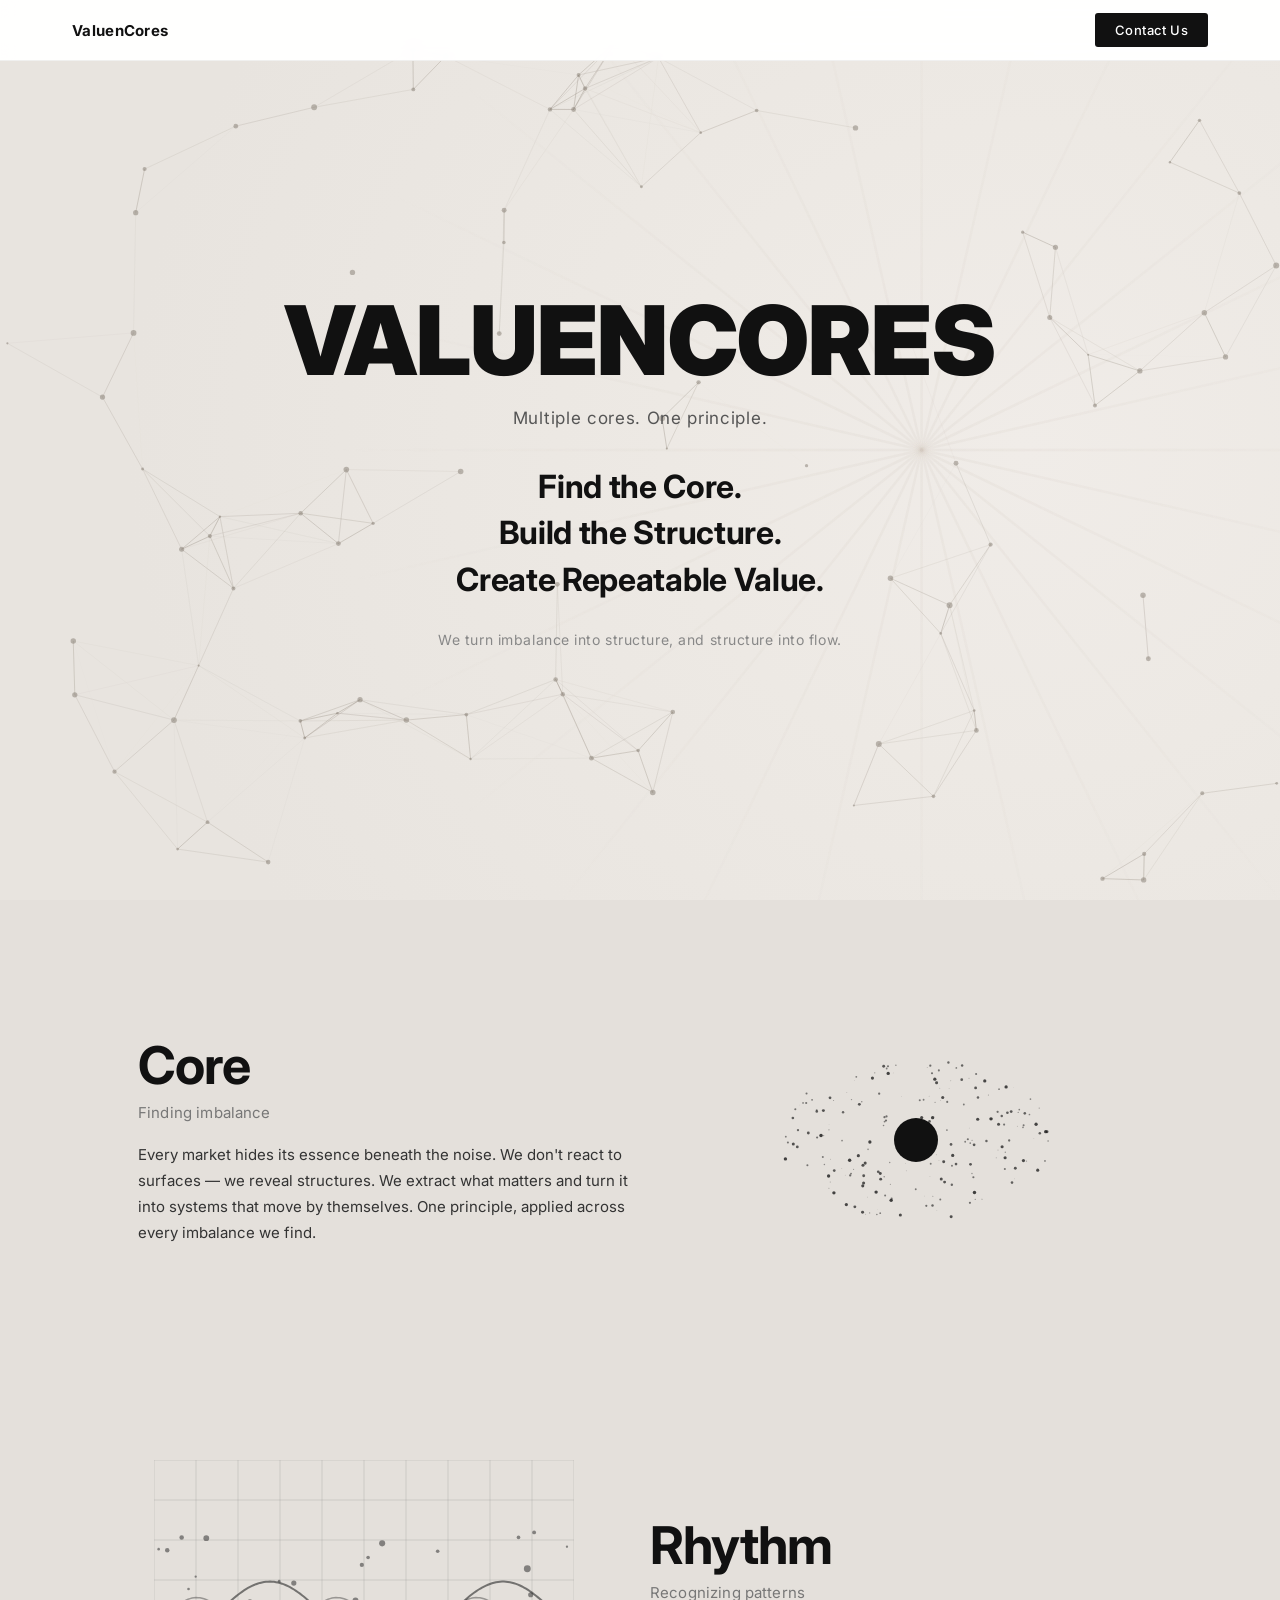
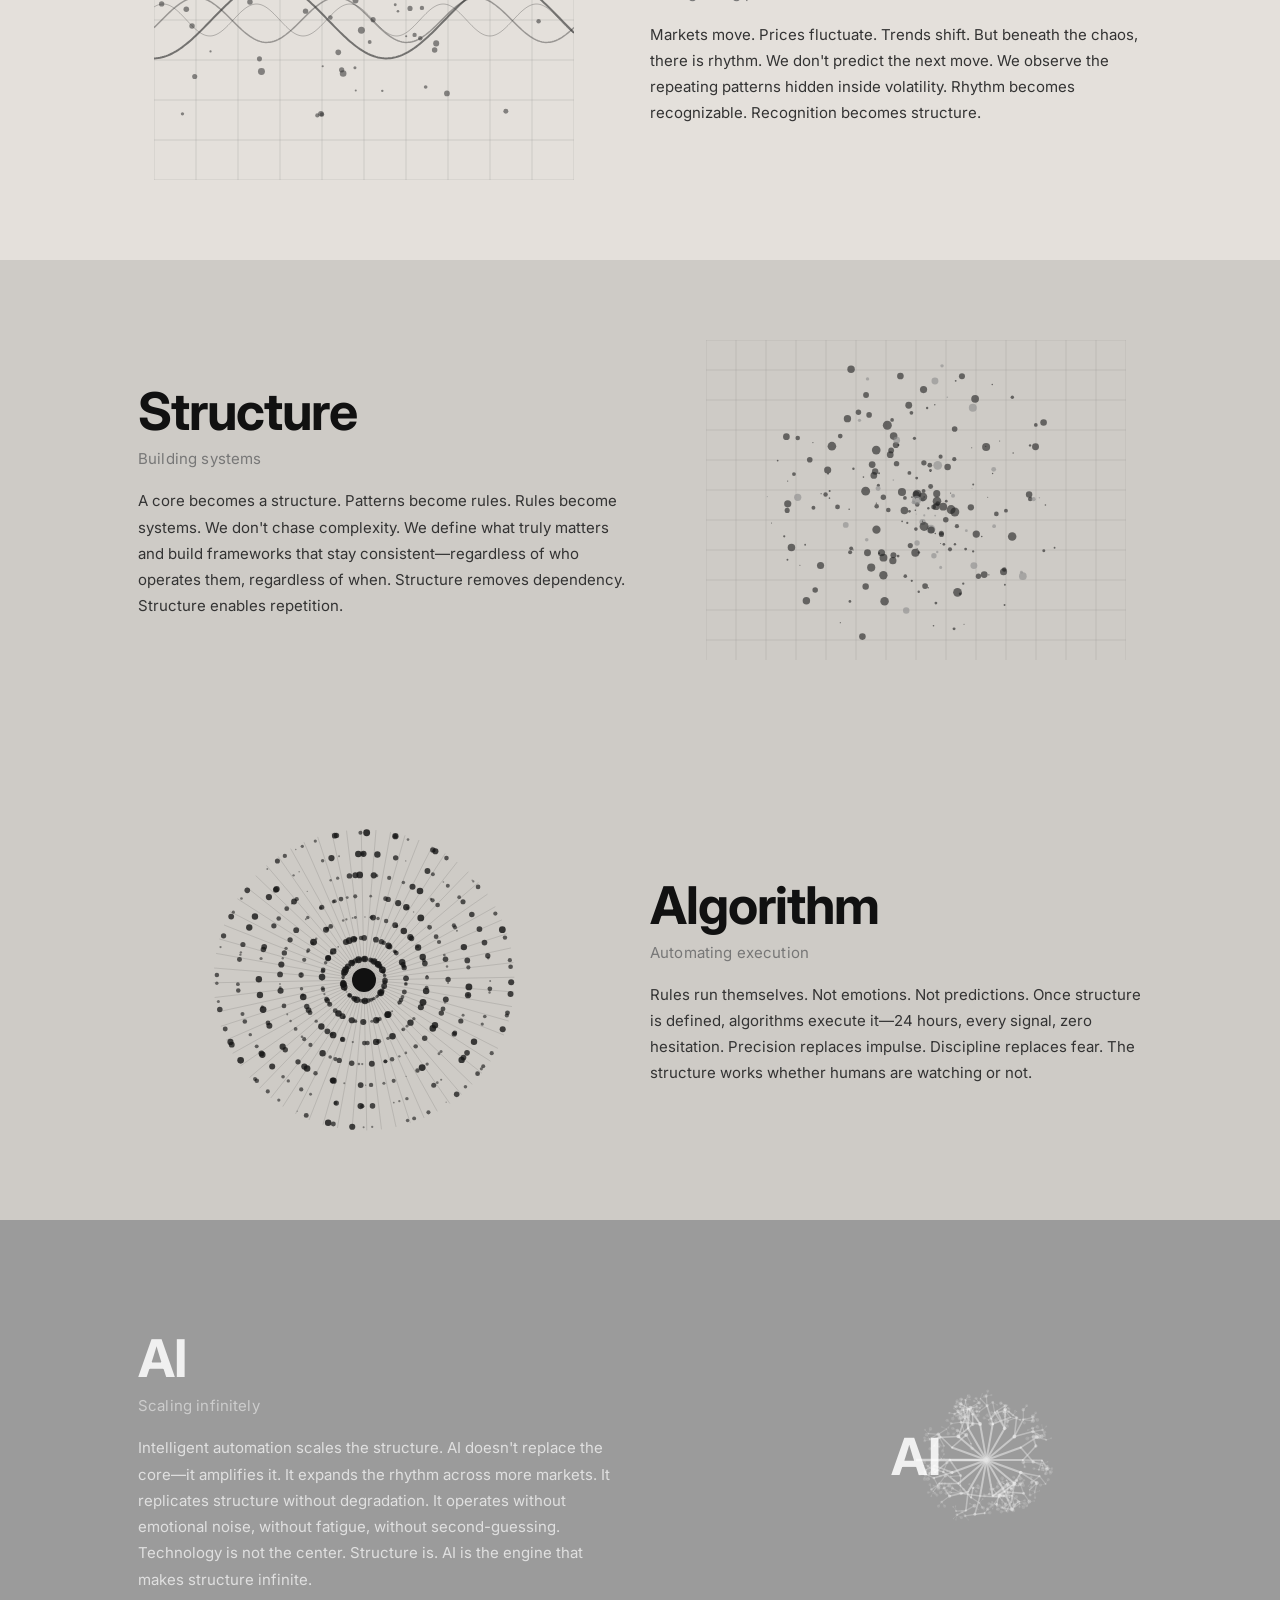
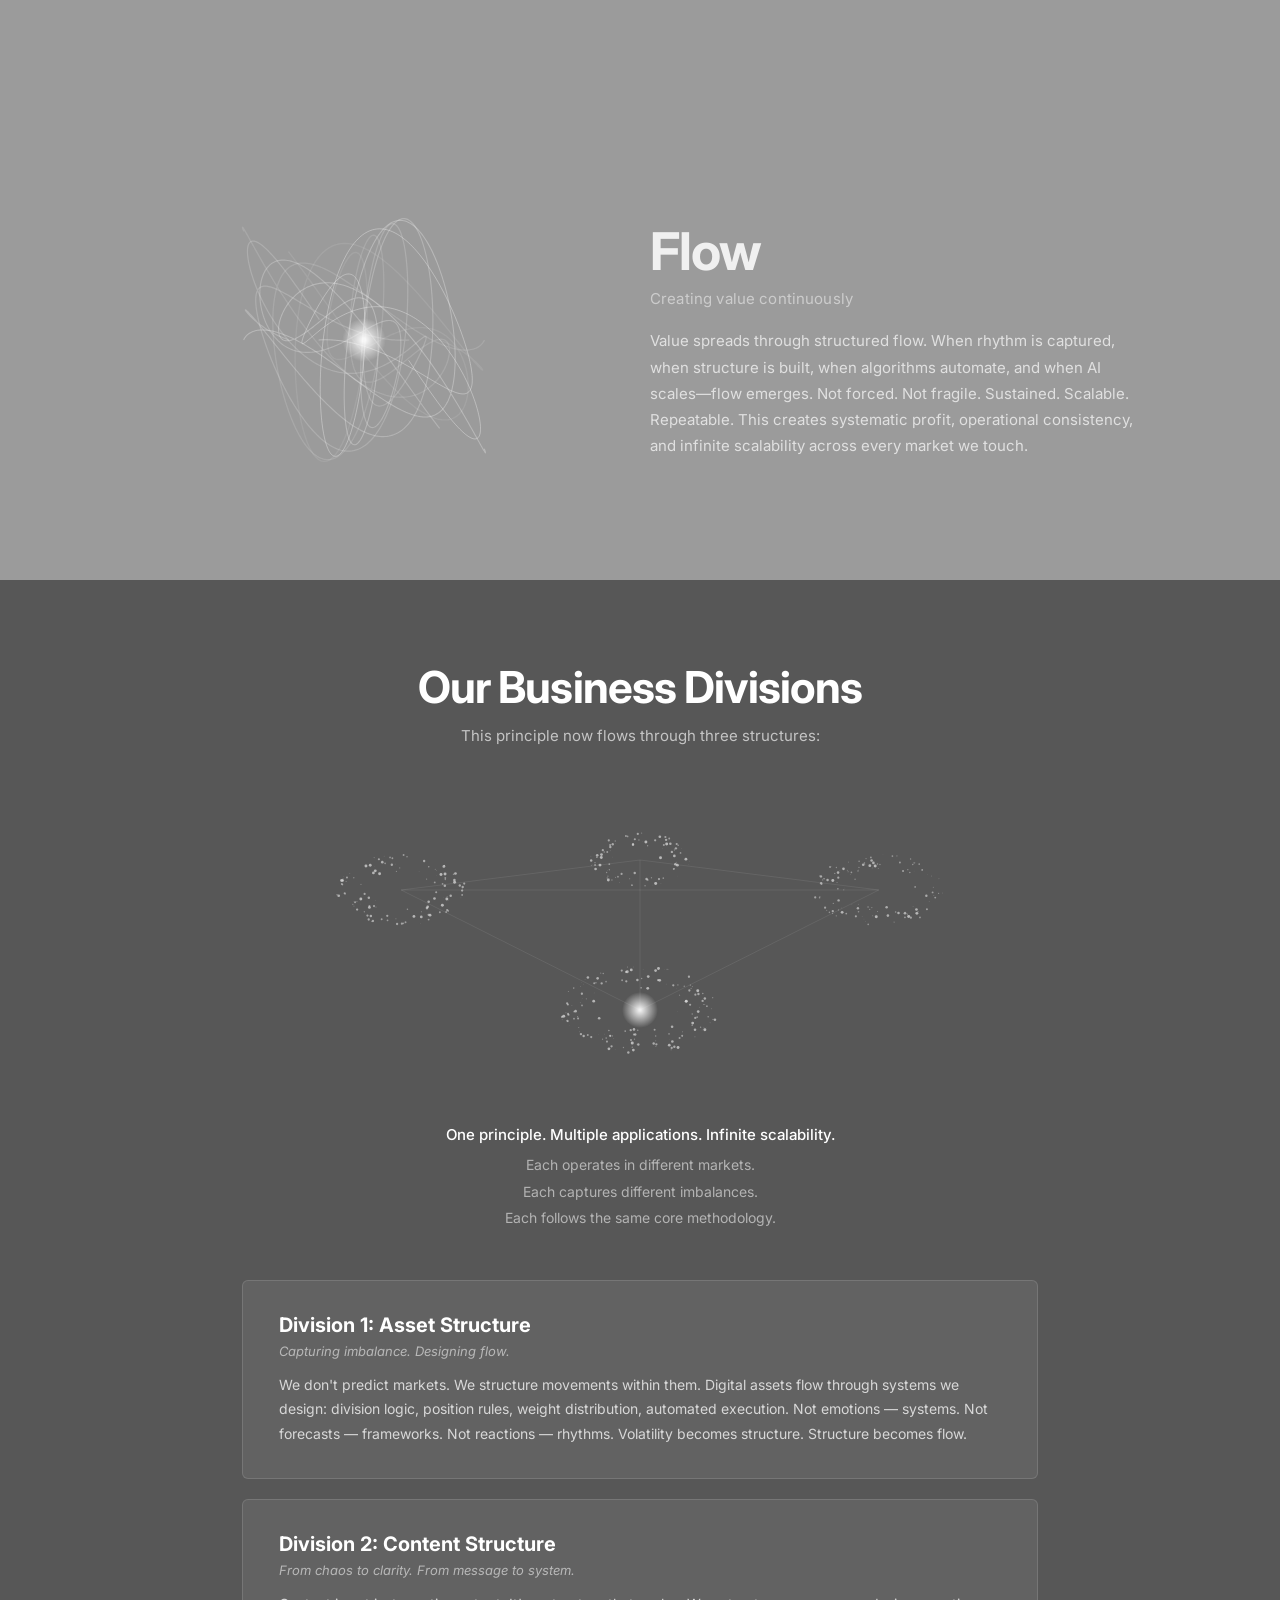
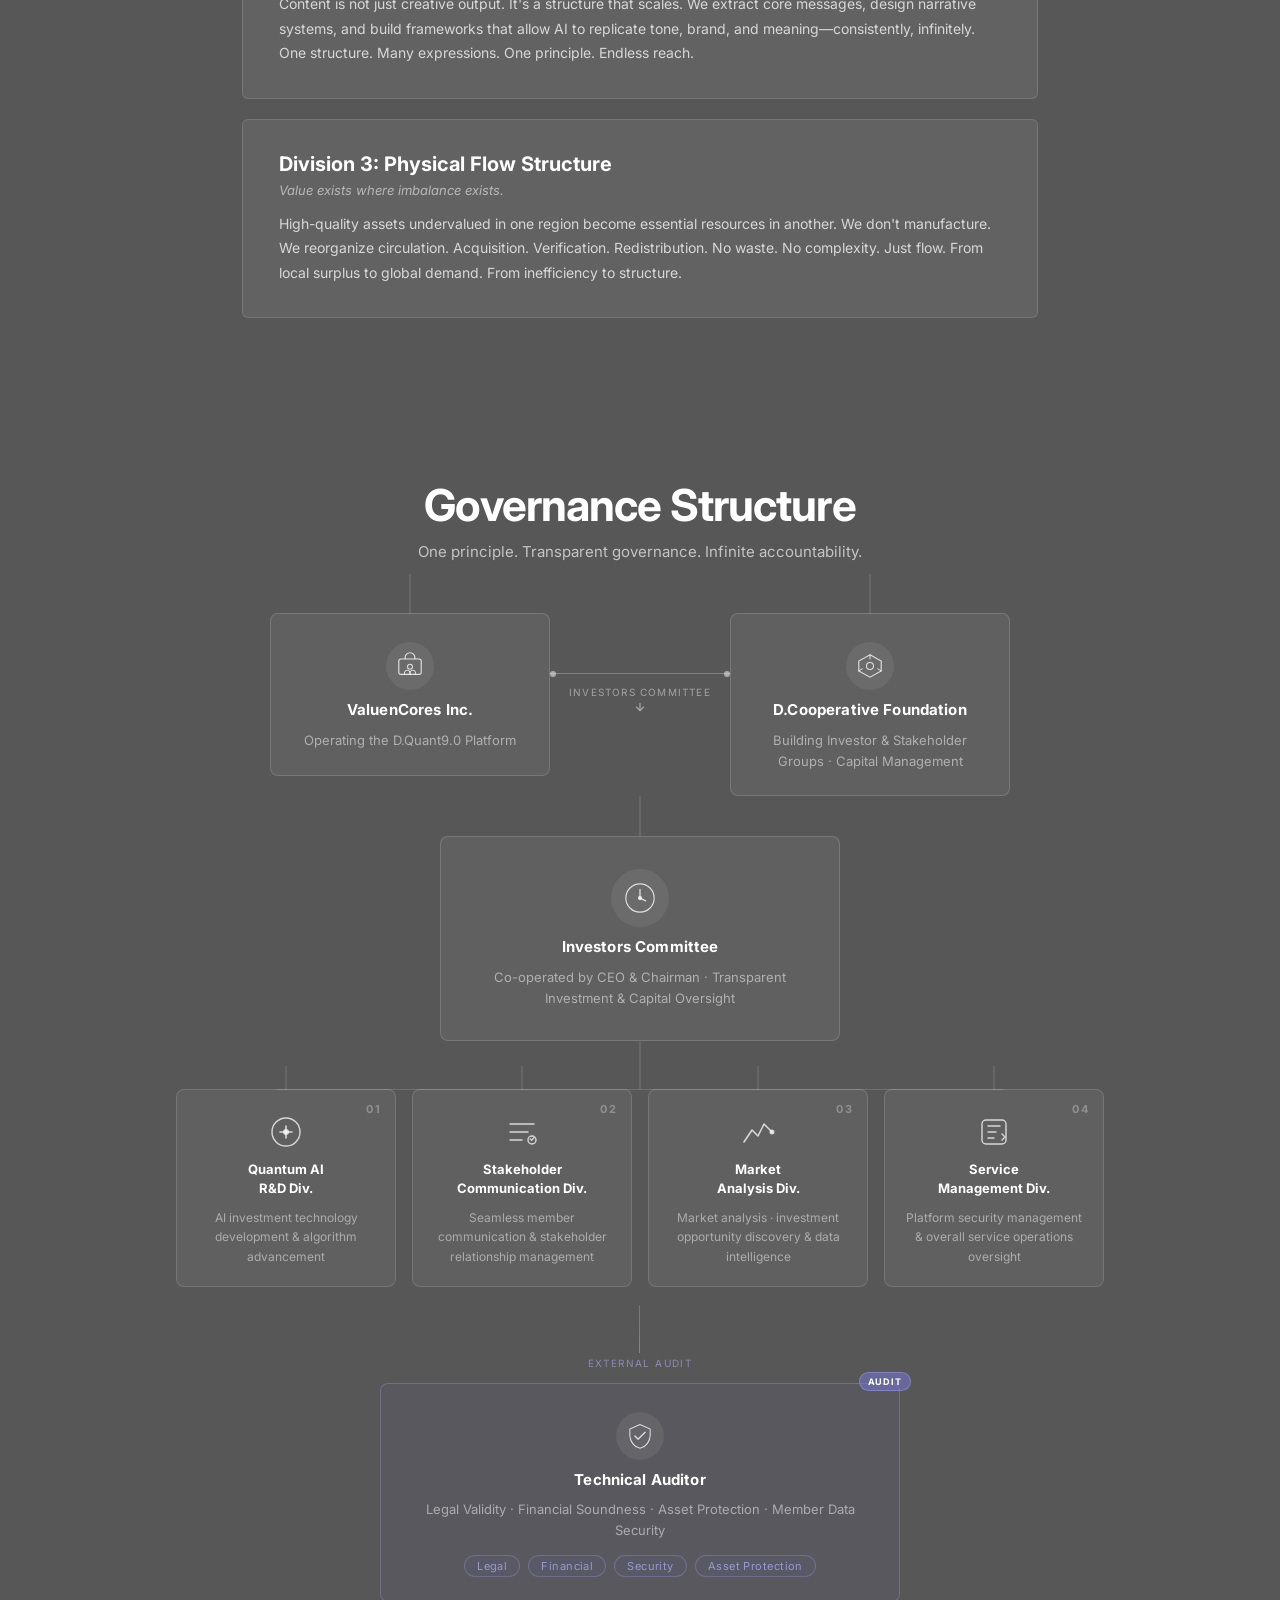
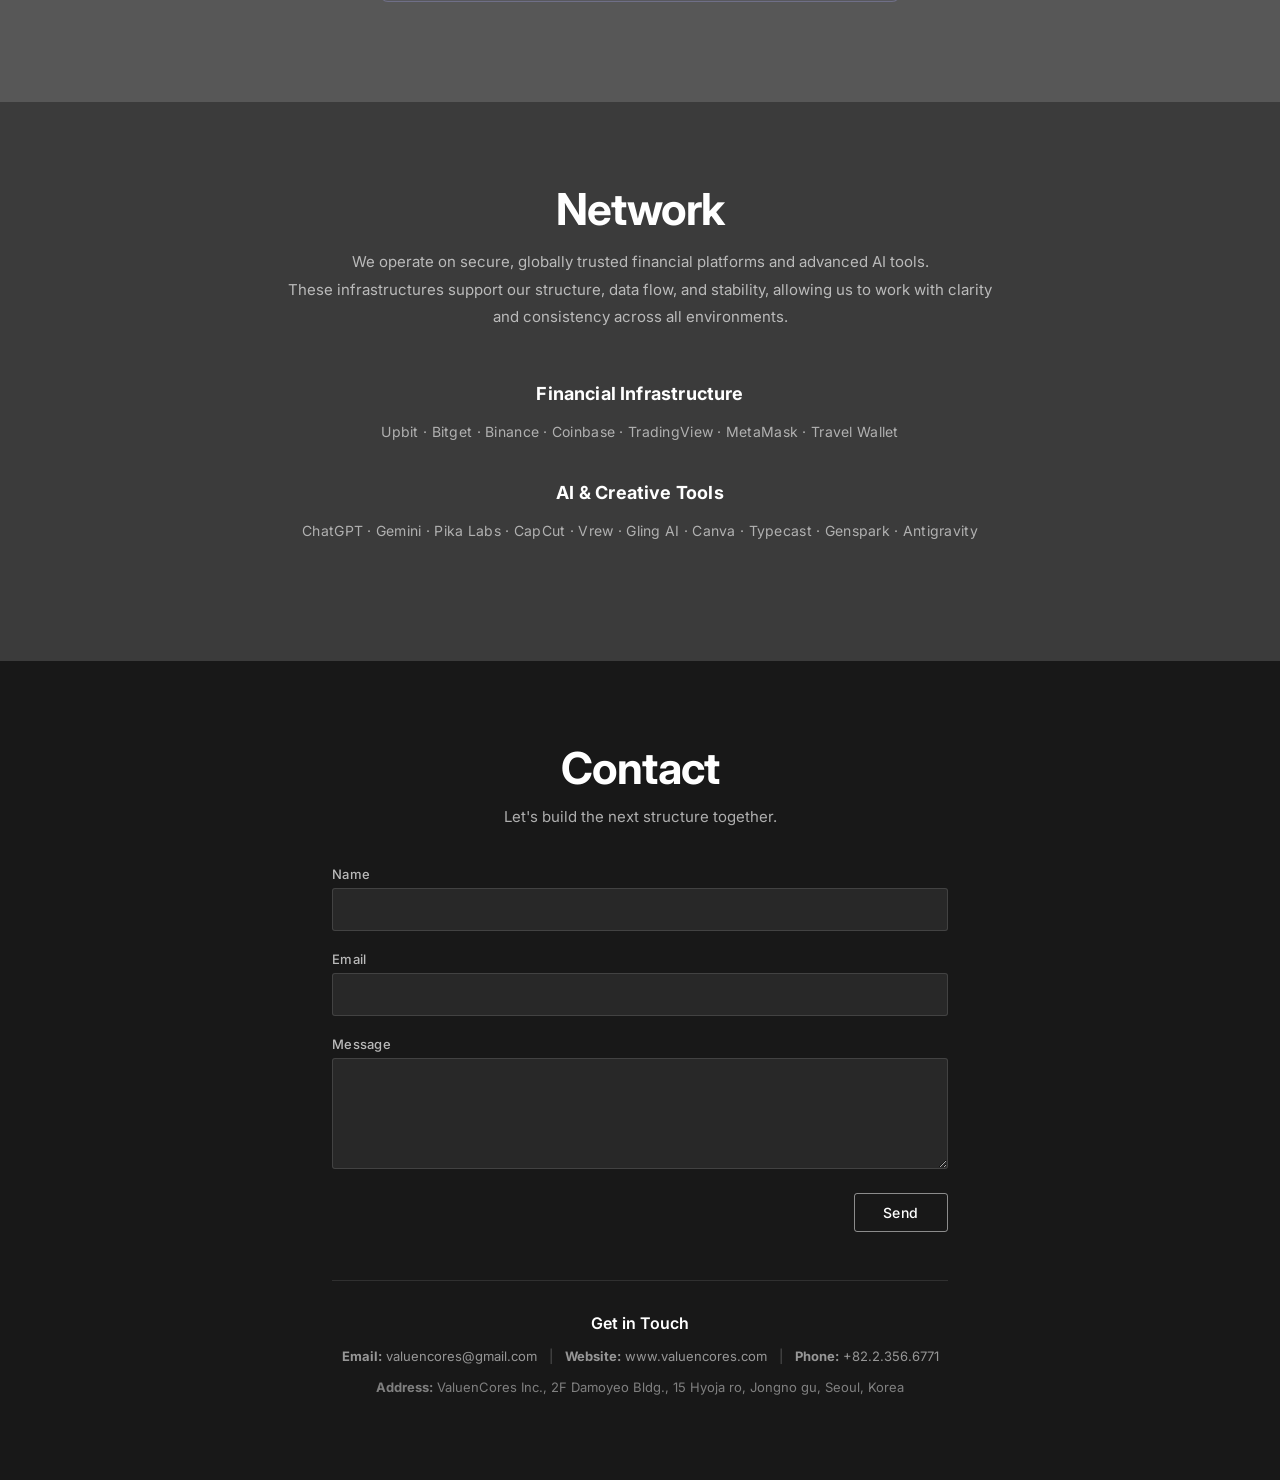
<file: index.html>
<!DOCTYPE html>
<html lang="en">
<head>
  <meta charset="UTF-8" />
  <meta name="viewport" content="width=device-width, initial-scale=1.0" />
  <title>ValuenCores — Multiple cores. One principle.</title>

  <!-- ═══════════════════════════════════════════
       SEO & Social Share Meta Tags
       (Open Graph / KakaoTalk / Twitter Card)
  ═══════════════════════════════════════════ -->

  <!-- 기본 SEO -->
  <meta name="description" content="ValuenCores — We turn imbalance into structure, and structure into flow. Find the Core. Build the Structure. Create Repeatable Value." />
  <meta name="keywords" content="ValuenCores, D.Quant9.0, asset structure, content structure, flow, algorithm, AI investment" />
  <meta name="author" content="ValuenCores Inc." />

  <!-- Open Graph (카카오톡 · Facebook · 슬랙 등 모든 SNS 공유용) -->
  <meta property="og:type"        content="website" />
  <meta property="og:site_name"   content="ValuenCores" />
  <meta property="og:title"       content="ValuenCores — Multiple cores. One principle." />
  <meta property="og:description" content="We turn imbalance into structure, and structure into flow. Find the Core. Build the Structure. Create Repeatable Value." />
  <meta property="og:image"       content="images/og-thumbnail.jpg" />
  <meta property="og:image:width"  content="1365" />
  <meta property="og:image:height" content="768" />
  <meta property="og:image:alt"   content="ValuenCores — Multiple cores. One principle." />
  <meta property="og:url"         content="https://www.valuencores.com/" />
  <meta property="og:locale"      content="en_US" />

  <!-- Twitter Card (트위터 / X 공유용) -->
  <meta name="twitter:card"        content="summary_large_image" />
  <meta name="twitter:title"       content="ValuenCores — Multiple cores. One principle." />
  <meta name="twitter:description" content="We turn imbalance into structure, and structure into flow." />
  <meta name="twitter:image"       content="images/og-thumbnail.jpg" />
  <meta name="twitter:image:alt"   content="ValuenCores — Multiple cores. One principle." />

  <!-- 카카오톡 추가 권장 태그 -->
  <meta property="og:image:type"   content="image/jpeg" />

  <link rel="preconnect" href="https://fonts.googleapis.com" />
  <link rel="preconnect" href="https://fonts.gstatic.com" crossorigin />
  <link href="https://fonts.googleapis.com/css2?family=Inter:wght@300;400;500;600;700;800;900&display=swap" rel="stylesheet" />
  <link rel="stylesheet" href="css/style.css" />
</head>
<body>

  <!-- ═══════════════════════════════════════════
       NAVIGATION
  ═══════════════════════════════════════════ -->
  <nav id="navbar">
    <div class="nav-inner">
      <a href="#hero" class="nav-logo">ValuenCores</a>
      <a href="#contact" class="nav-cta">Contact Us</a>
    </div>
  </nav>

  <!-- ═══════════════════════════════════════════
       SECTION 1 — HERO
  ═══════════════════════════════════════════ -->
  <section id="hero" class="hero-section">
    <canvas id="hero-canvas"></canvas>
    <div class="hero-content">
      <h1 class="hero-title">VALUENCORES</h1>
      <p class="hero-sub">Multiple cores. One principle.</p>
      <div class="hero-tagline">
        <p>Find the Core.</p>
        <p>Build the Structure.</p>
        <p>Create Repeatable Value.</p>
      </div>
      <p class="hero-desc">We turn imbalance into structure, and structure into flow.</p>
    </div>
  </section>

  <!-- ═══════════════════════════════════════════
       SECTION 2 — CORE (light gray)
  ═══════════════════════════════════════════ -->
  <section id="core" class="content-section bg-light-gray">
    <div class="section-inner layout-text-right">
      <div class="text-block">
        <h2 class="section-title">Core</h2>
        <p class="section-subtitle">Finding imbalance</p>
        <p class="section-body">
          Every market hides its essence beneath the noise. We don't react to
          surfaces — we reveal structures. We extract what matters and turn it
          into systems that move by themselves. One principle, applied across
          every imbalance we find.
        </p>
      </div>
      <div class="visual-block">
        <canvas class="section-canvas" id="core-canvas"></canvas>
      </div>
    </div>
  </section>

  <!-- ═══════════════════════════════════════════
       SECTION 3 — RHYTHM (light gray)
  ═══════════════════════════════════════════ -->
  <section id="rhythm" class="content-section bg-light-gray">
    <div class="section-inner layout-image-left">
      <div class="visual-block">
        <canvas class="section-canvas" id="rhythm-canvas"></canvas>
      </div>
      <div class="text-block">
        <h2 class="section-title">Rhythm</h2>
        <p class="section-subtitle">Recognizing patterns</p>
        <p class="section-body">
          Markets move. Prices fluctuate. Trends shift. But beneath the chaos,
          there is rhythm. We don't predict the next move. We observe the
          repeating patterns hidden inside volatility. Rhythm becomes
          recognizable. Recognition becomes structure.
        </p>
      </div>
    </div>
  </section>

  <!-- ═══════════════════════════════════════════
       SECTION 4 — STRUCTURE (medium gray)
  ═══════════════════════════════════════════ -->
  <section id="structure" class="content-section bg-mid-gray">
    <div class="section-inner layout-text-right">
      <div class="text-block">
        <h2 class="section-title">Structure</h2>
        <p class="section-subtitle">Building systems</p>
        <p class="section-body">
          A core becomes a structure. Patterns become rules. Rules become
          systems. We don't chase complexity. We define what truly matters
          and build frameworks that stay consistent—regardless of who
          operates them, regardless of when. Structure removes dependency.
          Structure enables repetition.
        </p>
      </div>
      <div class="visual-block">
        <canvas class="section-canvas" id="structure-canvas"></canvas>
      </div>
    </div>
  </section>

  <!-- ═══════════════════════════════════════════
       SECTION 5 — ALGORITHM (medium gray)
  ═══════════════════════════════════════════ -->
  <section id="algorithm" class="content-section bg-mid-gray">
    <div class="section-inner layout-image-left">
      <div class="visual-block">
        <canvas class="section-canvas" id="algorithm-canvas"></canvas>
      </div>
      <div class="text-block">
        <h2 class="section-title">Algorithm</h2>
        <p class="section-subtitle">Automating execution</p>
        <p class="section-body">
          Rules run themselves. Not emotions. Not predictions. Once
          structure is defined, algorithms execute it—24 hours, every signal,
          zero hesitation. Precision replaces impulse. Discipline replaces fear.
          The structure works whether humans are watching or not.
        </p>
      </div>
    </div>
  </section>

  <!-- ═══════════════════════════════════════════
       SECTION 6 — AI (darker gray)
  ═══════════════════════════════════════════ -->
  <section id="ai" class="content-section bg-dark-gray">
    <div class="section-inner layout-text-right">
      <div class="text-block text-light">
        <h2 class="section-title">AI</h2>
        <p class="section-subtitle">Scaling infinitely</p>
        <p class="section-body">
          Intelligent automation scales the structure. AI doesn't replace the
          core—it amplifies it. It expands the rhythm across more markets. It
          replicates structure without degradation. It operates without
          emotional noise, without fatigue, without second-guessing.
          Technology is not the center. Structure is. AI is the engine that
          makes structure infinite.
        </p>
      </div>
      <div class="visual-block">
        <canvas class="section-canvas" id="ai-canvas"></canvas>
      </div>
    </div>
  </section>

  <!-- ═══════════════════════════════════════════
       SECTION 7 — FLOW (darker gray)
  ═══════════════════════════════════════════ -->
  <section id="flow" class="content-section bg-dark-gray">
    <div class="section-inner layout-image-left">
      <div class="visual-block">
        <canvas class="section-canvas" id="flow-canvas"></canvas>
      </div>
      <div class="text-block text-light">
        <h2 class="section-title">Flow</h2>
        <p class="section-subtitle">Creating value continuously</p>
        <p class="section-body">
          Value spreads through structured flow. When rhythm is captured,
          when structure is built, when algorithms automate, and when AI
          scales—flow emerges. Not forced. Not fragile. Sustained. Scalable.
          Repeatable. This creates systematic profit, operational consistency,
          and infinite scalability across every market we touch.
        </p>
      </div>
    </div>
  </section>

  <!-- ═══════════════════════════════════════════
       SECTION 8 — BUSINESS DIVISIONS
  ═══════════════════════════════════════════ -->
  <section id="divisions" class="content-section bg-darker-gray">
    <div class="divisions-inner">
      <h2 class="section-center-title text-white">Our Business Divisions</h2>
      <p class="section-center-sub text-white-dim">This principle now flows through three structures:</p>

      <!-- Orb animation -->
      <div class="orbs-container">
        <canvas id="orbs-canvas"></canvas>
      </div>

      <div class="divisions-desc">
        <p class="text-white-center">One principle. Multiple applications. Infinite scalability.</p>
        <p class="text-white-dim-center">Each operates in different markets.</p>
        <p class="text-white-dim-center">Each captures different imbalances.</p>
        <p class="text-white-dim-center">Each follows the same core methodology.</p>
      </div>

      <div class="divisions-cards">
        <div class="division-card">
          <h3>Division 1: Asset Structure</h3>
          <p class="card-sub">Capturing imbalance. Designing flow.</p>
          <p class="card-body">
            We don't predict markets. We structure movements within them. Digital assets flow through systems we design: division
            logic, position rules, weight distribution, automated execution. Not emotions — systems. Not forecasts — frameworks.
            Not reactions — rhythms. Volatility becomes structure. Structure becomes flow.
          </p>
        </div>
        <div class="division-card">
          <h3>Division 2: Content Structure</h3>
          <p class="card-sub">From chaos to clarity. From message to system.</p>
          <p class="card-body">
            Content is not just creative output. It's a structure that scales. We extract core messages, design narrative systems, and
            build frameworks that allow AI to replicate tone, brand, and meaning—consistently, infinitely. One structure. Many
            expressions. One principle. Endless reach.
          </p>
        </div>
        <div class="division-card">
          <h3>Division 3: Physical Flow Structure</h3>
          <p class="card-sub">Value exists where imbalance exists.</p>
          <p class="card-body">
            High-quality assets undervalued in one region become essential resources in another. We don't manufacture. We
            reorganize circulation. Acquisition. Verification. Redistribution. No waste. No complexity. Just flow. From local surplus to
            global demand. From inefficiency to structure.
          </p>
        </div>
      </div>
    </div>
  </section>

  <!-- ═══════════════════════════════════════════
       SECTION 9 — GOVERNANCE STRUCTURE
  ═══════════════════════════════════════════ -->
  <section id="governance" class="content-section bg-darker-gray">
    <div class="gov-wrapper">

      <!-- Section Title -->
      <h2 class="section-center-title text-white gov-title">Governance Structure</h2>
      <p class="section-center-sub text-white-dim gov-sub">
        One principle. Transparent governance. Infinite accountability.
      </p>

      <!-- ──────────────────────────────────────────
           TIER 1 : 두 법인 (수평 병렬)
      ────────────────────────────────────────── -->
      <div class="gov-tier gov-tier-1">

        <!-- ValuenCores Inc. Node -->
        <div class="gov-node node-corp" data-aos="0">
          <div class="node-icon">
            <svg viewBox="0 0 40 40" fill="none" xmlns="http://www.w3.org/2000/svg">
              <rect x="4" y="10" width="32" height="22" rx="3" stroke="currentColor" stroke-width="1.6"/>
              <path d="M13 10V8a7 7 0 0114 0v2" stroke="currentColor" stroke-width="1.6"/>
              <circle cx="20" cy="21" r="3.5" stroke="currentColor" stroke-width="1.5"/>
              <path d="M12 32v-2a4 4 0 018 0v2M20 32v-2a4 4 0 018 0v2" stroke="currentColor" stroke-width="1.4" stroke-linecap="round"/>
            </svg>
          </div>
          <p class="node-label-main">ValuenCores Inc.</p>
          <p class="node-label-sub">Operating the D.Quant9.0 Platform</p>
        </div>

        <!-- Center Connector -->
        <div class="tier1-connector">
          <div class="connector-line-h"></div>
          <div class="connector-down-arrow">
            <span>Investors Committee</span>
            <svg class="arrow-icon" viewBox="0 0 20 10"><path d="M10 0 L10 8 M6 4 L10 8 L14 4" stroke="currentColor" stroke-width="1.5" fill="none" stroke-linecap="round" stroke-linejoin="round"/></svg>
          </div>
        </div>

        <!-- D.Cooperative Foundation Node -->
        <div class="gov-node node-corp" data-aos="1">
          <div class="node-icon">
            <svg viewBox="0 0 40 40" fill="none" xmlns="http://www.w3.org/2000/svg">
              <path d="M20 4L36 13v14L20 36 4 27V13L20 4z" stroke="currentColor" stroke-width="1.6"/>
              <circle cx="20" cy="20" r="5" stroke="currentColor" stroke-width="1.5"/>
              <path d="M20 4v6M36 27l-5-3M4 27l5-3" stroke="currentColor" stroke-width="1.4" stroke-linecap="round"/>
            </svg>
          </div>
          <p class="node-label-main">D.Cooperative Foundation</p>
          <p class="node-label-sub">Building Investor &amp; Stakeholder Groups · Capital Management</p>
        </div>

      </div><!-- /tier-1 -->

      <!-- TIER 2 : Investors Committee -->
      <div class="gov-tier gov-tier-2">
        <div class="gov-node node-committee">
          <div class="node-icon node-icon-lg">
            <svg viewBox="0 0 48 48" fill="none" xmlns="http://www.w3.org/2000/svg">
              <circle cx="24" cy="24" r="20" stroke="currentColor" stroke-width="1.6"/>
              <path d="M24 12v12l8 4" stroke="currentColor" stroke-width="1.8" stroke-linecap="round"/>
              <circle cx="24" cy="24" r="3" fill="currentColor"/>
            </svg>
          </div>
          <p class="node-label-main">Investors Committee</p>
          <p class="node-label-sub">Co-operated by CEO &amp; Chairman · Transparent Investment &amp; Capital Oversight</p>
        </div>
      </div><!-- /tier-2 -->

      <!-- TIER 3 : Four Divisions -->
      <div class="gov-tier gov-tier-3">
        <div class="div-card-row">

          <div class="div-card" style="--delay:0ms">
            <div class="div-card-num">01</div>
            <div class="div-card-icon">
              <svg viewBox="0 0 36 36" fill="none"><circle cx="18" cy="18" r="14" stroke="currentColor" stroke-width="1.4"/><path d="M12 18h12M18 12v12" stroke="currentColor" stroke-width="1.6" stroke-linecap="round"/><circle cx="18" cy="18" r="3" fill="currentColor"/></svg>
            </div>
            <p class="div-card-title">Quantum AI<br/>R&amp;D Div.</p>
            <p class="div-card-desc">AI investment technology development &amp; algorithm advancement</p>
          </div>

          <div class="div-card" style="--delay:100ms">
            <div class="div-card-num">02</div>
            <div class="div-card-icon">
              <svg viewBox="0 0 36 36" fill="none"><path d="M6 10h24M6 18h18M6 26h12" stroke="currentColor" stroke-width="1.5" stroke-linecap="round"/><circle cx="28" cy="26" r="4" stroke="currentColor" stroke-width="1.4"/><path d="M26.4 25l1.2 1.2 2.4-2.4" stroke="currentColor" stroke-width="1.3" stroke-linecap="round" stroke-linejoin="round"/></svg>
            </div>
            <p class="div-card-title">Stakeholder<br/>Communication Div.</p>
            <p class="div-card-desc">Seamless member communication &amp; stakeholder relationship management</p>
          </div>

          <div class="div-card" style="--delay:200ms">
            <div class="div-card-num">03</div>
            <div class="div-card-icon">
              <svg viewBox="0 0 36 36" fill="none"><polyline points="4,28 12,16 18,22 24,10 32,18" stroke="currentColor" stroke-width="1.6" stroke-linecap="round" stroke-linejoin="round" fill="none"/><circle cx="32" cy="18" r="2.5" fill="currentColor"/></svg>
            </div>
            <p class="div-card-title">Market<br/>Analysis Div.</p>
            <p class="div-card-desc">Market analysis · investment opportunity discovery &amp; data intelligence</p>
          </div>

          <div class="div-card" style="--delay:300ms">
            <div class="div-card-num">04</div>
            <div class="div-card-icon">
              <svg viewBox="0 0 36 36" fill="none"><rect x="6" y="6" width="24" height="24" rx="4" stroke="currentColor" stroke-width="1.4"/><path d="M12 12h12M12 18h8M12 24h6" stroke="currentColor" stroke-width="1.4" stroke-linecap="round"/><path d="M26 20l3 3-3 3" stroke="currentColor" stroke-width="1.4" stroke-linecap="round" stroke-linejoin="round"/></svg>
            </div>
            <p class="div-card-title">Service<br/>Management Div.</p>
            <p class="div-card-desc">Platform security management &amp; overall service operations oversight</p>
          </div>

        </div><!-- /div-card-row -->
      </div><!-- /tier-3 -->

      <!-- TIER 4 : Technical Auditor (External Audit) -->
      <div class="gov-tier gov-tier-4">
        <div class="audit-connector">
          <div class="audit-line"></div>
          <span class="audit-label-top">External Audit</span>
        </div>
        <div class="gov-node node-audit">
          <div class="audit-badge">AUDIT</div>
          <div class="node-icon">
            <svg viewBox="0 0 44 44" fill="none" xmlns="http://www.w3.org/2000/svg">
              <path d="M22 4L6 11v10c0 9.4 6.8 18.2 16 20.4C31.2 39.2 38 30.4 38 21V11L22 4z" stroke="currentColor" stroke-width="1.6"/>
              <path d="M14 22l5 5 11-11" stroke="currentColor" stroke-width="2" stroke-linecap="round" stroke-linejoin="round"/>
            </svg>
          </div>
          <p class="node-label-main">Technical Auditor</p>
          <p class="node-label-sub">Legal Validity · Financial Soundness · Asset Protection · Member Data Security</p>
          <div class="audit-tags">
            <span>Legal</span>
            <span>Financial</span>
            <span>Security</span>
            <span>Asset Protection</span>
          </div>
        </div>
      </div><!-- /tier-4 -->

    </div><!-- /gov-wrapper -->
  </section>

  <!-- ═══════════════════════════════════════════
       SECTION 10 — NETWORK
  ═══════════════════════════════════════════ -->
  <section id="network" class="content-section bg-darkest">
    <div class="network-inner">
      <h2 class="section-center-title text-white">Network</h2>
      <p class="network-desc text-white-dim">
        We operate on secure, globally trusted financial platforms and advanced AI tools.<br />
        These infrastructures support our structure, data flow, and stability, allowing us to work with clarity<br />
        and consistency across all environments.
      </p>
      <div class="network-group">
        <h4 class="network-group-title">Financial Infrastructure</h4>
        <p class="network-items">Upbit · Bitget · Binance · Coinbase · TradingView · MetaMask · Travel Wallet</p>
      </div>
      <div class="network-group">
        <h4 class="network-group-title">AI &amp; Creative Tools</h4>
        <p class="network-items">ChatGPT · Gemini · Pika Labs · CapCut · Vrew · Gling AI · Canva · Typecast · Genspark · Antigravity</p>
      </div>
    </div>
  </section>

  <!-- ═══════════════════════════════════════════
       SECTION 11 — CONTACT
  ═══════════════════════════════════════════ -->
  <section id="contact" class="content-section bg-near-black">
    <div class="contact-inner">
      <h2 class="section-center-title text-white">Contact</h2>
      <p class="contact-tagline text-white-dim">Let's build the next structure together.</p>

      <form class="contact-form" id="contact-form">
        <div class="form-group">
          <label for="name">Name</label>
          <input type="text" id="name" name="name" autocomplete="off" />
        </div>
        <div class="form-group">
          <label for="email">Email</label>
          <input type="email" id="email" name="email" autocomplete="off" />
        </div>
        <div class="form-group">
          <label for="message">Message</label>
          <textarea id="message" name="message" rows="5"></textarea>
        </div>
        <div class="form-submit">
          <button type="submit" class="btn-send">Send</button>
        </div>
      </form>

      <div class="contact-info">
        <h4 class="text-white">Get in Touch</h4>
        <p class="contact-details">
          <span><strong>Email:</strong> valuencores@gmail.com</span>
          <span class="sep">|</span>
          <span><strong>Website:</strong> www.valuencores.com</span>
          <span class="sep">|</span>
          <span><strong>Phone:</strong> +82.2.356.6771</span>
        </p>
        <p class="contact-address">
          <strong>Address:</strong> ValuenCores Inc., 2F Damoyeo Bldg., 15 Hyoja ro, Jongno gu, Seoul, Korea
        </p>
      </div>
    </div>
  </section>

  <script src="js/canvas-animations.js"></script>
  <script src="js/main.js"></script>
</body>
</html>
</file>
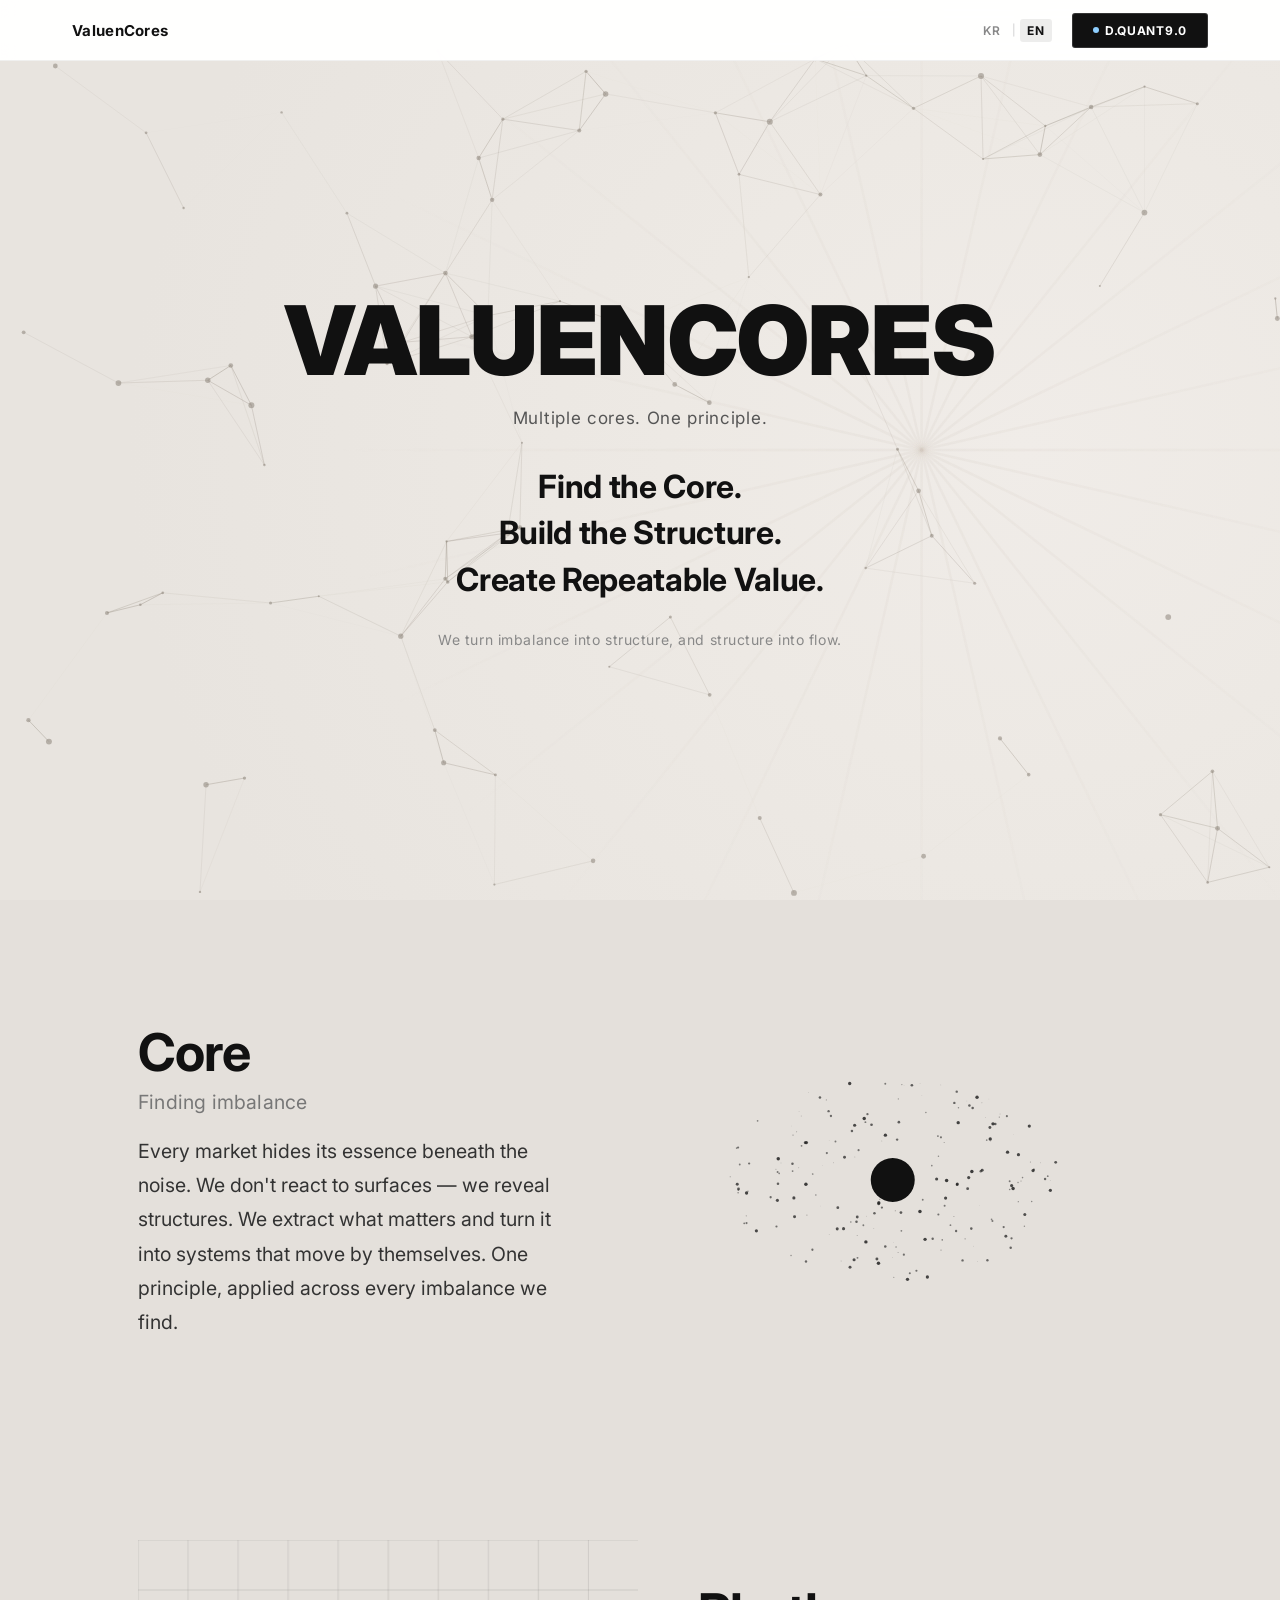
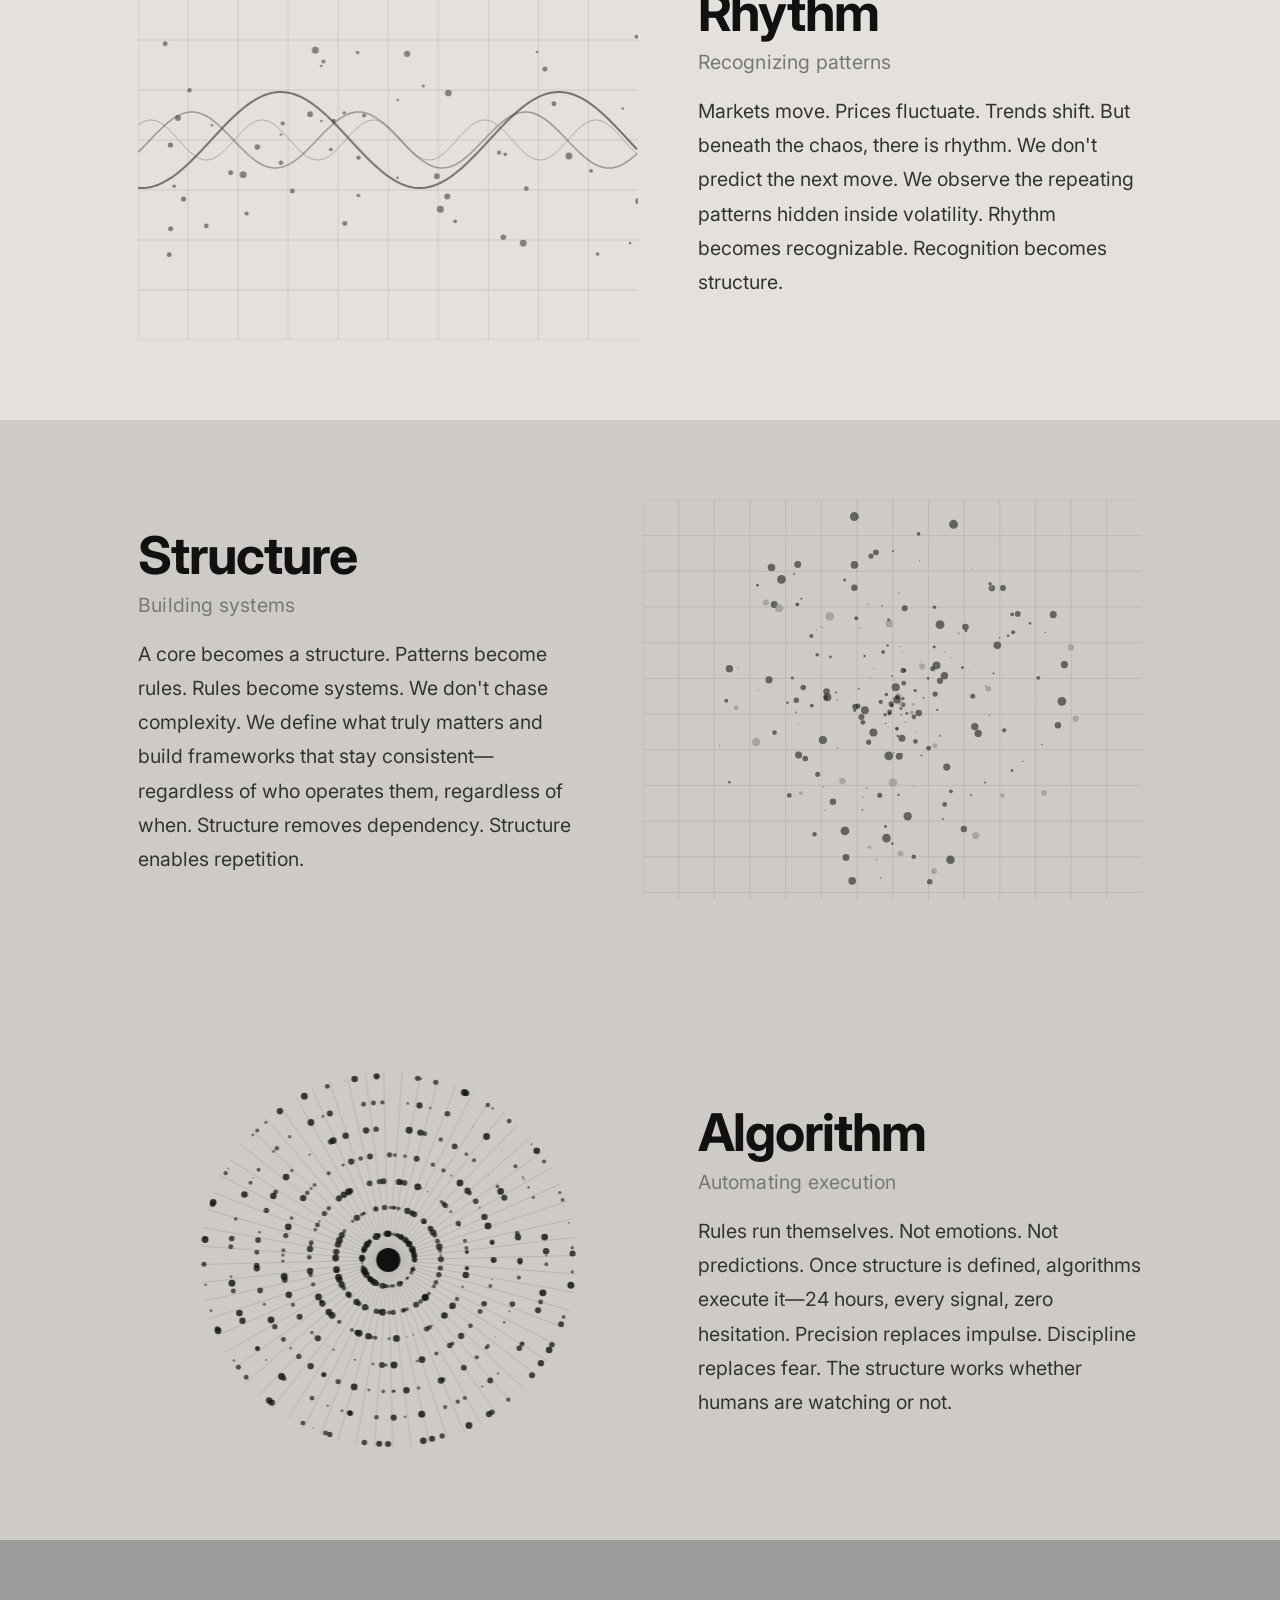
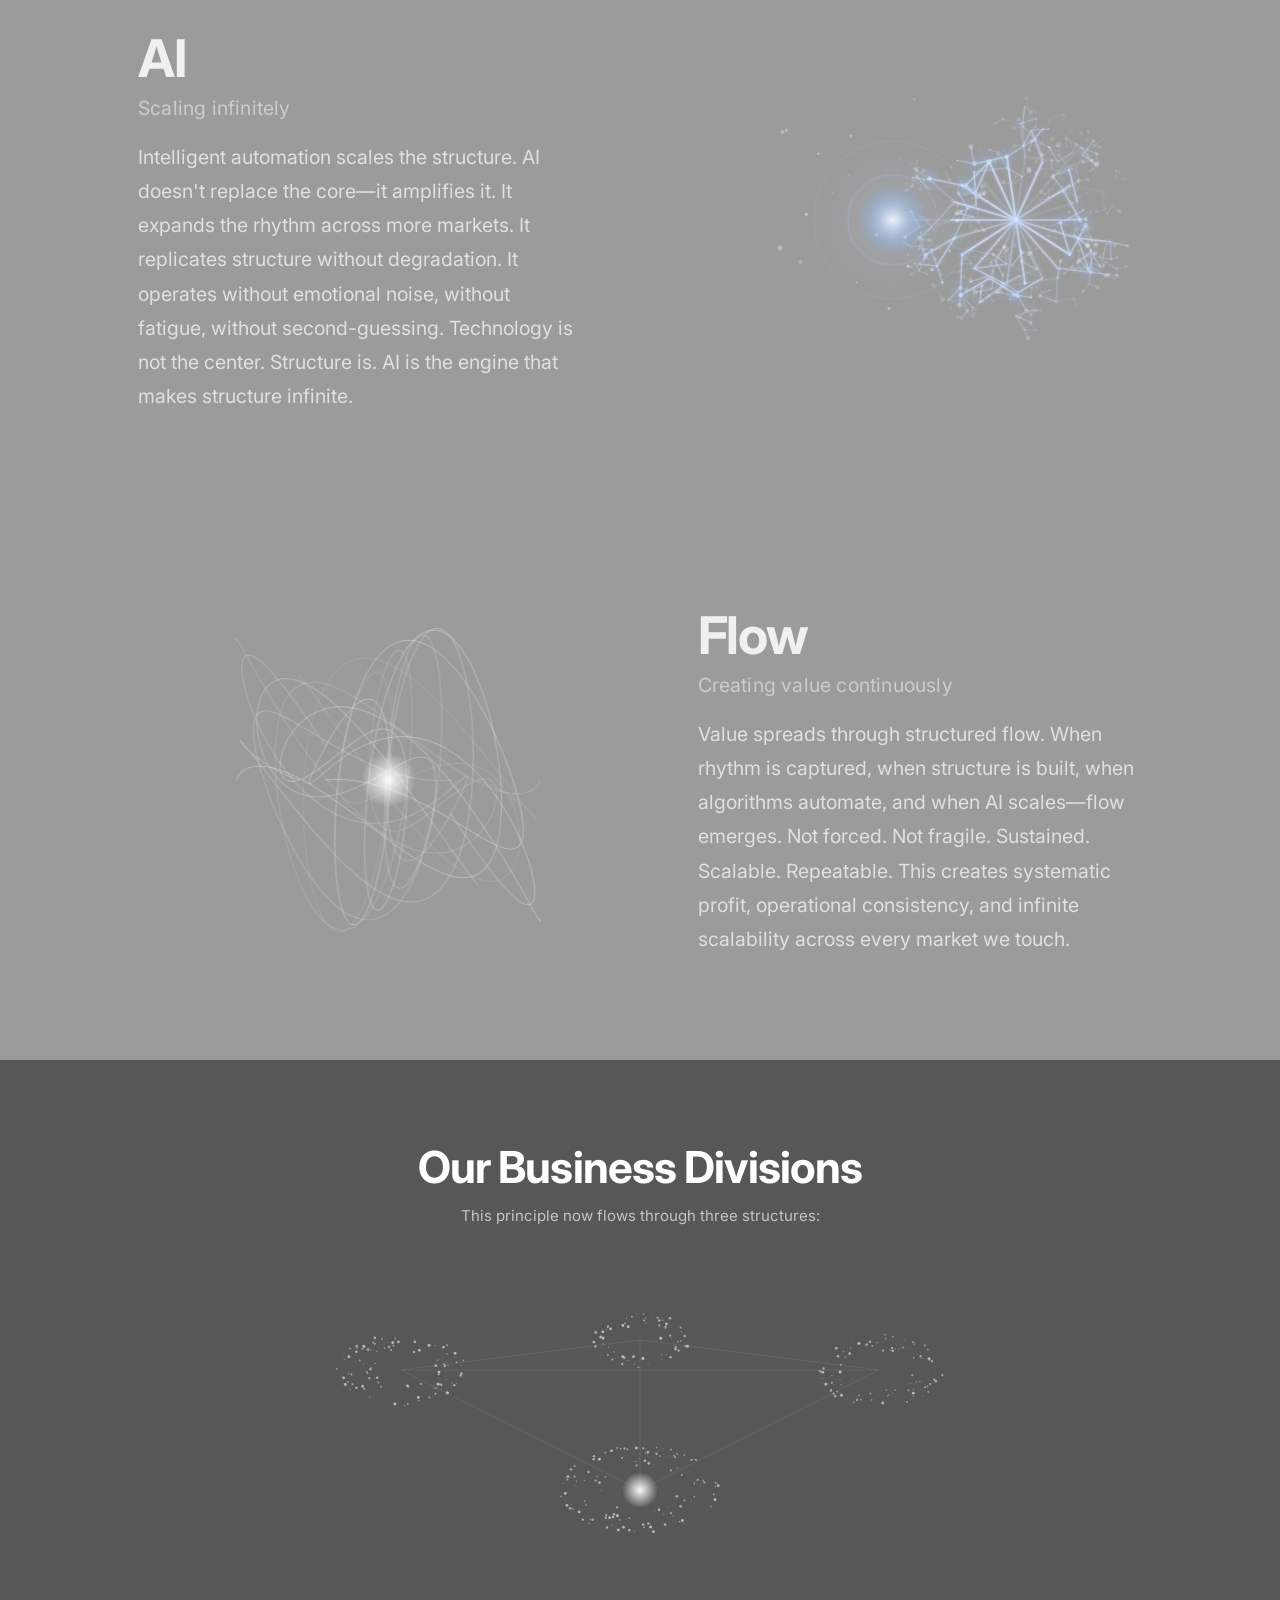
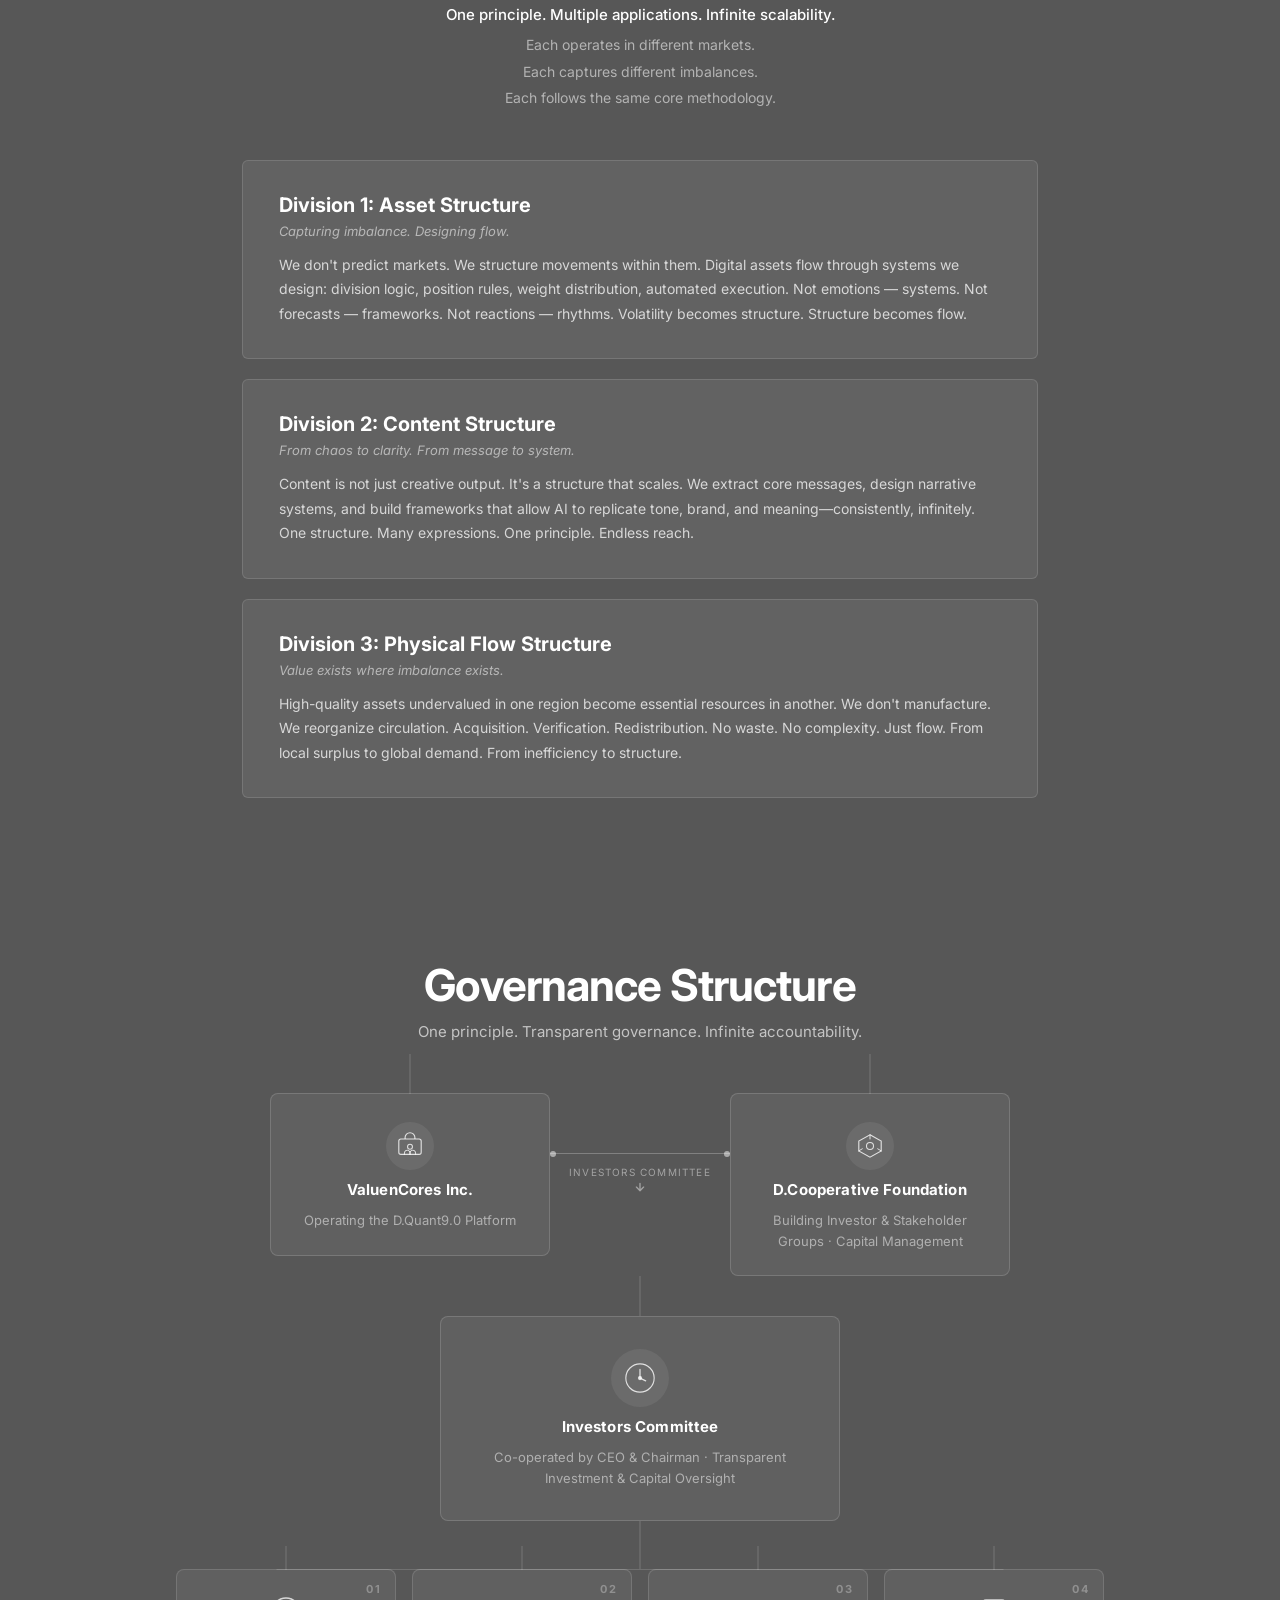
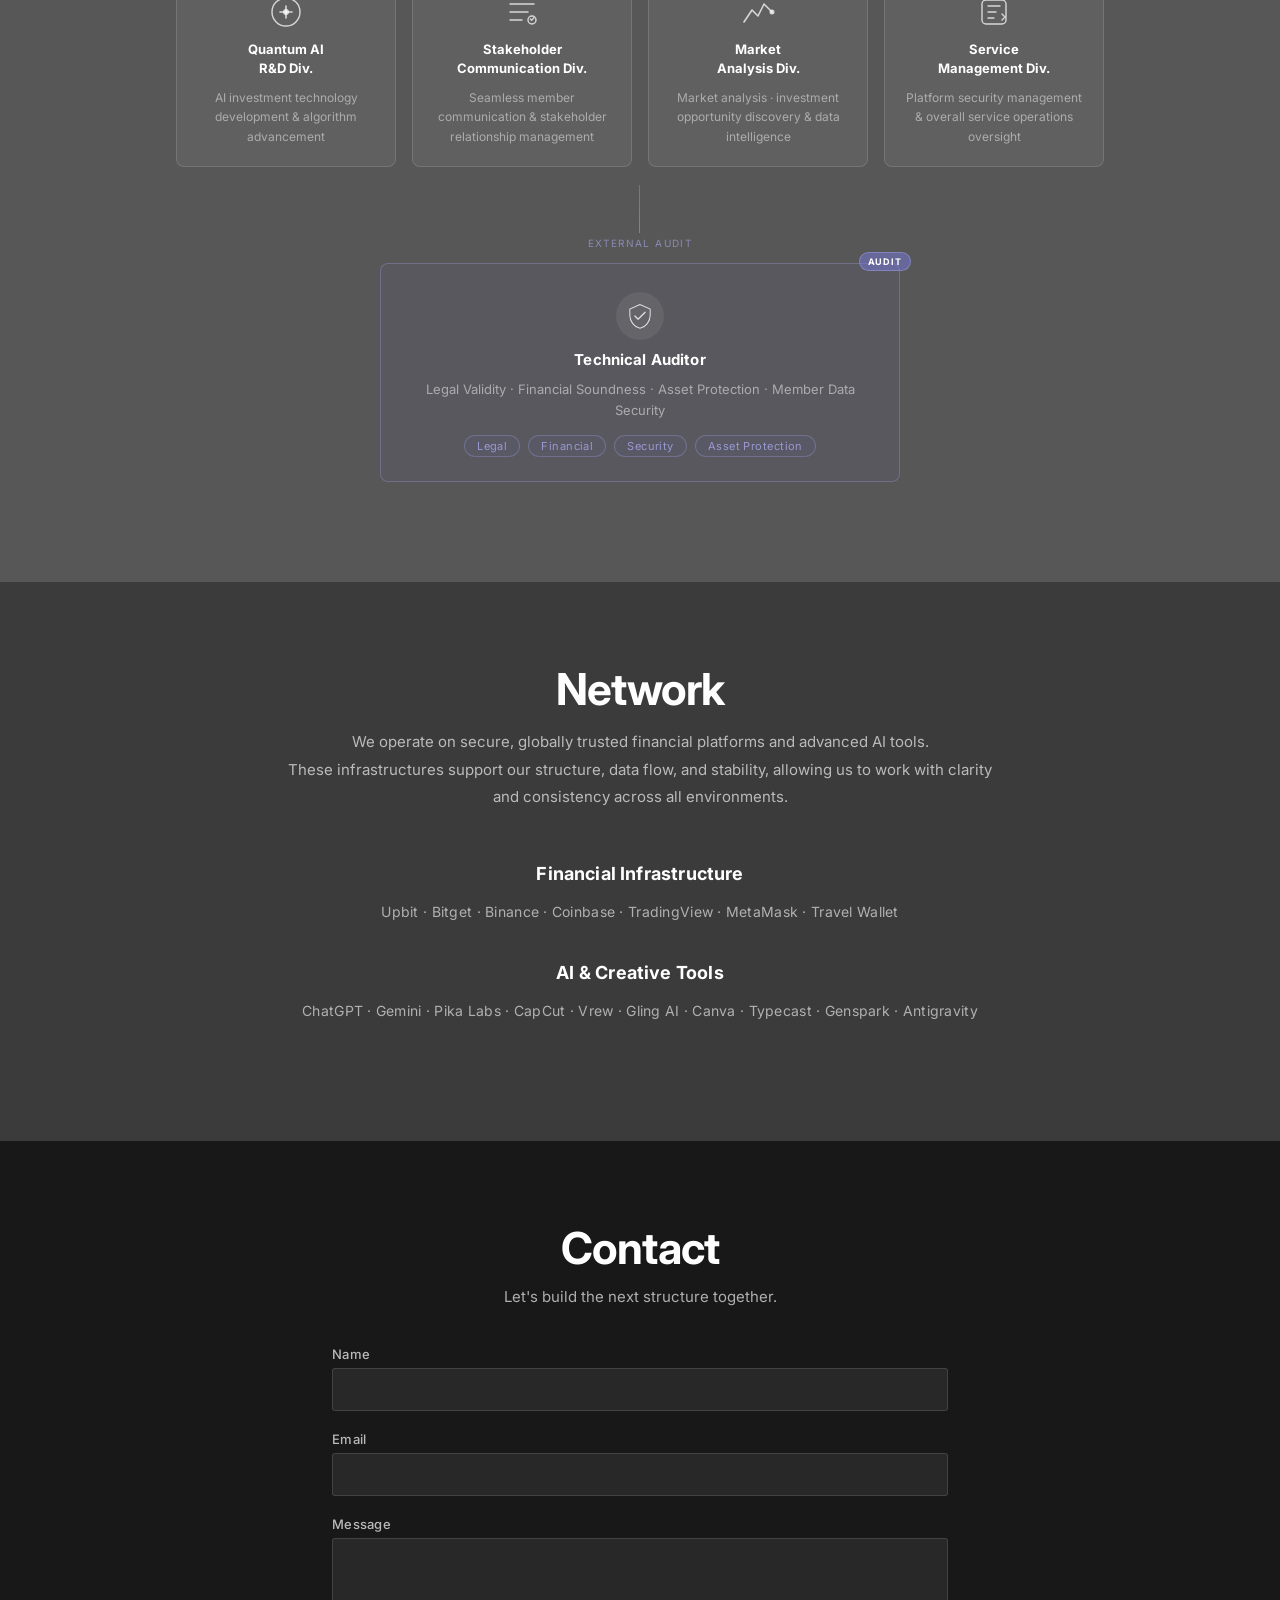
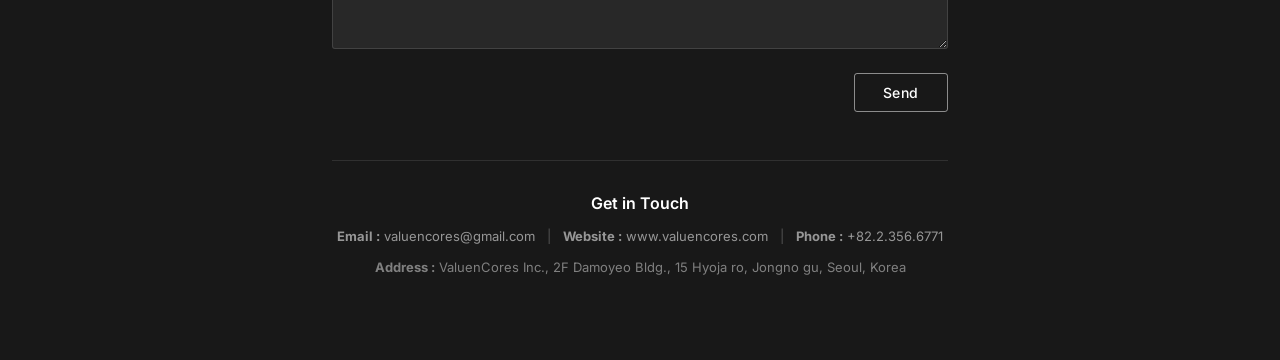
<file: valuencores_web/index.html>
<!DOCTYPE html>
<html lang="en">
<head>
  <meta charset="UTF-8" />
  <meta name="viewport" content="width=device-width, initial-scale=1.0" />
  <title>ValuenCores — Multiple cores. One principle.</title>

  <!-- ═══════════════════════════════════════════
       SEO & Social Share Meta Tags
       (Open Graph / KakaoTalk / Twitter Card)
  ═══════════════════════════════════════════ -->

  <!-- 기본 SEO -->
  <meta name="description" content="ValuenCores — We turn imbalance into structure, and structure into flow. Find the Core. Build the Structure. Create Repeatable Value." />
  <meta name="keywords" content="ValuenCores, D.Quant9.0, asset structure, content structure, flow, algorithm, AI investment" />
  <meta name="author" content="ValuenCores Inc." />

  <!-- Open Graph (카카오톡 · Facebook · 슬랙 등 모든 SNS 공유용) -->
  <meta property="og:type"        content="website" />
  <meta property="og:site_name"   content="ValuenCores" />
  <meta property="og:title"       content="ValuenCores — Multiple cores. One principle." />
  <meta property="og:description" content="We turn imbalance into structure, and structure into flow. Find the Core. Build the Structure. Create Repeatable Value." />
  <meta property="og:image"       content="images/og-thumbnail.jpg" />
  <meta property="og:image:width"  content="1365" />
  <meta property="og:image:height" content="768" />
  <meta property="og:image:alt"   content="ValuenCores — Multiple cores. One principle." />
  <meta property="og:url"         content="https://www.valuencores.com/" />
  <meta property="og:locale"      content="en_US" />

  <!-- Twitter Card (트위터 / X 공유용) -->
  <meta name="twitter:card"        content="summary_large_image" />
  <meta name="twitter:title"       content="ValuenCores — Multiple cores. One principle." />
  <meta name="twitter:description" content="We turn imbalance into structure, and structure into flow." />
  <meta name="twitter:image"       content="images/og-thumbnail.jpg" />
  <meta name="twitter:image:alt"   content="ValuenCores — Multiple cores. One principle." />

  <!-- 카카오톡 추가 권장 태그 -->
  <meta property="og:image:type"   content="image/jpeg" />

  <link rel="preconnect" href="https://fonts.googleapis.com" />
  <link rel="preconnect" href="https://fonts.gstatic.com" crossorigin />
  <link href="https://fonts.googleapis.com/css2?family=Inter:wght@300;400;500;600;700;800;900&display=swap" rel="stylesheet" />
  <link rel="stylesheet" href="css/style.css" />
</head>
<body>

  <!-- ═══════════════════════════════════════════
       NAVIGATION
  ═══════════════════════════════════════════ -->
  <nav id="navbar">
    <div class="nav-inner">
      <a href="#hero" class="nav-logo">ValuenCores</a>
      <div class="nav-right">
        <div class="lang-switch">
          <a href="kr/index.html" class="lang-btn">KR</a>
          <span class="lang-divider">|</span>
          <a href="#" class="lang-btn lang-active">EN</a>
        </div>
        <a href="https://xdrifzsz.gensparkspace.com/dquant/index.html" target="_blank" rel="noopener noreferrer" class="nav-cta nav-cta-dquant">D.Quant9.0</a>
      </div>
    </div>
  </nav>

  <!-- ═══════════════════════════════════════════
       SECTION 1 — HERO
  ═══════════════════════════════════════════ -->
  <section id="hero" class="hero-section">
    <canvas id="hero-canvas"></canvas>
    <div class="hero-content">
      <h1 class="hero-title">VALUENCORES</h1>
      <p class="hero-sub">Multiple cores. One principle.</p>
      <div class="hero-tagline">
        <p>Find the Core.</p>
        <p>Build the Structure.</p>
        <p>Create Repeatable Value.</p>
      </div>
      <p class="hero-desc">We turn imbalance into structure, and structure into flow.</p>
    </div>
  </section>

  <!-- ═══════════════════════════════════════════
       SECTION 2 — CORE (light gray)
  ═══════════════════════════════════════════ -->
  <section id="core" class="content-section bg-light-gray">
    <div class="section-inner layout-text-right">
      <div class="text-block">
        <h2 class="section-title">Core</h2>
        <p class="section-subtitle">Finding imbalance</p>
        <p class="section-body">
          Every market hides its essence beneath the noise. We don't react to
          surfaces — we reveal structures. We extract what matters and turn it
          into systems that move by themselves. One principle, applied across
          every imbalance we find.
        </p>
      </div>
      <div class="visual-block">
        <canvas class="section-canvas" id="core-canvas"></canvas>
      </div>
    </div>
  </section>

  <!-- ═══════════════════════════════════════════
       SECTION 3 — RHYTHM (light gray)
  ═══════════════════════════════════════════ -->
  <section id="rhythm" class="content-section bg-light-gray">
    <div class="section-inner layout-image-left">
      <div class="visual-block">
        <canvas class="section-canvas" id="rhythm-canvas"></canvas>
      </div>
      <div class="text-block">
        <h2 class="section-title">Rhythm</h2>
        <p class="section-subtitle">Recognizing patterns</p>
        <p class="section-body">
          Markets move. Prices fluctuate. Trends shift. But beneath the chaos,
          there is rhythm. We don't predict the next move. We observe the
          repeating patterns hidden inside volatility. Rhythm becomes
          recognizable. Recognition becomes structure.
        </p>
      </div>
    </div>
  </section>

  <!-- ═══════════════════════════════════════════
       SECTION 4 — STRUCTURE (medium gray)
  ═══════════════════════════════════════════ -->
  <section id="structure" class="content-section bg-mid-gray">
    <div class="section-inner layout-text-right">
      <div class="text-block">
        <h2 class="section-title">Structure</h2>
        <p class="section-subtitle">Building systems</p>
        <p class="section-body">
          A core becomes a structure. Patterns become rules. Rules become
          systems. We don't chase complexity. We define what truly matters
          and build frameworks that stay consistent—regardless of who
          operates them, regardless of when. Structure removes dependency.
          Structure enables repetition.
        </p>
      </div>
      <div class="visual-block">
        <canvas class="section-canvas" id="structure-canvas"></canvas>
      </div>
    </div>
  </section>

  <!-- ═══════════════════════════════════════════
       SECTION 5 — ALGORITHM (medium gray)
  ═══════════════════════════════════════════ -->
  <section id="algorithm" class="content-section bg-mid-gray">
    <div class="section-inner layout-image-left">
      <div class="visual-block">
        <canvas class="section-canvas" id="algorithm-canvas"></canvas>
      </div>
      <div class="text-block">
        <h2 class="section-title">Algorithm</h2>
        <p class="section-subtitle">Automating execution</p>
        <p class="section-body">
          Rules run themselves. Not emotions. Not predictions. Once
          structure is defined, algorithms execute it—24 hours, every signal,
          zero hesitation. Precision replaces impulse. Discipline replaces fear.
          The structure works whether humans are watching or not.
        </p>
      </div>
    </div>
  </section>

  <!-- ═══════════════════════════════════════════
       SECTION 6 — AI (darker gray)
  ═══════════════════════════════════════════ -->
  <section id="ai" class="content-section bg-dark-gray">
    <div class="section-inner layout-text-right">
      <div class="text-block text-light">
        <h2 class="section-title">AI</h2>
        <p class="section-subtitle">Scaling infinitely</p>
        <p class="section-body">
          Intelligent automation scales the structure. AI doesn't replace the
          core—it amplifies it. It expands the rhythm across more markets. It
          replicates structure without degradation. It operates without
          emotional noise, without fatigue, without second-guessing.
          Technology is not the center. Structure is. AI is the engine that
          makes structure infinite.
        </p>
      </div>
      <div class="visual-block">
        <canvas class="section-canvas" id="ai-canvas"></canvas>
      </div>
    </div>
  </section>

  <!-- ═══════════════════════════════════════════
       SECTION 7 — FLOW (darker gray)
  ═══════════════════════════════════════════ -->
  <section id="flow" class="content-section bg-dark-gray">
    <div class="section-inner layout-image-left">
      <div class="visual-block">
        <canvas class="section-canvas" id="flow-canvas"></canvas>
      </div>
      <div class="text-block text-light">
        <h2 class="section-title">Flow</h2>
        <p class="section-subtitle">Creating value continuously</p>
        <p class="section-body">
          Value spreads through structured flow. When rhythm is captured,
          when structure is built, when algorithms automate, and when AI
          scales—flow emerges. Not forced. Not fragile. Sustained. Scalable.
          Repeatable. This creates systematic profit, operational consistency,
          and infinite scalability across every market we touch.
        </p>
      </div>
    </div>
  </section>

  <!-- ═══════════════════════════════════════════
       SECTION 8 — BUSINESS DIVISIONS
  ═══════════════════════════════════════════ -->
  <section id="divisions" class="content-section bg-darker-gray">
    <div class="divisions-inner">
      <h2 class="section-center-title text-white">Our Business Divisions</h2>
      <p class="section-center-sub text-white-dim">This principle now flows through three structures:</p>

      <!-- Orb animation -->
      <div class="orbs-container">
        <canvas id="orbs-canvas"></canvas>
      </div>

      <div class="divisions-desc">
        <p class="text-white-center">One principle. Multiple applications. Infinite scalability.</p>
        <p class="text-white-dim-center">Each operates in different markets.</p>
        <p class="text-white-dim-center">Each captures different imbalances.</p>
        <p class="text-white-dim-center">Each follows the same core methodology.</p>
      </div>

      <div class="divisions-cards">
        <div class="division-card">
          <h3>Division 1: Asset Structure</h3>
          <p class="card-sub">Capturing imbalance. Designing flow.</p>
          <p class="card-body">
            We don't predict markets. We structure movements within them. Digital assets flow through systems we design: division
            logic, position rules, weight distribution, automated execution. Not emotions — systems. Not forecasts — frameworks.
            Not reactions — rhythms. Volatility becomes structure. Structure becomes flow.
          </p>
        </div>
        <div class="division-card">
          <h3>Division 2: Content Structure</h3>
          <p class="card-sub">From chaos to clarity. From message to system.</p>
          <p class="card-body">
            Content is not just creative output. It's a structure that scales. We extract core messages, design narrative systems, and
            build frameworks that allow AI to replicate tone, brand, and meaning—consistently, infinitely. One structure. Many
            expressions. One principle. Endless reach.
          </p>
        </div>
        <div class="division-card">
          <h3>Division 3: Physical Flow Structure</h3>
          <p class="card-sub">Value exists where imbalance exists.</p>
          <p class="card-body">
            High-quality assets undervalued in one region become essential resources in another. We don't manufacture. We
            reorganize circulation. Acquisition. Verification. Redistribution. No waste. No complexity. Just flow. From local surplus to
            global demand. From inefficiency to structure.
          </p>
        </div>
      </div>
    </div>
  </section>

  <!-- ═══════════════════════════════════════════
       SECTION 9 — GOVERNANCE STRUCTURE
  ═══════════════════════════════════════════ -->
  <section id="governance" class="content-section bg-darker-gray">
    <div class="gov-wrapper">

      <!-- Section Title -->
      <h2 class="section-center-title text-white gov-title">Governance Structure</h2>
      <p class="section-center-sub text-white-dim gov-sub">
        One principle. Transparent governance. Infinite accountability.
      </p>

      <!-- ──────────────────────────────────────────
           TIER 1 : 두 법인 (수평 병렬)
      ────────────────────────────────────────── -->
      <div class="gov-tier gov-tier-1">

        <!-- ValuenCores Inc. Node -->
        <div class="gov-node node-corp" data-aos="0">
          <div class="node-icon">
            <svg viewBox="0 0 40 40" fill="none" xmlns="http://www.w3.org/2000/svg">
              <rect x="4" y="10" width="32" height="22" rx="3" stroke="currentColor" stroke-width="1.6"/>
              <path d="M13 10V8a7 7 0 0114 0v2" stroke="currentColor" stroke-width="1.6"/>
              <circle cx="20" cy="21" r="3.5" stroke="currentColor" stroke-width="1.5"/>
              <path d="M12 32v-2a4 4 0 018 0v2M20 32v-2a4 4 0 018 0v2" stroke="currentColor" stroke-width="1.4" stroke-linecap="round"/>
            </svg>
          </div>
          <p class="node-label-main">ValuenCores Inc.</p>
          <p class="node-label-sub">Operating the D.Quant9.0 Platform</p>
        </div>

        <!-- Center Connector -->
        <div class="tier1-connector">
          <div class="connector-line-h"></div>
          <div class="connector-down-arrow">
            <span>Investors Committee</span>
            <svg class="arrow-icon" viewBox="0 0 20 10"><path d="M10 0 L10 8 M6 4 L10 8 L14 4" stroke="currentColor" stroke-width="1.5" fill="none" stroke-linecap="round" stroke-linejoin="round"/></svg>
          </div>
        </div>

        <!-- D.Cooperative Foundation Node -->
        <div class="gov-node node-corp" data-aos="1">
          <div class="node-icon">
            <svg viewBox="0 0 40 40" fill="none" xmlns="http://www.w3.org/2000/svg">
              <path d="M20 4L36 13v14L20 36 4 27V13L20 4z" stroke="currentColor" stroke-width="1.6"/>
              <circle cx="20" cy="20" r="5" stroke="currentColor" stroke-width="1.5"/>
              <path d="M20 4v6M36 27l-5-3M4 27l5-3" stroke="currentColor" stroke-width="1.4" stroke-linecap="round"/>
            </svg>
          </div>
          <p class="node-label-main">D.Cooperative Foundation</p>
          <p class="node-label-sub">Building Investor &amp; Stakeholder Groups · Capital Management</p>
        </div>

      </div><!-- /tier-1 -->

      <!-- TIER 2 : Investors Committee -->
      <div class="gov-tier gov-tier-2">
        <div class="gov-node node-committee">
          <div class="node-icon node-icon-lg">
            <svg viewBox="0 0 48 48" fill="none" xmlns="http://www.w3.org/2000/svg">
              <circle cx="24" cy="24" r="20" stroke="currentColor" stroke-width="1.6"/>
              <path d="M24 12v12l8 4" stroke="currentColor" stroke-width="1.8" stroke-linecap="round"/>
              <circle cx="24" cy="24" r="3" fill="currentColor"/>
            </svg>
          </div>
          <p class="node-label-main">Investors Committee</p>
          <p class="node-label-sub">Co-operated by CEO &amp; Chairman · Transparent Investment &amp; Capital Oversight</p>
        </div>
      </div><!-- /tier-2 -->

      <!-- TIER 3 : Four Divisions -->
      <div class="gov-tier gov-tier-3">
        <div class="div-card-row">

          <div class="div-card" style="--delay:0ms">
            <div class="div-card-num">01</div>
            <div class="div-card-icon">
              <svg viewBox="0 0 36 36" fill="none"><circle cx="18" cy="18" r="14" stroke="currentColor" stroke-width="1.4"/><path d="M12 18h12M18 12v12" stroke="currentColor" stroke-width="1.6" stroke-linecap="round"/><circle cx="18" cy="18" r="3" fill="currentColor"/></svg>
            </div>
            <p class="div-card-title">Quantum AI<br/>R&amp;D Div.</p>
            <p class="div-card-desc">AI investment technology development &amp; algorithm advancement</p>
          </div>

          <div class="div-card" style="--delay:100ms">
            <div class="div-card-num">02</div>
            <div class="div-card-icon">
              <svg viewBox="0 0 36 36" fill="none"><path d="M6 10h24M6 18h18M6 26h12" stroke="currentColor" stroke-width="1.5" stroke-linecap="round"/><circle cx="28" cy="26" r="4" stroke="currentColor" stroke-width="1.4"/><path d="M26.4 25l1.2 1.2 2.4-2.4" stroke="currentColor" stroke-width="1.3" stroke-linecap="round" stroke-linejoin="round"/></svg>
            </div>
            <p class="div-card-title">Stakeholder<br/>Communication Div.</p>
            <p class="div-card-desc">Seamless member communication &amp; stakeholder relationship management</p>
          </div>

          <div class="div-card" style="--delay:200ms">
            <div class="div-card-num">03</div>
            <div class="div-card-icon">
              <svg viewBox="0 0 36 36" fill="none"><polyline points="4,28 12,16 18,22 24,10 32,18" stroke="currentColor" stroke-width="1.6" stroke-linecap="round" stroke-linejoin="round" fill="none"/><circle cx="32" cy="18" r="2.5" fill="currentColor"/></svg>
            </div>
            <p class="div-card-title">Market<br/>Analysis Div.</p>
            <p class="div-card-desc">Market analysis · investment opportunity discovery &amp; data intelligence</p>
          </div>

          <div class="div-card" style="--delay:300ms">
            <div class="div-card-num">04</div>
            <div class="div-card-icon">
              <svg viewBox="0 0 36 36" fill="none"><rect x="6" y="6" width="24" height="24" rx="4" stroke="currentColor" stroke-width="1.4"/><path d="M12 12h12M12 18h8M12 24h6" stroke="currentColor" stroke-width="1.4" stroke-linecap="round"/><path d="M26 20l3 3-3 3" stroke="currentColor" stroke-width="1.4" stroke-linecap="round" stroke-linejoin="round"/></svg>
            </div>
            <p class="div-card-title">Service<br/>Management Div.</p>
            <p class="div-card-desc">Platform security management &amp; overall service operations oversight</p>
          </div>

        </div><!-- /div-card-row -->
      </div><!-- /tier-3 -->

      <!-- TIER 4 : Technical Auditor (External Audit) -->
      <div class="gov-tier gov-tier-4">
        <div class="audit-connector">
          <div class="audit-line"></div>
          <span class="audit-label-top">External Audit</span>
        </div>
        <div class="gov-node node-audit">
          <div class="audit-badge">AUDIT</div>
          <div class="node-icon">
            <svg viewBox="0 0 44 44" fill="none" xmlns="http://www.w3.org/2000/svg">
              <path d="M22 4L6 11v10c0 9.4 6.8 18.2 16 20.4C31.2 39.2 38 30.4 38 21V11L22 4z" stroke="currentColor" stroke-width="1.6"/>
              <path d="M14 22l5 5 11-11" stroke="currentColor" stroke-width="2" stroke-linecap="round" stroke-linejoin="round"/>
            </svg>
          </div>
          <p class="node-label-main">Technical Auditor</p>
          <p class="node-label-sub">Legal Validity · Financial Soundness · Asset Protection · Member Data Security</p>
          <div class="audit-tags">
            <span>Legal</span>
            <span>Financial</span>
            <span>Security</span>
            <span>Asset Protection</span>
          </div>
        </div>
      </div><!-- /tier-4 -->

    </div><!-- /gov-wrapper -->
  </section>

  <!-- ═══════════════════════════════════════════
       SECTION 10 — NETWORK
  ═══════════════════════════════════════════ -->
  <section id="network" class="content-section bg-darkest">
    <div class="network-inner">
      <h2 class="section-center-title text-white">Network</h2>
      <p class="network-desc text-white-dim">
        We operate on secure, globally trusted financial platforms and advanced AI tools.<br />
        These infrastructures support our structure, data flow, and stability, allowing us to work with clarity<br />
        and consistency across all environments.
      </p>
      <div class="network-group">
        <h4 class="network-group-title">Financial Infrastructure</h4>
        <p class="network-items">Upbit · Bitget · Binance · Coinbase · TradingView · MetaMask · Travel Wallet</p>
      </div>
      <div class="network-group">
        <h4 class="network-group-title">AI &amp; Creative Tools</h4>
        <p class="network-items">ChatGPT · Gemini · Pika Labs · CapCut · Vrew · Gling AI · Canva · Typecast · Genspark · Antigravity</p>
      </div>
    </div>
  </section>

  <!-- ═══════════════════════════════════════════
       SECTION 11 — CONTACT
  ═══════════════════════════════════════════ -->
  <section id="contact" class="content-section bg-near-black">
    <div class="contact-inner">
      <h2 class="section-center-title text-white">Contact</h2>
      <p class="contact-tagline text-white-dim">Let's build the next structure together.</p>

      <form class="contact-form" id="contact-form">
        <div class="form-group">
          <label for="name">Name</label>
          <input type="text" id="name" name="name" autocomplete="off" />
        </div>
        <div class="form-group">
          <label for="email">Email</label>
          <input type="email" id="email" name="email" autocomplete="off" />
        </div>
        <div class="form-group">
          <label for="message">Message</label>
          <textarea id="message" name="message" rows="5"></textarea>
        </div>
        <div class="form-submit">
          <button type="submit" class="btn-send">Send</button>
        </div>
      </form>

      <div class="contact-info">
        <h4 class="text-white">Get in Touch</h4>
        <p class="contact-details">
          <span><strong>Email :</strong> valuencores@gmail.com</span>
          <span class="sep">|</span>
          <span><strong>Website :</strong> www.valuencores.com</span>
          <span class="sep">|</span>
          <span><strong>Phone :</strong> +82.2.356.6771</span>
        </p>
        <p class="contact-address">
          <strong>Address :</strong> ValuenCores Inc., 2F Damoyeo Bldg., 15 Hyoja ro, Jongno gu, Seoul, Korea
        </p>
      </div>
    </div>
  </section>

  <!-- ═══════════════════════════════════════════
       SCROLL NAVIGATOR
  ═══════════════════════════════════════════ -->
  <div id="scroll-nav">
    <button id="scroll-top" class="scroll-btn" title="Go to Top" aria-label="Scroll to top">
      <svg viewBox="0 0 24 24" fill="none" xmlns="http://www.w3.org/2000/svg">
        <polyline points="18,15 12,9 6,15" stroke="currentColor" stroke-width="2" stroke-linecap="round" stroke-linejoin="round"/>
      </svg>
      <span>Top</span>
    </button>
    <div id="scroll-progress-track">
      <div id="scroll-progress-bar"></div>
    </div>
    <button id="scroll-down" class="scroll-btn" title="Go to Bottom" aria-label="Scroll to bottom">
      <svg viewBox="0 0 24 24" fill="none" xmlns="http://www.w3.org/2000/svg">
        <polyline points="6,9 12,15 18,9" stroke="currentColor" stroke-width="2" stroke-linecap="round" stroke-linejoin="round"/>
      </svg>
      <span>Down</span>
    </button>
  </div>

  <script src="js/canvas-animations.js"></script>
  <script src="js/main.js"></script>
</body>
</html>
</file>
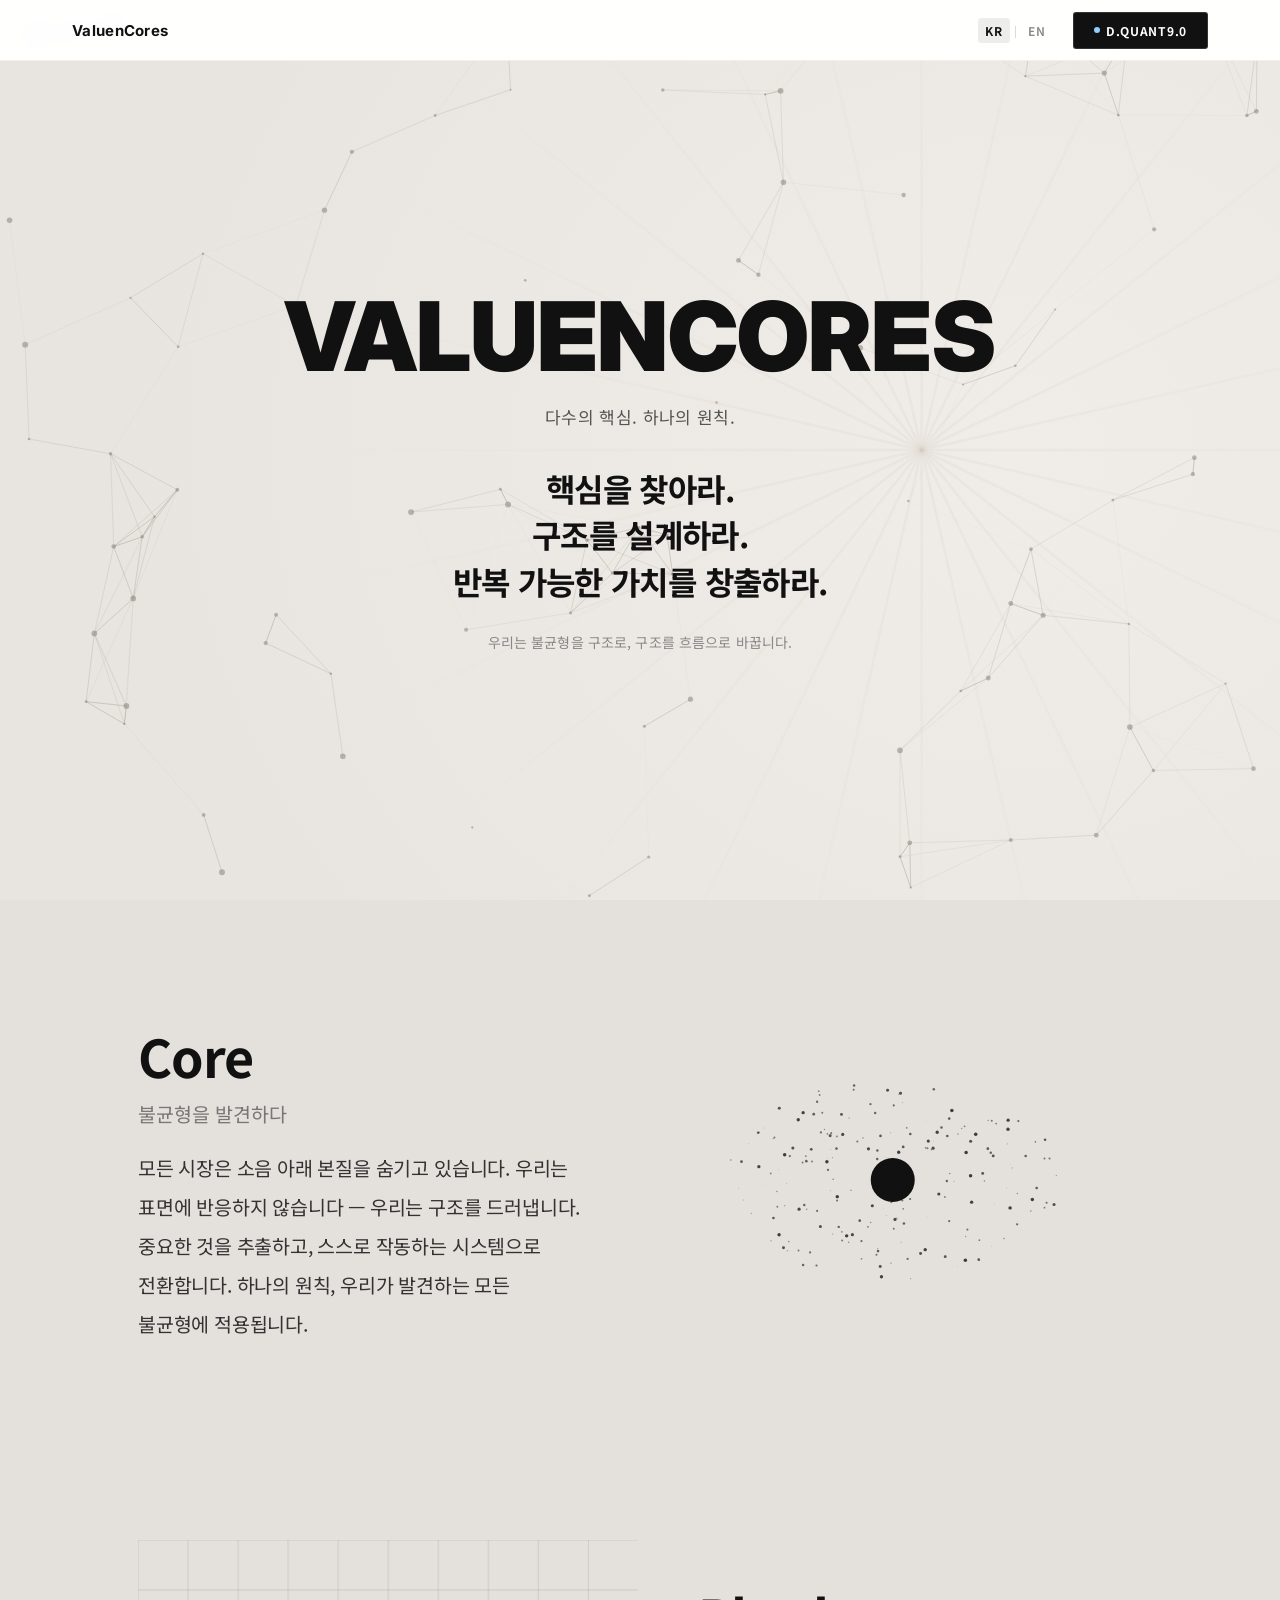
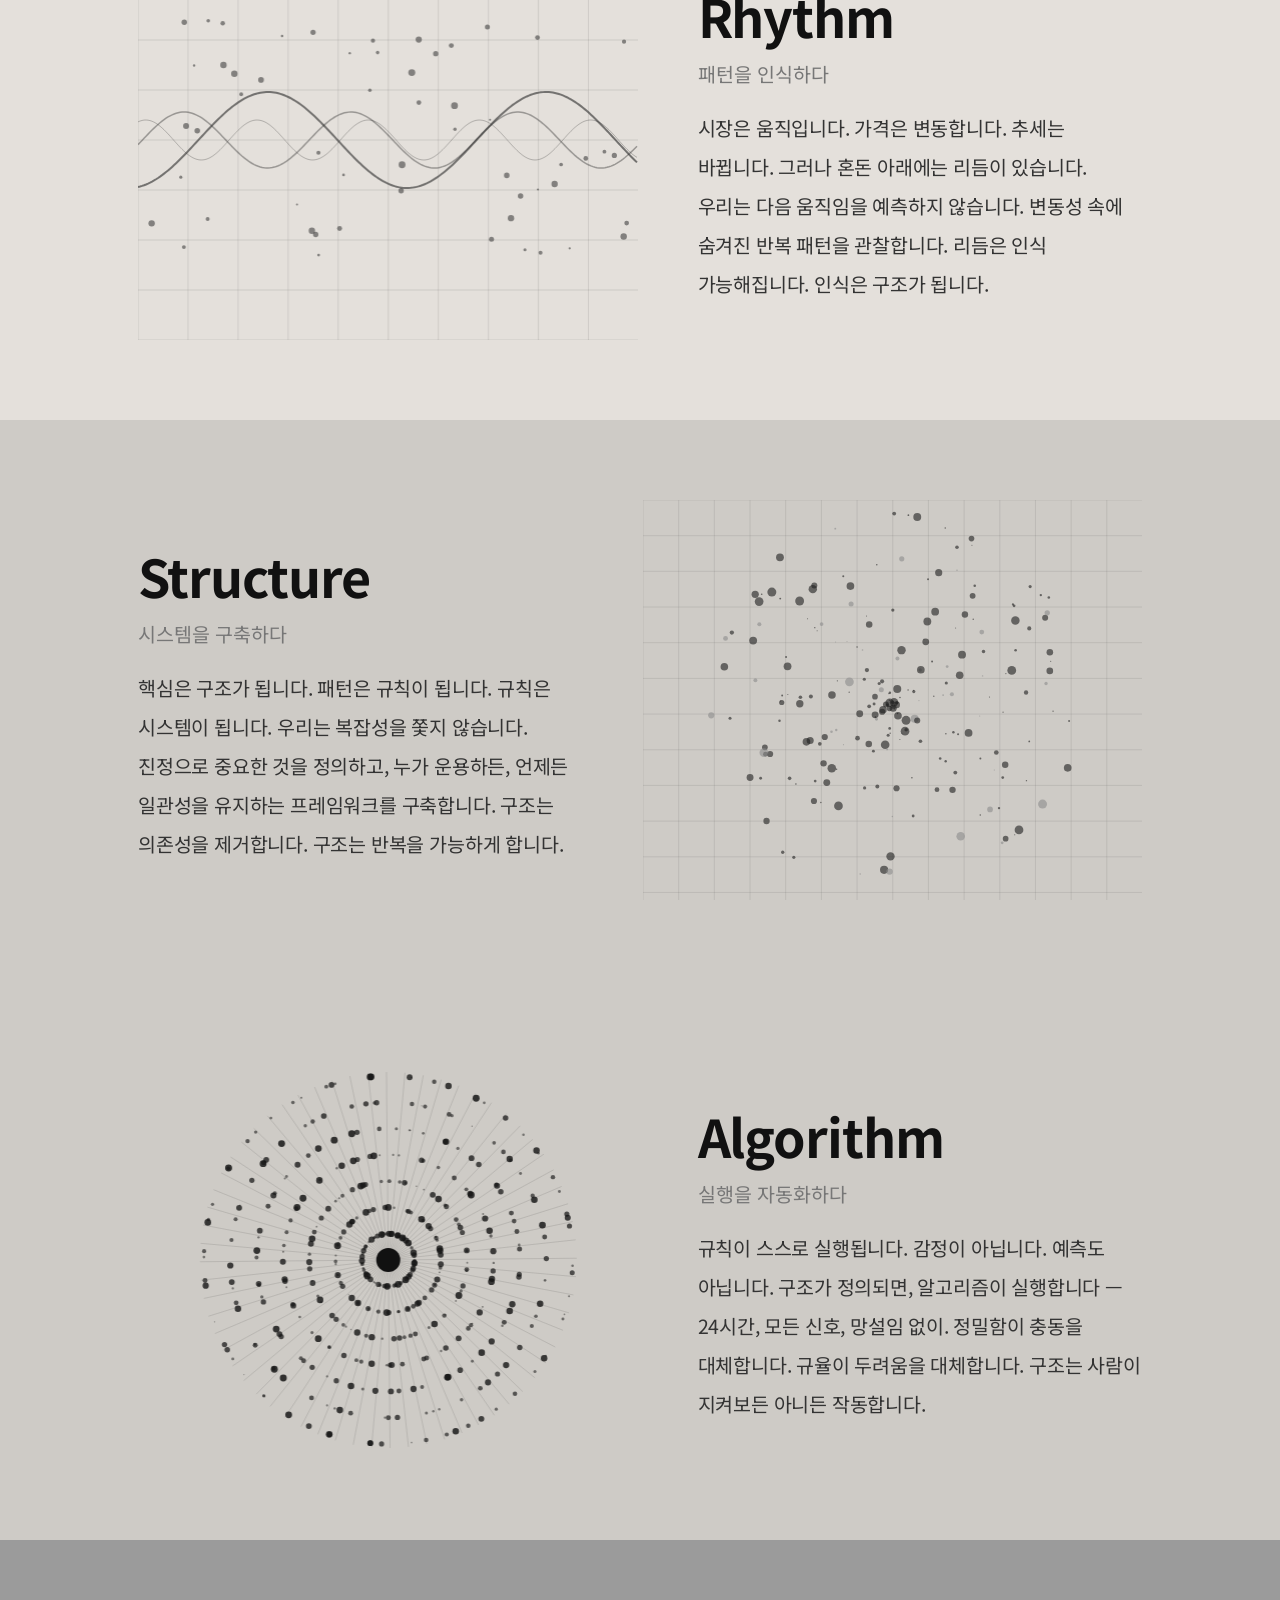
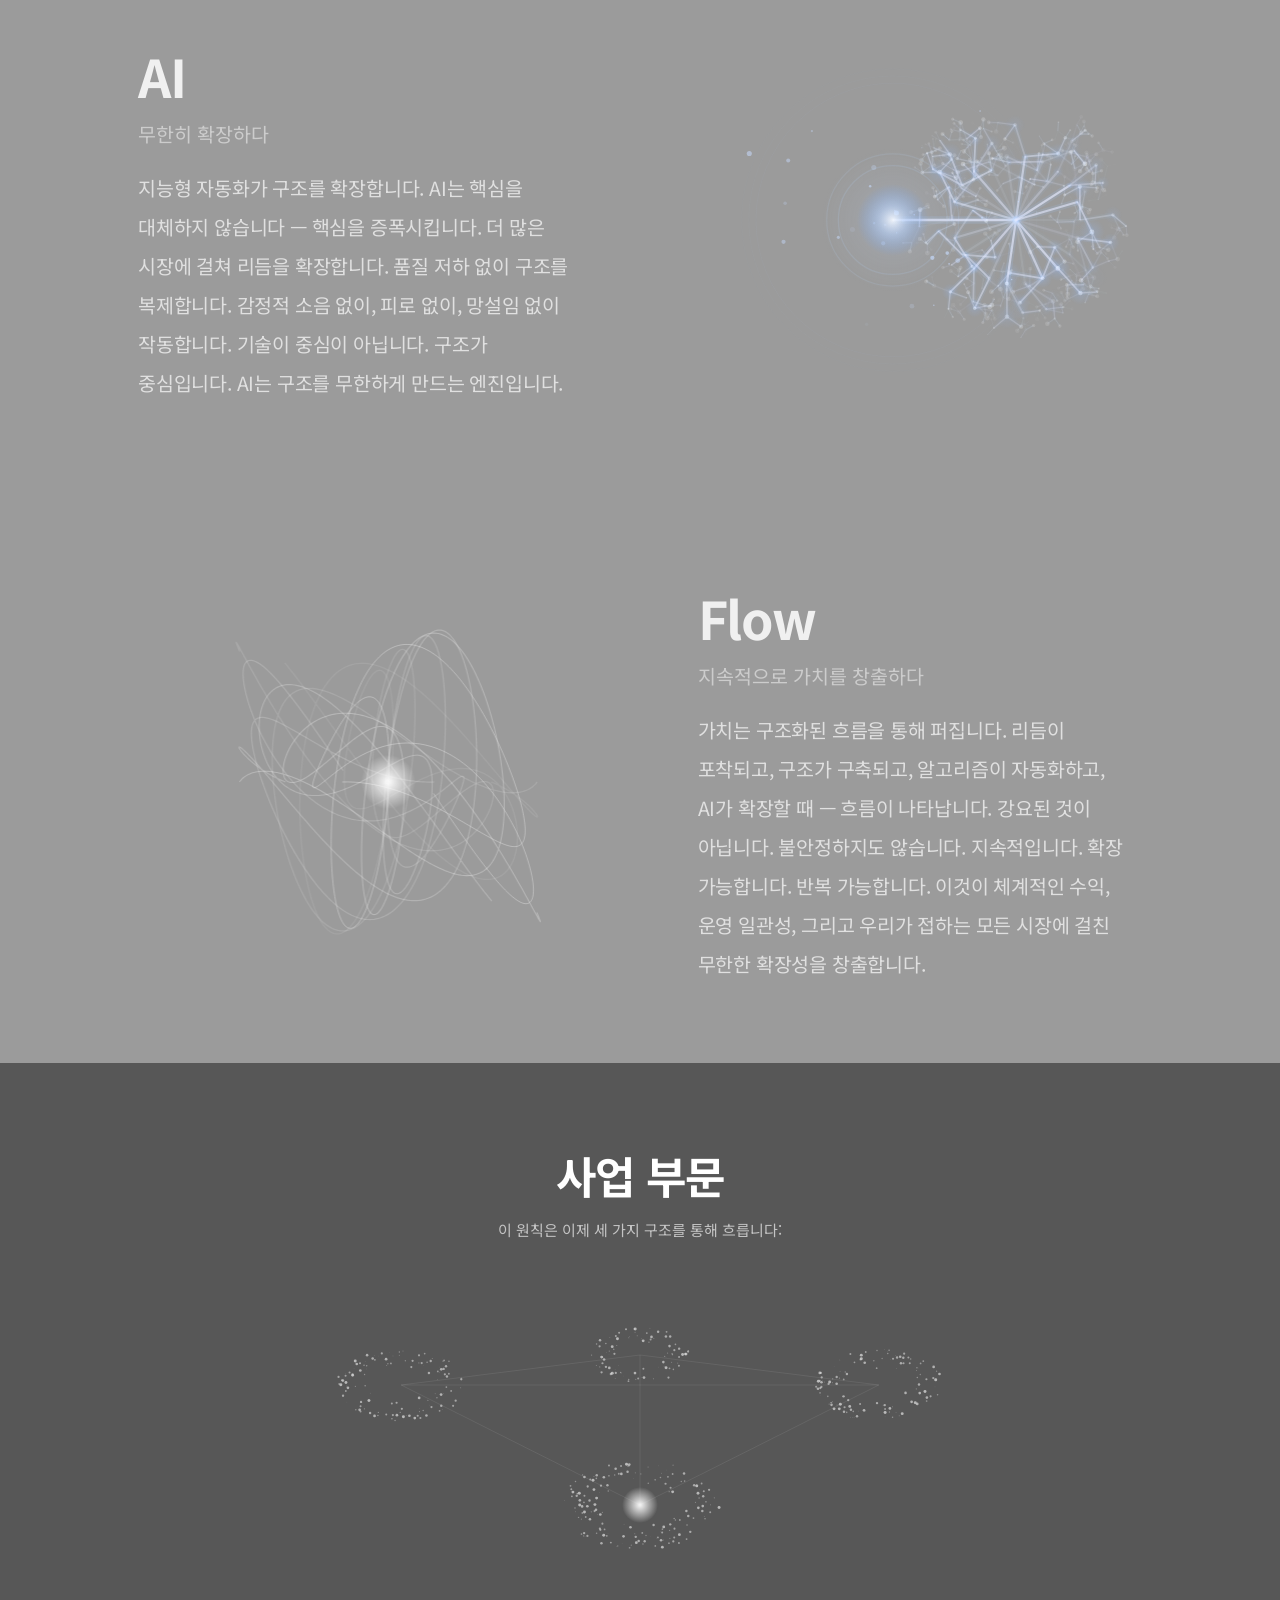
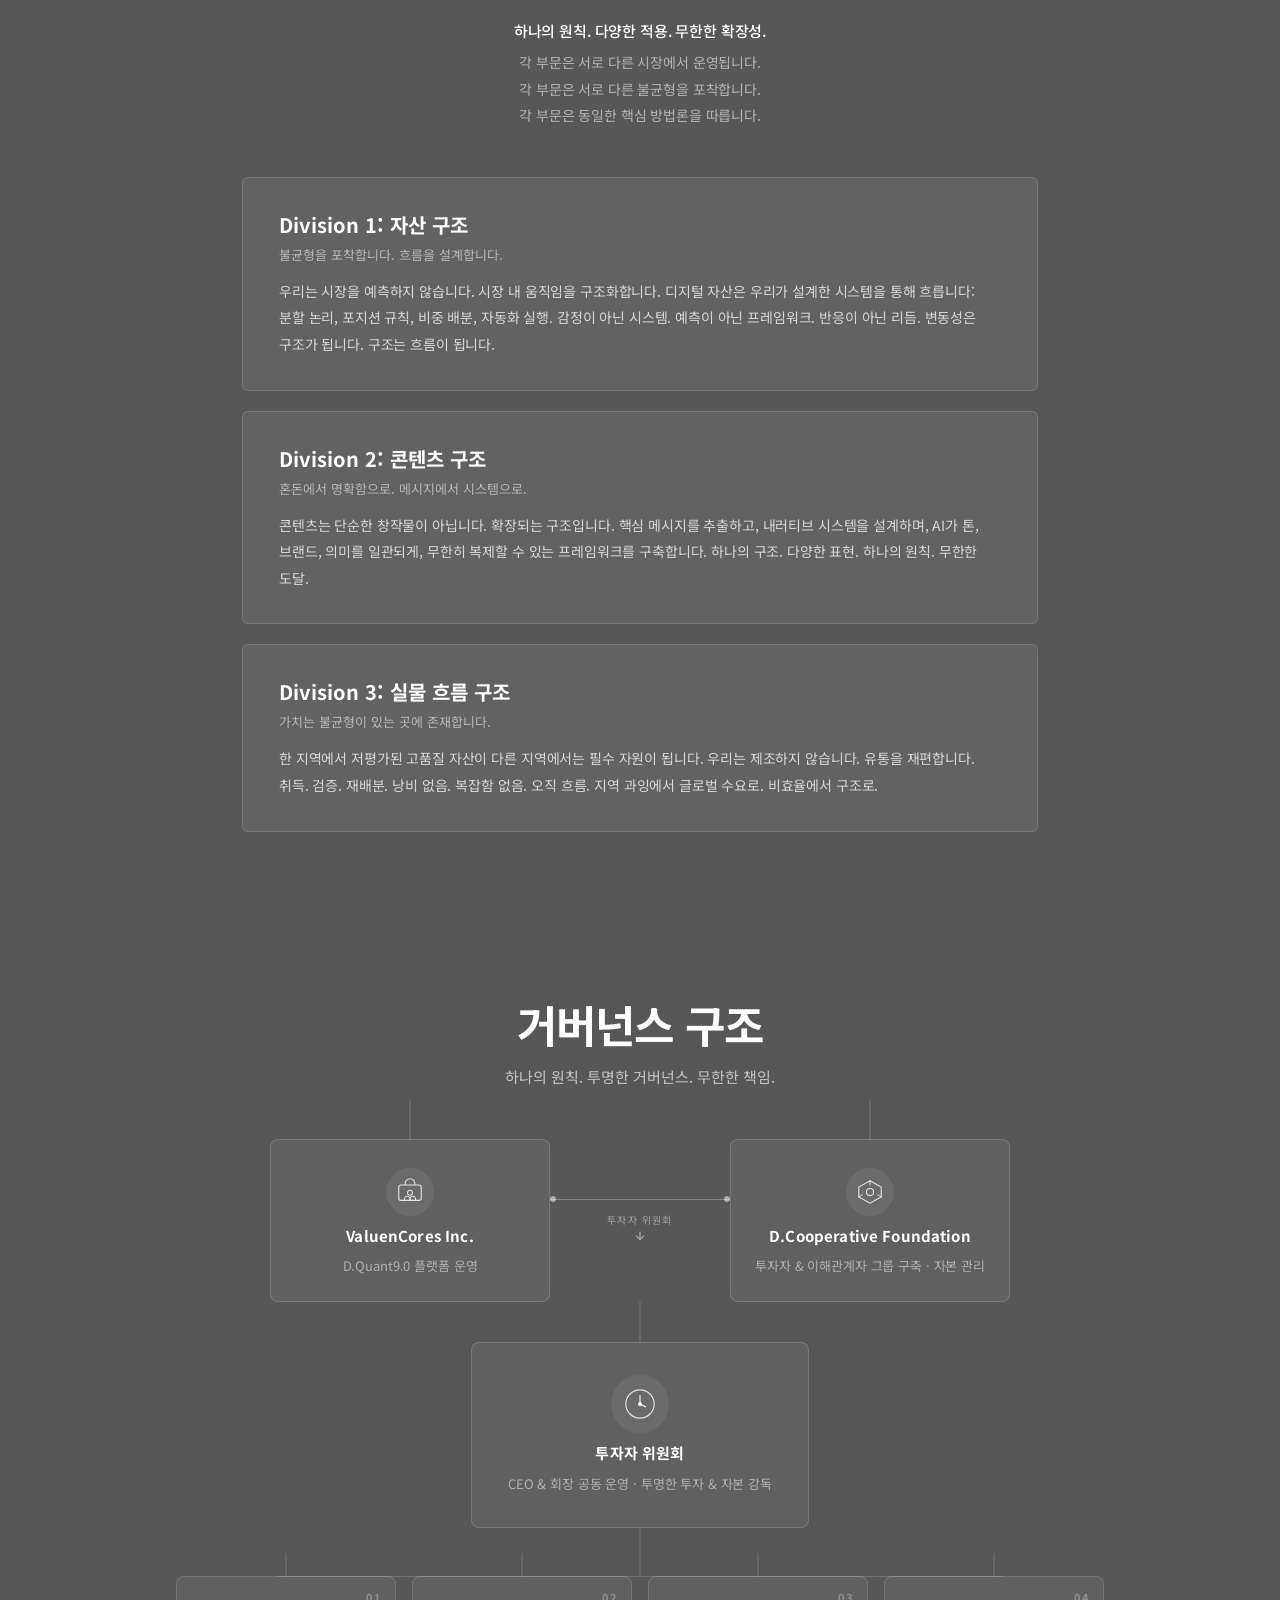
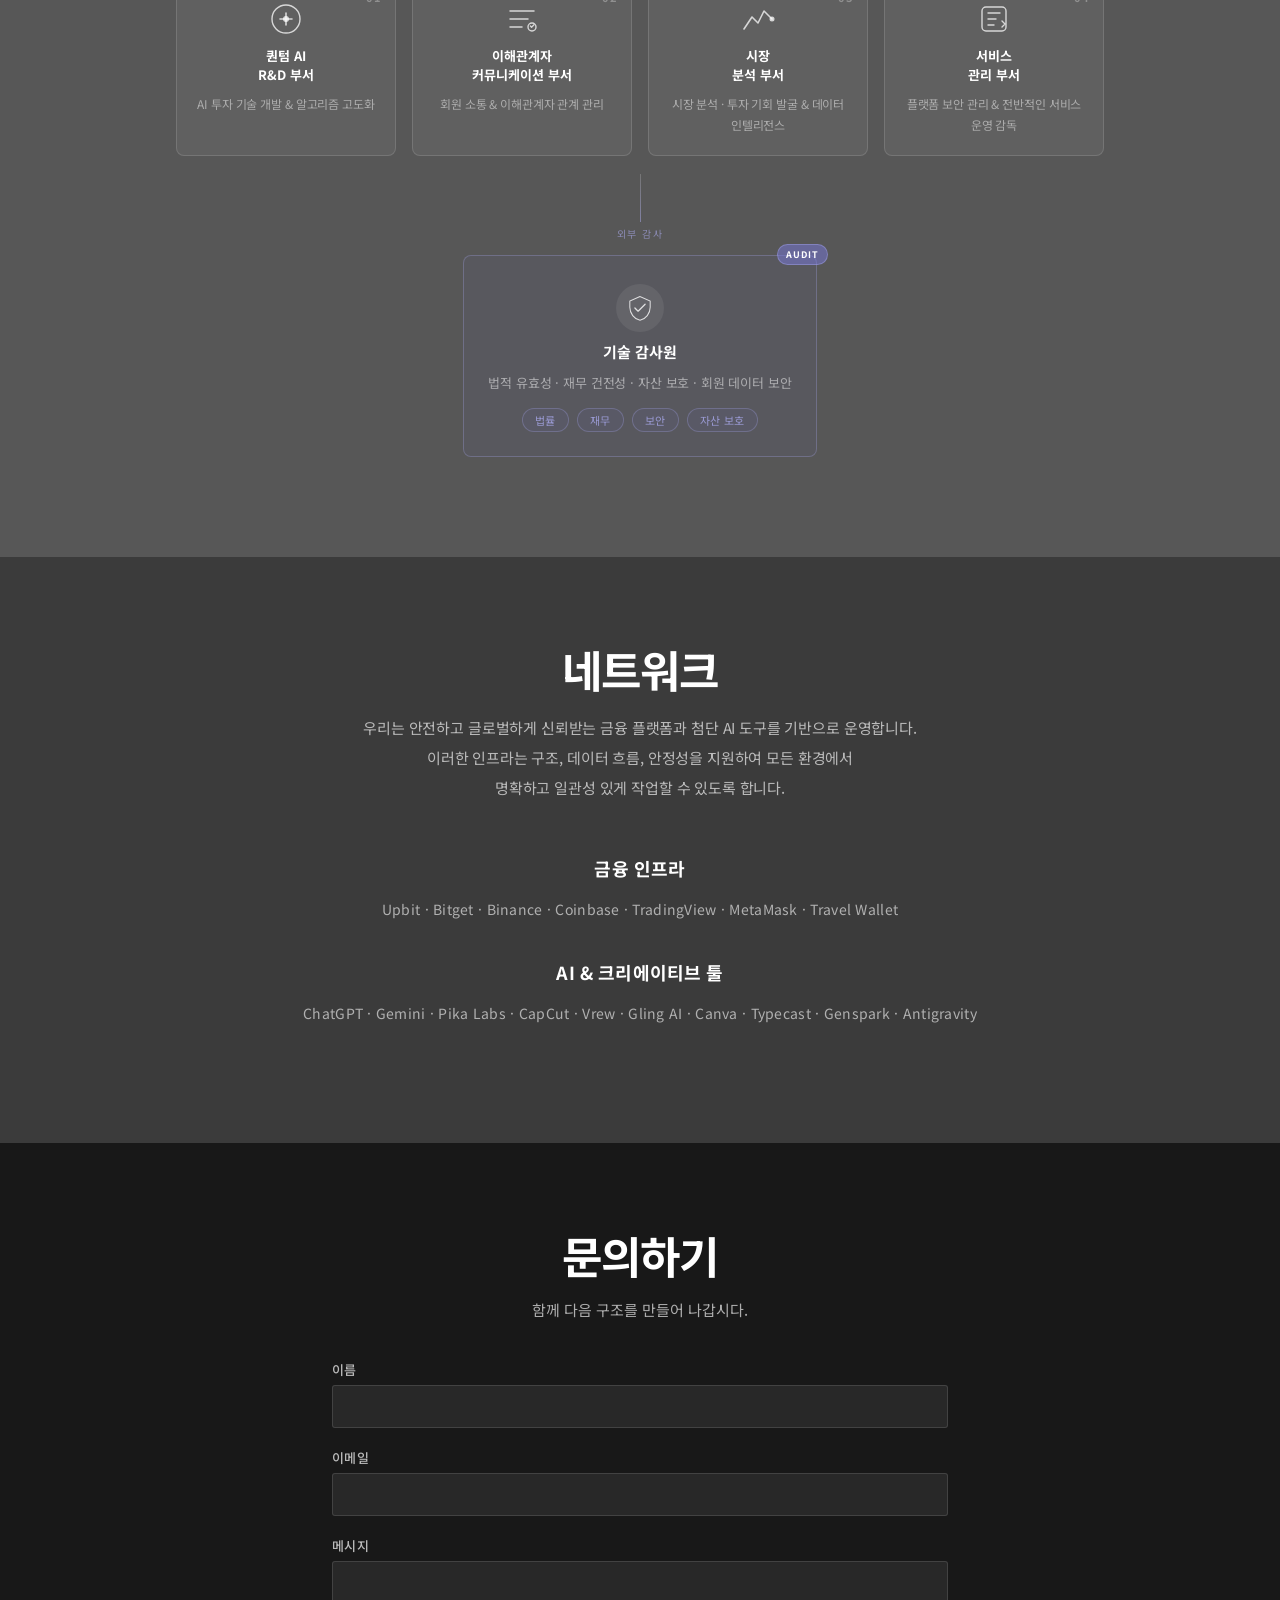
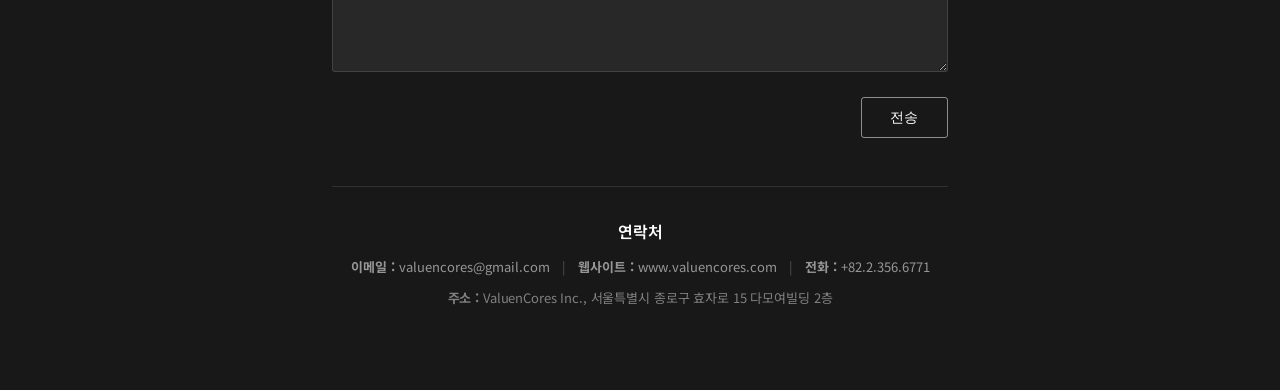
<file: valuencores_web/kr/index.html>
<!DOCTYPE html>
<html lang="ko">
<head>
  <meta charset="UTF-8" />
  <meta name="viewport" content="width=device-width, initial-scale=1.0" />
  <title>ValuenCores — 다수의 핵심. 하나의 원칙.</title>

  <!-- 기본 SEO -->
  <meta name="description" content="ValuenCores — 불균형을 구조로, 구조를 흐름으로 바꿉니다. 핵심을 찾고, 구조를 설계하고, 반복 가능한 가치를 창출합니다." />
  <meta name="keywords" content="ValuenCores, D.Quant9.0, 자산 구조, 콘텐츠 구조, 흐름, 알고리즘, AI 투자" />
  <meta name="author" content="ValuenCores Inc." />

  <!-- Open Graph -->
  <meta property="og:type"        content="website" />
  <meta property="og:site_name"   content="ValuenCores" />
  <meta property="og:title"       content="ValuenCores — 다수의 핵심. 하나의 원칙." />
  <meta property="og:description" content="불균형을 구조로, 구조를 흐름으로 바꿉니다." />
  <meta property="og:image"       content="../images/og-thumbnail.jpg" />
  <meta property="og:url"         content="https://www.valuencores.com/kr/" />
  <meta property="og:locale"      content="ko_KR" />

  <link rel="preconnect" href="https://fonts.googleapis.com" />
  <link rel="preconnect" href="https://fonts.gstatic.com" crossorigin />
  <link href="https://fonts.googleapis.com/css2?family=Inter:wght@300;400;500;600;700;800;900&family=Noto+Sans+KR:wght@300;400;500;600;700;800;900&display=swap" rel="stylesheet" />
  <link rel="stylesheet" href="../css/style.css" />
  <link rel="stylesheet" href="../css/kr.css" />
</head>
<body class="lang-kr">

  <!-- ═══════════════════════════════════════════
       NAVIGATION
  ═══════════════════════════════════════════ -->
  <nav id="navbar">
    <div class="nav-inner">
      <a href="#hero" class="nav-logo">ValuenCores</a>
      <div class="nav-right">
        <div class="lang-switch">
          <a href="#" class="lang-btn lang-active">KR</a>
          <span class="lang-divider">|</span>
          <a href="../index.html" class="lang-btn">EN</a>
        </div>
        <a href="https://xdrifzsz.gensparkspace.com/dquant/index.html" target="_blank" rel="noopener noreferrer" class="nav-cta nav-cta-dquant">D.Quant9.0</a>
      </div>
    </div>
  </nav>

  <!-- ═══════════════════════════════════════════
       SECTION 1 — HERO
  ═══════════════════════════════════════════ -->
  <section id="hero" class="hero-section">
    <canvas id="hero-canvas"></canvas>
    <div class="hero-content">
      <h1 class="hero-title">VALUENCORES</h1>
      <p class="hero-sub">다수의 핵심. 하나의 원칙.</p>
      <div class="hero-tagline">
        <p>핵심을 찾아라.</p>
        <p>구조를 설계하라.</p>
        <p>반복 가능한 가치를 창출하라.</p>
      </div>
      <p class="hero-desc">우리는 불균형을 구조로, 구조를 흐름으로 바꿉니다.</p>
    </div>
  </section>

  <!-- ═══════════════════════════════════════════
       SECTION 2 — CORE
  ═══════════════════════════════════════════ -->
  <section id="core" class="content-section bg-light-gray">
    <div class="section-inner layout-text-right">
      <div class="text-block">
        <h2 class="section-title">Core</h2>
        <p class="section-subtitle">불균형을 발견하다</p>
        <p class="section-body">
          모든 시장은 소음 아래 본질을 숨기고 있습니다. 우리는 표면에
          반응하지 않습니다 — 우리는 구조를 드러냅니다. 중요한 것을
          추출하고, 스스로 작동하는 시스템으로 전환합니다. 하나의 원칙,
          우리가 발견하는 모든 불균형에 적용됩니다.
        </p>
      </div>
      <div class="visual-block">
        <canvas class="section-canvas" id="core-canvas"></canvas>
      </div>
    </div>
  </section>

  <!-- ═══════════════════════════════════════════
       SECTION 3 — RHYTHM
  ═══════════════════════════════════════════ -->
  <section id="rhythm" class="content-section bg-light-gray">
    <div class="section-inner layout-image-left">
      <div class="visual-block">
        <canvas class="section-canvas" id="rhythm-canvas"></canvas>
      </div>
      <div class="text-block">
        <h2 class="section-title">Rhythm</h2>
        <p class="section-subtitle">패턴을 인식하다</p>
        <p class="section-body">
          시장은 움직입니다. 가격은 변동합니다. 추세는 바뀝니다. 그러나
          혼돈 아래에는 리듬이 있습니다. 우리는 다음 움직임을 예측하지
          않습니다. 변동성 속에 숨겨진 반복 패턴을 관찰합니다. 리듬은
          인식 가능해집니다. 인식은 구조가 됩니다.
        </p>
      </div>
    </div>
  </section>

  <!-- ═══════════════════════════════════════════
       SECTION 4 — STRUCTURE
  ═══════════════════════════════════════════ -->
  <section id="structure" class="content-section bg-mid-gray">
    <div class="section-inner layout-text-right">
      <div class="text-block">
        <h2 class="section-title">Structure</h2>
        <p class="section-subtitle">시스템을 구축하다</p>
        <p class="section-body">
          핵심은 구조가 됩니다. 패턴은 규칙이 됩니다. 규칙은 시스템이
          됩니다. 우리는 복잡성을 쫓지 않습니다. 진정으로 중요한 것을
          정의하고, 누가 운용하든, 언제든 일관성을 유지하는 프레임워크를
          구축합니다. 구조는 의존성을 제거합니다. 구조는 반복을 가능하게
          합니다.
        </p>
      </div>
      <div class="visual-block">
        <canvas class="section-canvas" id="structure-canvas"></canvas>
      </div>
    </div>
  </section>

  <!-- ═══════════════════════════════════════════
       SECTION 5 — ALGORITHM
  ═══════════════════════════════════════════ -->
  <section id="algorithm" class="content-section bg-mid-gray">
    <div class="section-inner layout-image-left">
      <div class="visual-block">
        <canvas class="section-canvas" id="algorithm-canvas"></canvas>
      </div>
      <div class="text-block">
        <h2 class="section-title">Algorithm</h2>
        <p class="section-subtitle">실행을 자동화하다</p>
        <p class="section-body">
          규칙이 스스로 실행됩니다. 감정이 아닙니다. 예측도 아닙니다.
          구조가 정의되면, 알고리즘이 실행합니다 — 24시간, 모든 신호,
          망설임 없이. 정밀함이 충동을 대체합니다. 규율이 두려움을
          대체합니다. 구조는 사람이 지켜보든 아니든 작동합니다.
        </p>
      </div>
    </div>
  </section>

  <!-- ═══════════════════════════════════════════
       SECTION 6 — AI
  ═══════════════════════════════════════════ -->
  <section id="ai" class="content-section bg-dark-gray">
    <div class="section-inner layout-text-right">
      <div class="text-block text-light">
        <h2 class="section-title">AI</h2>
        <p class="section-subtitle">무한히 확장하다</p>
        <p class="section-body">
          지능형 자동화가 구조를 확장합니다. AI는 핵심을 대체하지
          않습니다 — 핵심을 증폭시킵니다. 더 많은 시장에 걸쳐 리듬을
          확장합니다. 품질 저하 없이 구조를 복제합니다. 감정적 소음
          없이, 피로 없이, 망설임 없이 작동합니다. 기술이 중심이
          아닙니다. 구조가 중심입니다. AI는 구조를 무한하게 만드는
          엔진입니다.
        </p>
      </div>
      <div class="visual-block">
        <canvas class="section-canvas" id="ai-canvas"></canvas>
      </div>
    </div>
  </section>

  <!-- ═══════════════════════════════════════════
       SECTION 7 — FLOW
  ═══════════════════════════════════════════ -->
  <section id="flow" class="content-section bg-dark-gray">
    <div class="section-inner layout-image-left">
      <div class="visual-block">
        <canvas class="section-canvas" id="flow-canvas"></canvas>
      </div>
      <div class="text-block text-light">
        <h2 class="section-title">Flow</h2>
        <p class="section-subtitle">지속적으로 가치를 창출하다</p>
        <p class="section-body">
          가치는 구조화된 흐름을 통해 퍼집니다. 리듬이 포착되고, 구조가
          구축되고, 알고리즘이 자동화하고, AI가 확장할 때 — 흐름이
          나타납니다. 강요된 것이 아닙니다. 불안정하지도 않습니다.
          지속적입니다. 확장 가능합니다. 반복 가능합니다. 이것이 체계적인
          수익, 운영 일관성, 그리고 우리가 접하는 모든 시장에 걸친 무한한
          확장성을 창출합니다.
        </p>
      </div>
    </div>
  </section>

  <!-- ═══════════════════════════════════════════
       SECTION 8 — BUSINESS DIVISIONS
  ═══════════════════════════════════════════ -->
  <section id="divisions" class="content-section bg-darker-gray">
    <div class="divisions-inner">
      <h2 class="section-center-title text-white">사업 부문</h2>
      <p class="section-center-sub text-white-dim">이 원칙은 이제 세 가지 구조를 통해 흐릅니다:</p>

      <div class="orbs-container">
        <canvas id="orbs-canvas"></canvas>
      </div>

      <div class="divisions-desc">
        <p class="text-white-center">하나의 원칙. 다양한 적용. 무한한 확장성.</p>
        <p class="text-white-dim-center">각 부문은 서로 다른 시장에서 운영됩니다.</p>
        <p class="text-white-dim-center">각 부문은 서로 다른 불균형을 포착합니다.</p>
        <p class="text-white-dim-center">각 부문은 동일한 핵심 방법론을 따릅니다.</p>
      </div>

      <div class="divisions-cards">
        <div class="division-card">
          <h3>Division 1: 자산 구조</h3>
          <p class="card-sub">불균형을 포착합니다. 흐름을 설계합니다.</p>
          <p class="card-body">
            우리는 시장을 예측하지 않습니다. 시장 내 움직임을 구조화합니다. 디지털 자산은 우리가 설계한 시스템을 통해
            흐릅니다: 분할 논리, 포지션 규칙, 비중 배분, 자동화 실행. 감정이 아닌 시스템. 예측이 아닌 프레임워크.
            반응이 아닌 리듬. 변동성은 구조가 됩니다. 구조는 흐름이 됩니다.
          </p>
        </div>
        <div class="division-card">
          <h3>Division 2: 콘텐츠 구조</h3>
          <p class="card-sub">혼돈에서 명확함으로. 메시지에서 시스템으로.</p>
          <p class="card-body">
            콘텐츠는 단순한 창작물이 아닙니다. 확장되는 구조입니다. 핵심 메시지를 추출하고, 내러티브 시스템을 설계하며,
            AI가 톤, 브랜드, 의미를 일관되게, 무한히 복제할 수 있는 프레임워크를 구축합니다. 하나의 구조. 다양한
            표현. 하나의 원칙. 무한한 도달.
          </p>
        </div>
        <div class="division-card">
          <h3>Division 3: 실물 흐름 구조</h3>
          <p class="card-sub">가치는 불균형이 있는 곳에 존재합니다.</p>
          <p class="card-body">
            한 지역에서 저평가된 고품질 자산이 다른 지역에서는 필수 자원이 됩니다. 우리는 제조하지 않습니다. 유통을
            재편합니다. 취득. 검증. 재배분. 낭비 없음. 복잡함 없음. 오직 흐름. 지역 과잉에서 글로벌 수요로.
            비효율에서 구조로.
          </p>
        </div>
      </div>
    </div>
  </section>

  <!-- ═══════════════════════════════════════════
       SECTION 9 — GOVERNANCE STRUCTURE
  ═══════════════════════════════════════════ -->
  <section id="governance" class="content-section bg-darker-gray">
    <div class="gov-wrapper">
      <h2 class="section-center-title text-white gov-title">거버넌스 구조</h2>
      <p class="section-center-sub text-white-dim gov-sub">
        하나의 원칙. 투명한 거버넌스. 무한한 책임.
      </p>

      <div class="gov-tier gov-tier-1">
        <div class="gov-node node-corp" data-aos="0">
          <div class="node-icon">
            <svg viewBox="0 0 40 40" fill="none" xmlns="http://www.w3.org/2000/svg">
              <rect x="4" y="10" width="32" height="22" rx="3" stroke="currentColor" stroke-width="1.6"/>
              <path d="M13 10V8a7 7 0 0114 0v2" stroke="currentColor" stroke-width="1.6"/>
              <circle cx="20" cy="21" r="3.5" stroke="currentColor" stroke-width="1.5"/>
              <path d="M12 32v-2a4 4 0 018 0v2M20 32v-2a4 4 0 018 0v2" stroke="currentColor" stroke-width="1.4" stroke-linecap="round"/>
            </svg>
          </div>
          <p class="node-label-main">ValuenCores Inc.</p>
          <p class="node-label-sub">D.Quant9.0 플랫폼 운영</p>
        </div>

        <div class="tier1-connector">
          <div class="connector-line-h"></div>
          <div class="connector-down-arrow">
            <span>투자자 위원회</span>
            <svg class="arrow-icon" viewBox="0 0 20 10"><path d="M10 0 L10 8 M6 4 L10 8 L14 4" stroke="currentColor" stroke-width="1.5" fill="none" stroke-linecap="round" stroke-linejoin="round"/></svg>
          </div>
        </div>

        <div class="gov-node node-corp" data-aos="1">
          <div class="node-icon">
            <svg viewBox="0 0 40 40" fill="none" xmlns="http://www.w3.org/2000/svg">
              <path d="M20 4L36 13v14L20 36 4 27V13L20 4z" stroke="currentColor" stroke-width="1.6"/>
              <circle cx="20" cy="20" r="5" stroke="currentColor" stroke-width="1.5"/>
              <path d="M20 4v6M36 27l-5-3M4 27l5-3" stroke="currentColor" stroke-width="1.4" stroke-linecap="round"/>
            </svg>
          </div>
          <p class="node-label-main">D.Cooperative Foundation</p>
          <p class="node-label-sub">투자자 &amp; 이해관계자 그룹 구축 · 자본 관리</p>
        </div>
      </div>

      <div class="gov-tier gov-tier-2">
        <div class="gov-node node-committee">
          <div class="node-icon node-icon-lg">
            <svg viewBox="0 0 48 48" fill="none" xmlns="http://www.w3.org/2000/svg">
              <circle cx="24" cy="24" r="20" stroke="currentColor" stroke-width="1.6"/>
              <path d="M24 12v12l8 4" stroke="currentColor" stroke-width="1.8" stroke-linecap="round"/>
              <circle cx="24" cy="24" r="3" fill="currentColor"/>
            </svg>
          </div>
          <p class="node-label-main">투자자 위원회</p>
          <p class="node-label-sub">CEO &amp; 회장 공동 운영 · 투명한 투자 &amp; 자본 감독</p>
        </div>
      </div>

      <div class="gov-tier gov-tier-3">
        <div class="div-card-row">
          <div class="div-card" style="--delay:0ms">
            <div class="div-card-num">01</div>
            <div class="div-card-icon">
              <svg viewBox="0 0 36 36" fill="none"><circle cx="18" cy="18" r="14" stroke="currentColor" stroke-width="1.4"/><path d="M12 18h12M18 12v12" stroke="currentColor" stroke-width="1.6" stroke-linecap="round"/><circle cx="18" cy="18" r="3" fill="currentColor"/></svg>
            </div>
            <p class="div-card-title">퀀텀 AI<br/>R&amp;D 부서</p>
            <p class="div-card-desc">AI 투자 기술 개발 &amp; 알고리즘 고도화</p>
          </div>
          <div class="div-card" style="--delay:100ms">
            <div class="div-card-num">02</div>
            <div class="div-card-icon">
              <svg viewBox="0 0 36 36" fill="none"><path d="M6 10h24M6 18h18M6 26h12" stroke="currentColor" stroke-width="1.5" stroke-linecap="round"/><circle cx="28" cy="26" r="4" stroke="currentColor" stroke-width="1.4"/><path d="M26.4 25l1.2 1.2 2.4-2.4" stroke="currentColor" stroke-width="1.3" stroke-linecap="round" stroke-linejoin="round"/></svg>
            </div>
            <p class="div-card-title">이해관계자<br/>커뮤니케이션 부서</p>
            <p class="div-card-desc">회원 소통 &amp; 이해관계자 관계 관리</p>
          </div>
          <div class="div-card" style="--delay:200ms">
            <div class="div-card-num">03</div>
            <div class="div-card-icon">
              <svg viewBox="0 0 36 36" fill="none"><polyline points="4,28 12,16 18,22 24,10 32,18" stroke="currentColor" stroke-width="1.6" stroke-linecap="round" stroke-linejoin="round" fill="none"/><circle cx="32" cy="18" r="2.5" fill="currentColor"/></svg>
            </div>
            <p class="div-card-title">시장<br/>분석 부서</p>
            <p class="div-card-desc">시장 분석 · 투자 기회 발굴 &amp; 데이터 인텔리전스</p>
          </div>
          <div class="div-card" style="--delay:300ms">
            <div class="div-card-num">04</div>
            <div class="div-card-icon">
              <svg viewBox="0 0 36 36" fill="none"><rect x="6" y="6" width="24" height="24" rx="4" stroke="currentColor" stroke-width="1.4"/><path d="M12 12h12M12 18h8M12 24h6" stroke="currentColor" stroke-width="1.4" stroke-linecap="round"/><path d="M26 20l3 3-3 3" stroke="currentColor" stroke-width="1.4" stroke-linecap="round" stroke-linejoin="round"/></svg>
            </div>
            <p class="div-card-title">서비스<br/>관리 부서</p>
            <p class="div-card-desc">플랫폼 보안 관리 &amp; 전반적인 서비스 운영 감독</p>
          </div>
        </div>
      </div>

      <div class="gov-tier gov-tier-4">
        <div class="audit-connector">
          <div class="audit-line"></div>
          <span class="audit-label-top">외부 감사</span>
        </div>
        <div class="gov-node node-audit">
          <div class="audit-badge">AUDIT</div>
          <div class="node-icon">
            <svg viewBox="0 0 44 44" fill="none" xmlns="http://www.w3.org/2000/svg">
              <path d="M22 4L6 11v10c0 9.4 6.8 18.2 16 20.4C31.2 39.2 38 30.4 38 21V11L22 4z" stroke="currentColor" stroke-width="1.6"/>
              <path d="M14 22l5 5 11-11" stroke="currentColor" stroke-width="2" stroke-linecap="round" stroke-linejoin="round"/>
            </svg>
          </div>
          <p class="node-label-main">기술 감사원</p>
          <p class="node-label-sub">법적 유효성 · 재무 건전성 · 자산 보호 · 회원 데이터 보안</p>
          <div class="audit-tags">
            <span>법률</span>
            <span>재무</span>
            <span>보안</span>
            <span>자산 보호</span>
          </div>
        </div>
      </div>
    </div>
  </section>

  <!-- ═══════════════════════════════════════════
       SECTION 10 — NETWORK
  ═══════════════════════════════════════════ -->
  <section id="network" class="content-section bg-darkest">
    <div class="network-inner">
      <h2 class="section-center-title text-white">네트워크</h2>
      <p class="network-desc text-white-dim">
        우리는 안전하고 글로벌하게 신뢰받는 금융 플랫폼과 첨단 AI 도구를 기반으로 운영합니다.<br />
        이러한 인프라는 구조, 데이터 흐름, 안정성을 지원하여 모든 환경에서<br />
        명확하고 일관성 있게 작업할 수 있도록 합니다.
      </p>
      <div class="network-group">
        <h4 class="network-group-title">금융 인프라</h4>
        <p class="network-items">Upbit · Bitget · Binance · Coinbase · TradingView · MetaMask · Travel Wallet</p>
      </div>
      <div class="network-group">
        <h4 class="network-group-title">AI &amp; 크리에이티브 툴</h4>
        <p class="network-items">ChatGPT · Gemini · Pika Labs · CapCut · Vrew · Gling AI · Canva · Typecast · Genspark · Antigravity</p>
      </div>
    </div>
  </section>

  <!-- ═══════════════════════════════════════════
       SECTION 11 — CONTACT
  ═══════════════════════════════════════════ -->
  <section id="contact" class="content-section bg-near-black">
    <div class="contact-inner">
      <h2 class="section-center-title text-white">문의하기</h2>
      <p class="contact-tagline text-white-dim">함께 다음 구조를 만들어 나갑시다.</p>

      <form class="contact-form" id="contact-form">
        <div class="form-group">
          <label for="name">이름</label>
          <input type="text" id="name" name="name" autocomplete="off" />
        </div>
        <div class="form-group">
          <label for="email">이메일</label>
          <input type="email" id="email" name="email" autocomplete="off" />
        </div>
        <div class="form-group">
          <label for="message">메시지</label>
          <textarea id="message" name="message" rows="5"></textarea>
        </div>
        <div class="form-submit">
          <button type="submit" class="btn-send">전송</button>
        </div>
      </form>

      <div class="contact-info">
        <h4 class="text-white">연락처</h4>
        <p class="contact-details">
          <span><strong>이메일 :</strong> valuencores@gmail.com</span>
          <span class="sep">|</span>
          <span><strong>웹사이트 :</strong> www.valuencores.com</span>
          <span class="sep">|</span>
          <span><strong>전화 :</strong> +82.2.356.6771</span>
        </p>
        <p class="contact-address">
          <strong>주소 :</strong> ValuenCores Inc., 서울특별시 종로구 효자로 15 다모여빌딩 2층
        </p>
      </div>
    </div>
  </section>

  <!-- ═══════════════════════════════════════════
       SCROLL NAVIGATOR
  ═══════════════════════════════════════════ -->
  <div id="scroll-nav">
    <button id="scroll-top" class="scroll-btn" title="맨 위로" aria-label="맨 위로 이동">
      <svg viewBox="0 0 24 24" fill="none" xmlns="http://www.w3.org/2000/svg">
        <polyline points="18,15 12,9 6,15" stroke="currentColor" stroke-width="2" stroke-linecap="round" stroke-linejoin="round"/>
      </svg>
      <span>Top</span>
    </button>
    <div id="scroll-progress-track">
      <div id="scroll-progress-bar"></div>
    </div>
    <button id="scroll-down" class="scroll-btn" title="맨 아래로" aria-label="맨 아래로 이동">
      <svg viewBox="0 0 24 24" fill="none" xmlns="http://www.w3.org/2000/svg">
        <polyline points="6,9 12,15 18,9" stroke="currentColor" stroke-width="2" stroke-linecap="round" stroke-linejoin="round"/>
      </svg>
      <span>Down</span>
    </button>
  </div>

  <script src="../js/canvas-animations.js"></script>
  <script src="../js/main.js"></script>
</body>
</html>
</file>
<file: css/style.css>
/* ═══════════════════════════════════════════
   VALUENCORES — MAIN STYLESHEET
   ═══════════════════════════════════════════ */

/* ── Reset & Base ── */
*, *::before, *::after { box-sizing: border-box; margin: 0; padding: 0; }

html { scroll-behavior: smooth; }

body {
  font-family: 'Inter', sans-serif;
  color: #1a1a1a;
  background: #fff;
  overflow-x: hidden;
  -webkit-font-smoothing: antialiased;
}

/* ══════════════════════════════════════════
   NAVIGATION
══════════════════════════════════════════ */
#navbar {
  position: fixed;
  top: 0; left: 0; right: 0;
  z-index: 1000;
  background: rgba(255,255,255,0.97);
  border-bottom: 1px solid rgba(0,0,0,0.06);
  backdrop-filter: blur(8px);
  -webkit-backdrop-filter: blur(8px);
  transition: background 0.3s ease, box-shadow 0.3s ease;
}

#navbar.scrolled {
  box-shadow: 0 2px 20px rgba(0,0,0,0.08);
}

.nav-inner {
  max-width: 1200px;
  margin: 0 auto;
  padding: 0 32px;
  height: 60px;
  display: flex;
  align-items: center;
  justify-content: space-between;
}

.nav-logo {
  font-size: 15px;
  font-weight: 700;
  letter-spacing: 0.02em;
  color: #111;
  text-decoration: none;
}

.nav-cta {
  display: inline-flex;
  align-items: center;
  padding: 9px 20px;
  background: #111;
  color: #fff;
  font-size: 13px;
  font-weight: 500;
  letter-spacing: 0.03em;
  text-decoration: none;
  border-radius: 3px;
  transition: background 0.2s ease, transform 0.2s ease;
}

.nav-cta:hover {
  background: #333;
  transform: translateY(-1px);
}

/* ══════════════════════════════════════════
   HERO SECTION
══════════════════════════════════════════ */
.hero-section {
  position: relative;
  width: 100%;
  min-height: 100vh;
  display: flex;
  align-items: center;
  justify-content: center;
  overflow: hidden;
  /* Warm off-white with subtle radial glow on right */
  background: radial-gradient(ellipse 70% 90% at 80% 50%, #f0ece8 0%, #ede9e4 40%, #e8e4df 100%);
}

#hero-canvas {
  position: absolute;
  inset: 0;
  width: 100%;
  height: 100%;
  pointer-events: none;
}

.hero-content {
  position: relative;
  z-index: 2;
  text-align: center;
  padding: 80px 20px 40px;
  max-width: 780px;
}

.hero-title {
  font-size: clamp(52px, 10vw, 96px);
  font-weight: 900;
  letter-spacing: -0.01em;
  color: #111;
  line-height: 1;
  margin-bottom: 20px;
}

.hero-sub {
  font-size: clamp(14px, 2vw, 17px);
  font-weight: 400;
  color: #555;
  letter-spacing: 0.04em;
  margin-bottom: 36px;
}

.hero-tagline {
  margin-bottom: 28px;
}

.hero-tagline p {
  font-size: clamp(20px, 3.5vw, 32px);
  font-weight: 700;
  color: #111;
  line-height: 1.45;
  letter-spacing: -0.01em;
}

.hero-desc {
  font-size: clamp(12px, 1.5vw, 14px);
  color: #888;
  letter-spacing: 0.04em;
}

/* ══════════════════════════════════════════
   CONTENT SECTIONS — SHARED
══════════════════════════════════════════ */
.content-section {
  width: 100%;
  padding: 80px 0;
}

/* Background color steps */
.bg-light-gray  { background: #e4e0db; }
.bg-mid-gray    { background: #cecbc6; }
.bg-dark-gray   { background: #9b9b9b; }
.bg-darker-gray { background: #575757; }
.bg-darkest     { background: #3b3b3b; }
.bg-near-black  { background: #181818; }

.section-inner {
  max-width: 1100px;
  margin: 0 auto;
  padding: 0 48px;
  display: flex;
  align-items: center;
  gap: 60px;
}

/* Layout variants */
.layout-text-right  { flex-direction: row; }
.layout-image-left  { flex-direction: row; }

.text-block  { flex: 1 1 420px; max-width: 500px; }
.visual-block { flex: 1 1 380px; display: flex; align-items: center; justify-content: center; }

.section-canvas {
  display: block;
  width: 100%;
  max-width: 420px;
  height: 320px;
}

/* Text styles */
.section-title {
  font-size: clamp(28px, 5vw, 52px);
  font-weight: 700;
  color: #111;
  margin-bottom: 6px;
  letter-spacing: -0.02em;
}

.section-subtitle {
  font-size: clamp(13px, 1.5vw, 15px);
  font-weight: 400;
  color: #777;
  margin-bottom: 20px;
  letter-spacing: 0.01em;
}

.section-body {
  font-size: clamp(13px, 1.3vw, 15px);
  line-height: 1.75;
  color: #333;
  font-weight: 400;
}

/* Light text overrides for dark sections */
.text-light .section-title   { color: #f0f0f0; }
.text-light .section-subtitle { color: #ccc; }
.text-light .section-body    { color: #e0e0e0; }

/* ══════════════════════════════════════════
   BUSINESS DIVISIONS
══════════════════════════════════════════ */
.divisions-inner {
  max-width: 860px;
  margin: 0 auto;
  padding: 0 32px;
  text-align: center;
}

.section-center-title {
  font-size: clamp(26px, 4vw, 44px);
  font-weight: 700;
  letter-spacing: -0.02em;
  margin-bottom: 12px;
}

.section-center-sub {
  font-size: clamp(13px, 1.4vw, 15px);
  margin-bottom: 40px;
}

.text-white          { color: #ffffff; }
.text-white-dim      { color: rgba(255,255,255,0.65); }
.text-white-center   { color: #ffffff; font-size: 15px; font-weight: 500; margin-bottom: 8px; }
.text-white-dim-center { color: rgba(255,255,255,0.55); font-size: 14px; line-height: 1.9; }

.orbs-container {
  width: 100%;
  height: 300px;
  position: relative;
  margin-bottom: 40px;
}

#orbs-canvas {
  width: 100%;
  height: 100%;
}

.divisions-desc {
  margin-bottom: 48px;
}

.divisions-cards {
  display: flex;
  flex-direction: column;
  gap: 20px;
  text-align: left;
}

.division-card {
  background: rgba(255,255,255,0.07);
  border: 1px solid rgba(255,255,255,0.12);
  border-radius: 6px;
  padding: 32px 36px;
  transition: background 0.3s ease, border-color 0.3s ease;
}

.division-card:hover {
  background: rgba(255,255,255,0.11);
  border-color: rgba(255,255,255,0.22);
}

.division-card h3 {
  font-size: clamp(16px, 2vw, 20px);
  font-weight: 700;
  color: #fff;
  margin-bottom: 6px;
}

.card-sub {
  font-size: 13px;
  color: rgba(255,255,255,0.55);
  margin-bottom: 14px;
  font-style: italic;
}

.card-body {
  font-size: clamp(12px, 1.2vw, 14px);
  color: rgba(255,255,255,0.75);
  line-height: 1.75;
}

/* ══════════════════════════════════════════
   GOVERNANCE STRUCTURE (조직도 인포그래픽)
══════════════════════════════════════════ */

/* ── Wrapper ── */
.gov-wrapper {
  max-width: 1060px;
  margin: 0 auto;
  padding: 0 32px 20px;
  text-align: center;
}

.gov-title  { margin-bottom: 10px; }
.gov-sub    { margin-bottom: 52px; }

/* ── Tier 공통 ── */
.gov-tier {
  position: relative;
  display: flex;
  flex-direction: column;
  align-items: center;
}

/* ─────────────────────────────────────
   TIER 1 : 두 법인 (좌-우 + 중앙 화살표)
───────────────────────────────────── */
.gov-tier-1 {
  flex-direction: row;
  justify-content: center;
  align-items: flex-start;
  gap: 0;
  margin-bottom: 0;
}

/* 중앙 커넥터 영역 */
.tier1-connector {
  display: flex;
  flex-direction: column;
  align-items: center;
  justify-content: center;
  flex: 0 0 180px;
  padding-top: 60px;
}

.connector-line-h {
  width: 100%;
  height: 1px;
  background: rgba(255,255,255,0.25);
  position: relative;
}

.connector-line-h::before,
.connector-line-h::after {
  content: '';
  position: absolute;
  top: 50%;
  width: 6px; height: 6px;
  border-radius: 50%;
  background: rgba(255,255,255,0.5);
  transform: translateY(-50%);
}
.connector-line-h::before { left: 0; }
.connector-line-h::after  { right: 0; }

.connector-down-arrow {
  display: flex;
  flex-direction: column;
  align-items: center;
  gap: 4px;
  margin-top: 12px;
}

.connector-down-arrow span {
  font-size: 10px;
  letter-spacing: 0.12em;
  text-transform: uppercase;
  color: rgba(255,255,255,0.45);
  white-space: nowrap;
}

.arrow-icon {
  width: 18px; height: 12px;
  color: rgba(255,255,255,0.45);
}

/* ─────────────────────────────────────
   GOV NODE (공통 박스)
───────────────────────────────────── */
.gov-node {
  display: flex;
  flex-direction: column;
  align-items: center;
  gap: 10px;
  padding: 28px 24px 24px;
  border-radius: 8px;
  border: 1px solid rgba(255,255,255,0.15);
  background: rgba(255,255,255,0.06);
  transition: background 0.3s, border-color 0.3s, transform 0.3s;
  position: relative;
}

.gov-node:hover {
  background: rgba(255,255,255,0.11);
  border-color: rgba(255,255,255,0.3);
  transform: translateY(-3px);
}

/* 두 법인 노드 크기 */
.node-corp {
  flex: 1 1 260px;
  max-width: 280px;
}

/* 위에서 내려오는 수직 연결선 */
.node-corp::before {
  content: '';
  position: absolute;
  top: -40px;
  left: 50%;
  transform: translateX(-50%);
  width: 1px;
  height: 40px;
  background: rgba(255,255,255,0.2);
}

/* Investors Committee 노드 */
.node-committee {
  max-width: 400px;
  padding: 32px 36px;
}

/* 감사원 노드 */
.node-audit {
  max-width: 520px;
  border-color: rgba(180,180,255,0.25);
  background: rgba(100,100,180,0.08);
}

.node-audit:hover {
  border-color: rgba(180,180,255,0.45);
  background: rgba(100,100,180,0.14);
}

/* ─────────────────────────────────────
   NODE ICON
───────────────────────────────────── */
.node-icon {
  width: 48px; height: 48px;
  display: flex; align-items: center; justify-content: center;
  color: rgba(255,255,255,0.8);
  background: rgba(255,255,255,0.07);
  border-radius: 50%;
  padding: 10px;
}

.node-icon svg { width: 100%; height: 100%; }

.node-icon-lg {
  width: 58px; height: 58px;
  padding: 12px;
}

/* ─────────────────────────────────────
   NODE LABELS
───────────────────────────────────── */
.node-label-main {
  font-size: clamp(13px, 1.5vw, 15px);
  font-weight: 700;
  color: #fff;
  letter-spacing: 0.01em;
  text-align: center;
  line-height: 1.3;
}

.node-label-sub {
  font-size: clamp(11px, 1.1vw, 13px);
  color: rgba(255,255,255,0.5);
  text-align: center;
  line-height: 1.6;
}

/* ─────────────────────────────────────
   TIER 2 : 수직 연결선
───────────────────────────────────── */
.gov-tier-2 {
  margin-top: 0;
  padding-top: 40px;
  position: relative;
}

.gov-tier-2::before {
  content: '';
  position: absolute;
  top: 0; left: 50%;
  transform: translateX(-50%);
  width: 1px; height: 40px;
  background: rgba(255,255,255,0.2);
}

/* ─────────────────────────────────────
   TIER 3 : 4개 부서 카드
───────────────────────────────────── */
.gov-tier-3 {
  margin-top: 0;
  padding-top: 48px;
  position: relative;
}

.gov-tier-3::before {
  content: '';
  position: absolute;
  top: 0; left: 50%;
  transform: translateX(-50%);
  width: 1px; height: 48px;
  background: rgba(255,255,255,0.2);
}

.div-card-row {
  display: flex;
  gap: 16px;
  justify-content: center;
  flex-wrap: wrap;
  width: 100%;
}

.div-card {
  flex: 1 1 180px;
  max-width: 220px;
  background: rgba(255,255,255,0.06);
  border: 1px solid rgba(255,255,255,0.13);
  border-radius: 8px;
  padding: 24px 18px 20px;
  display: flex;
  flex-direction: column;
  align-items: center;
  gap: 10px;
  opacity: 0;
  transform: translateY(20px);
  transition: opacity 0.55s ease var(--delay, 0ms),
              transform 0.55s ease var(--delay, 0ms),
              background 0.3s, border-color 0.3s;
  position: relative;
}

.div-card.visible {
  opacity: 1;
  transform: translateY(0);
}

.div-card:hover {
  background: rgba(255,255,255,0.11);
  border-color: rgba(255,255,255,0.28);
}

/* 위 수평 연결선 */
.div-card::before {
  content: '';
  position: absolute;
  top: -24px; left: 50%;
  transform: translateX(-50%);
  width: 1px; height: 24px;
  background: rgba(255,255,255,0.18);
}

.div-card-num {
  font-size: 11px;
  font-weight: 700;
  letter-spacing: 0.12em;
  color: rgba(255,255,255,0.3);
  position: absolute;
  top: 12px; right: 14px;
}

.div-card-icon {
  width: 36px; height: 36px;
  color: rgba(255,255,255,0.75);
}
.div-card-icon svg { width: 100%; height: 100%; }

.div-card-title {
  font-size: clamp(12px, 1.2vw, 13px);
  font-weight: 700;
  color: #fff;
  text-align: center;
  line-height: 1.45;
}

.div-card-desc {
  font-size: clamp(10px, 1vw, 12px);
  color: rgba(255,255,255,0.48);
  text-align: center;
  line-height: 1.6;
}

/* ─────────────────────────────────────
   TIER 4 : 감사원
───────────────────────────────────── */
.gov-tier-4 {
  margin-top: 0;
  padding-top: 0;
  display: flex;
  flex-direction: column;
  align-items: center;
}

.audit-connector {
  display: flex;
  flex-direction: column;
  align-items: center;
  gap: 4px;
  padding: 18px 0 14px;
}

.audit-line {
  width: 1px;
  height: 48px;
  background: linear-gradient(to bottom, rgba(255,255,255,0.18), rgba(180,180,255,0.45));
}

.audit-label-top {
  font-size: 10px;
  letter-spacing: 0.14em;
  text-transform: uppercase;
  color: rgba(180,180,255,0.55);
}

.audit-badge {
  position: absolute;
  top: -12px; right: -12px;
  background: rgba(120,120,220,0.5);
  color: #fff;
  font-size: 9px;
  font-weight: 700;
  letter-spacing: 0.1em;
  padding: 3px 8px;
  border-radius: 20px;
  border: 1px solid rgba(180,180,255,0.35);
}

.audit-tags {
  display: flex;
  gap: 8px;
  flex-wrap: wrap;
  justify-content: center;
  margin-top: 4px;
}

.audit-tags span {
  font-size: 11px;
  color: rgba(180,180,255,0.7);
  border: 1px solid rgba(180,180,255,0.25);
  border-radius: 20px;
  padding: 3px 12px;
  background: rgba(100,100,200,0.08);
  letter-spacing: 0.04em;
}

/* ─────────────────────────────────────
   수평 연결 파이프 (Tier3 위)
───────────────────────────────────── */
.gov-tier-3::after {
  content: '';
  position: absolute;
  top: 48px;
  left: 50%;
  transform: translateX(-50%);
  width: calc(75% - 20px);
  height: 1px;
  background: rgba(255,255,255,0.15);
}

/* ─────────────────────────────────────
   RESPONSIVE
───────────────────────────────────── */
@media (max-width: 860px) {
  .gov-tier-1 {
    flex-direction: column;
    align-items: center;
    gap: 0;
  }
  .tier1-connector {
    flex: 0 0 auto;
    padding-top: 0;
    height: 56px;
    flex-direction: column;
  }
  .connector-line-h {
    width: 1px; height: 28px;
    background: rgba(255,255,255,0.25);
  }
  .connector-line-h::before,
  .connector-line-h::after {
    top: 0; left: 50%; transform: translateX(-50%);
    width: 6px; height: 6px;
  }
  .connector-line-h::after { top: auto; bottom: 0; }
  .node-corp::before { top: -28px; height: 28px; }
  .node-corp { max-width: 320px; }
}

@media (max-width: 640px) {
  .gov-wrapper { padding: 0 16px 20px; }
  .div-card-row { gap: 12px; }
  .div-card { flex: 1 1 140px; max-width: 160px; padding: 20px 12px 16px; }
  .audit-tags span { font-size: 10px; padding: 3px 9px; }
  .gov-tier-3::after { width: 90%; }
}

/* ══════════════════════════════════════════
   NETWORK SECTION
══════════════════════════════════════════ */
.network-inner {
  max-width: 800px;
  margin: 0 auto;
  padding: 0 32px;
  text-align: center;
}

.network-desc {
  font-size: clamp(13px, 1.4vw, 15px);
  line-height: 1.85;
  margin-bottom: 52px;
}

.network-group {
  margin-bottom: 36px;
}

.network-group-title {
  font-size: clamp(15px, 1.8vw, 18px);
  font-weight: 700;
  color: #fff;
  margin-bottom: 14px;
  letter-spacing: 0.01em;
}

.network-items {
  font-size: clamp(12px, 1.3vw, 14px);
  color: rgba(255,255,255,0.6);
  line-height: 2;
  letter-spacing: 0.02em;
}

/* ══════════════════════════════════════════
   CONTACT SECTION
══════════════════════════════════════════ */
.contact-inner {
  max-width: 680px;
  margin: 0 auto;
  padding: 0 32px;
  text-align: center;
}

.contact-tagline {
  font-size: clamp(13px, 1.4vw, 15px);
  margin-bottom: 40px;
}

.contact-form {
  text-align: left;
  margin-bottom: 48px;
}

.form-group {
  margin-bottom: 20px;
}

.form-group label {
  display: block;
  font-size: 13px;
  font-weight: 500;
  color: rgba(255,255,255,0.7);
  margin-bottom: 6px;
  letter-spacing: 0.02em;
}

.form-group input,
.form-group textarea {
  width: 100%;
  background: rgba(255,255,255,0.07);
  border: 1px solid rgba(255,255,255,0.12);
  border-radius: 3px;
  padding: 12px 14px;
  font-size: 14px;
  color: #f0f0f0;
  font-family: 'Inter', sans-serif;
  outline: none;
  transition: border-color 0.2s ease, background 0.2s ease;
  resize: vertical;
}

.form-group input:focus,
.form-group textarea:focus {
  border-color: rgba(255,255,255,0.4);
  background: rgba(255,255,255,0.10);
}

.form-submit {
  text-align: right;
}

.btn-send {
  padding: 10px 28px;
  background: transparent;
  border: 1px solid rgba(255,255,255,0.5);
  color: #fff;
  font-size: 14px;
  font-weight: 500;
  letter-spacing: 0.04em;
  cursor: pointer;
  border-radius: 3px;
  font-family: 'Inter', sans-serif;
  transition: background 0.2s ease, border-color 0.2s ease, transform 0.2s ease;
}

.btn-send:hover {
  background: rgba(255,255,255,0.12);
  border-color: rgba(255,255,255,0.9);
  transform: translateY(-1px);
}

.btn-send:active { transform: translateY(0); }

.contact-info {
  padding-top: 32px;
  border-top: 1px solid rgba(255,255,255,0.1);
}

.contact-info h4 {
  font-size: 16px;
  font-weight: 600;
  margin-bottom: 12px;
}

.contact-details {
  display: flex;
  justify-content: center;
  align-items: center;
  gap: 12px;
  flex-wrap: wrap;
  font-size: 13px;
  color: rgba(255,255,255,0.55);
  margin-bottom: 8px;
  line-height: 1.8;
}

.contact-details .sep {
  color: rgba(255,255,255,0.25);
}

.contact-address {
  font-size: 13px;
  color: rgba(255,255,255,0.45);
  line-height: 1.8;
}

/* ══════════════════════════════════════════
   SCROLL REVEAL ANIMATION
══════════════════════════════════════════ */
.reveal {
  opacity: 0;
  transform: translateY(32px);
  transition: opacity 0.75s cubic-bezier(.22,.68,0,1.2), transform 0.75s cubic-bezier(.22,.68,0,1.2);
}

.reveal.visible {
  opacity: 1;
  transform: translateY(0);
}

/* ══════════════════════════════════════════
   RESPONSIVE — TABLET
══════════════════════════════════════════ */
@media (max-width: 900px) {
  .section-inner {
    flex-direction: column !important;
    padding: 0 28px;
    gap: 36px;
  }

  .text-block  { max-width: 100%; }
  .visual-block { width: 100%; }
  .section-canvas { max-width: 100%; height: 260px; }

  .team-grid { gap: 32px; }
  .divisions-cards { padding: 0 4px; }
}

/* ══════════════════════════════════════════
   RESPONSIVE — MOBILE
══════════════════════════════════════════ */
@media (max-width: 600px) {
  .nav-inner { padding: 0 20px; }

  .content-section { padding: 60px 0; }

  .section-inner { padding: 0 20px; gap: 28px; }

  .section-canvas { height: 220px; }

  .orbs-container { height: 220px; }

  .contact-details {
    flex-direction: column;
    gap: 6px;
  }

  .contact-details .sep { display: none; }

  .division-card { padding: 24px 20px; }

  .team-grid { gap: 24px; }
  .member-portrait { width: 120px; height: 156px; }
  .portrait-canvas { width: 120px; height: 156px; }

  .network-items { letter-spacing: 0; }
}
</file>
<file: valuencores_web/css/style.css>
/* ═══════════════════════════════════════════
   VALUENCORES — MAIN STYLESHEET
   ═══════════════════════════════════════════ */

/* ── Reset & Base ── */
*, *::before, *::after { box-sizing: border-box; margin: 0; padding: 0; }

html { scroll-behavior: smooth; }

body {
  font-family: 'Inter', sans-serif;
  color: #1a1a1a;
  background: #fff;
  overflow-x: hidden;
  -webkit-font-smoothing: antialiased;
}

/* ══════════════════════════════════════════
   NAVIGATION
══════════════════════════════════════════ */
#navbar {
  position: fixed;
  top: 0; left: 0; right: 0;
  z-index: 1000;
  background: rgba(255,255,255,0.97);
  border-bottom: 1px solid rgba(0,0,0,0.06);
  backdrop-filter: blur(8px);
  -webkit-backdrop-filter: blur(8px);
  transition: background 0.3s ease, box-shadow 0.3s ease;
}

#navbar.scrolled {
  box-shadow: 0 2px 20px rgba(0,0,0,0.08);
}

.nav-inner {
  max-width: 1200px;
  margin: 0 auto;
  padding: 0 32px;
  height: 60px;
  display: flex;
  align-items: center;
  justify-content: space-between;
}

.nav-right {
  display: flex;
  align-items: center;
  gap: 20px;
}

/* ── Language Switch ── */
.lang-switch {
  display: flex;
  align-items: center;
  gap: 4px;
}

.lang-btn {
  font-size: 12px;
  font-weight: 600;
  letter-spacing: 0.08em;
  color: #888;
  text-decoration: none;
  padding: 4px 7px;
  border-radius: 3px;
  transition: color 0.2s ease, background 0.2s ease;
}

.lang-btn:hover {
  color: #111;
  background: rgba(0,0,0,0.05);
}

.lang-btn.lang-active {
  color: #111;
  font-weight: 700;
  background: rgba(0,0,0,0.07);
}

.lang-divider {
  font-size: 11px;
  color: #ccc;
  user-select: none;
}

.nav-logo {
  font-size: 15px;
  font-weight: 700;
  letter-spacing: 0.02em;
  color: #111;
  text-decoration: none;
}

.nav-cta {
  display: inline-flex;
  align-items: center;
  padding: 9px 20px;
  background: #111;
  color: #fff;
  font-size: 13px;
  font-weight: 500;
  letter-spacing: 0.03em;
  text-decoration: none;
  border-radius: 3px;
  transition: background 0.2s ease, transform 0.2s ease;
}

.nav-cta:hover {
  background: #333;
  transform: translateY(-1px);
}

.nav-cta-dquant {
  background: #111;
  border: 1px solid rgba(255,255,255,0.15);
  letter-spacing: 0.06em;
  font-size: 12px;
  font-weight: 700;
  text-transform: uppercase;
  gap: 6px;
}

.nav-cta-dquant::before {
  content: '';
  display: inline-block;
  width: 6px;
  height: 6px;
  border-radius: 50%;
  background: #8ecfff;
  flex-shrink: 0;
  animation: dquant-pulse 2s ease-in-out infinite;
}

@keyframes dquant-pulse {
  0%, 100% { opacity: 1; transform: scale(1); }
  50%       { opacity: 0.4; transform: scale(0.6); }
}

.nav-cta-dquant:hover {
  background: #1a1a2e;
  border-color: rgba(142,207,255,0.45);
  box-shadow: 0 0 12px rgba(142,207,255,0.25);
}

/* ══════════════════════════════════════════
   SCROLL NAVIGATOR
══════════════════════════════════════════ */
#scroll-nav {
  position: fixed;
  right: 24px;
  top: 50%;
  transform: translateY(-50%);
  z-index: 900;
  display: flex;
  flex-direction: column;
  align-items: center;
  gap: 10px;
  opacity: 0;
  transition: opacity 0.4s ease;
  pointer-events: none;
}

#scroll-nav.visible {
  opacity: 1;
  pointer-events: auto;
}

.scroll-btn {
  display: flex;
  flex-direction: column;
  align-items: center;
  gap: 3px;
  background: rgba(20,20,20,0.72);
  border: 1px solid rgba(255,255,255,0.18);
  color: rgba(255,255,255,0.85);
  border-radius: 8px;
  padding: 9px 10px 7px;
  cursor: pointer;
  font-family: 'Inter', sans-serif;
  font-size: 9px;
  font-weight: 600;
  letter-spacing: 0.08em;
  text-transform: uppercase;
  backdrop-filter: blur(10px);
  -webkit-backdrop-filter: blur(10px);
  transition: background 0.2s ease, border-color 0.2s ease,
              color 0.2s ease, transform 0.2s ease, box-shadow 0.2s ease;
  line-height: 1;
}

.scroll-btn svg {
  width: 16px;
  height: 16px;
}

.scroll-btn span {
  display: block;
}

.scroll-btn:hover {
  background: rgba(255,255,255,0.18);
  border-color: rgba(255,255,255,0.55);
  color: #fff;
  transform: scale(1.08);
  box-shadow: 0 4px 18px rgba(0,0,0,0.35);
}

.scroll-btn:active {
  transform: scale(0.96);
}

/* ── Top 버튼: 페이지 최상단 근처에서 숨김 ── */
.scroll-btn.hidden {
  opacity: 0;
  pointer-events: none;
  transform: scale(0.8);
}

/* ── 진행바 트랙 ── */
#scroll-progress-track {
  width: 2px;
  height: 80px;
  background: rgba(255,255,255,0.12);
  border-radius: 2px;
  overflow: hidden;
  position: relative;
}

#scroll-progress-bar {
  width: 100%;
  height: 0%;
  background: linear-gradient(to bottom, #8ecfff, rgba(142,207,255,0.3));
  border-radius: 2px;
  transition: height 0.1s linear;
}

/* ── 반응형: 모바일에서 작게 ── */
@media (max-width: 600px) {
  #scroll-nav {
    right: 12px;
    gap: 7px;
  }
  .scroll-btn {
    padding: 7px 8px 6px;
    font-size: 8px;
  }
  .scroll-btn svg { width: 13px; height: 13px; }
  #scroll-progress-track { height: 55px; }
}

/* ══════════════════════════════════════════
   HERO SECTION
══════════════════════════════════════════ */
.hero-section {
  position: relative;
  width: 100%;
  min-height: 100vh;
  display: flex;
  align-items: center;
  justify-content: center;
  overflow: hidden;
  /* Warm off-white with subtle radial glow on right */
  background: radial-gradient(ellipse 70% 90% at 80% 50%, #f0ece8 0%, #ede9e4 40%, #e8e4df 100%);
}

#hero-canvas {
  position: absolute;
  inset: 0;
  width: 100%;
  height: 100%;
  pointer-events: none;
}

.hero-content {
  position: relative;
  z-index: 2;
  text-align: center;
  padding: 80px 20px 40px;
  max-width: 780px;
}

.hero-title {
  font-size: clamp(52px, 10vw, 96px);
  font-weight: 900;
  letter-spacing: -0.01em;
  color: #111;
  line-height: 1;
  margin-bottom: 20px;
}

.hero-sub {
  font-size: clamp(14px, 2vw, 17px);
  font-weight: 400;
  color: #555;
  letter-spacing: 0.04em;
  margin-bottom: 36px;
}

.hero-tagline {
  margin-bottom: 28px;
}

.hero-tagline p {
  font-size: clamp(20px, 3.5vw, 32px);
  font-weight: 700;
  color: #111;
  line-height: 1.45;
  letter-spacing: -0.01em;
}

.hero-desc {
  font-size: clamp(12px, 1.5vw, 14px);
  color: #888;
  letter-spacing: 0.04em;
}

/* ══════════════════════════════════════════
   CONTENT SECTIONS — SHARED
══════════════════════════════════════════ */
.content-section {
  width: 100%;
  padding: 80px 0;
}

/* Background color steps */
.bg-light-gray  { background: #e4e0db; }
.bg-mid-gray    { background: #cecbc6; }
.bg-dark-gray   { background: #9b9b9b; }
.bg-darker-gray { background: #575757; }
.bg-darkest     { background: #3b3b3b; }
.bg-near-black  { background: #181818; }

.section-inner {
  max-width: 1100px;
  margin: 0 auto;
  padding: 0 48px;
  display: flex;
  align-items: center;
  gap: 60px;
}

/* Layout variants */
.layout-text-right  { flex-direction: row; }
.layout-image-left  { flex-direction: row; }

.text-block  { flex: 1 1 420px; max-width: 500px; }
.visual-block { flex: 1 1 475px; display: flex; align-items: center; justify-content: center; }

.section-canvas {
  display: block;
  width: 100%;
  max-width: 525px;
  height: 400px;
}

/* Text styles */
.section-title {
  font-size: clamp(28px, 5vw, 52px);
  font-weight: 700;
  color: #111;
  margin-bottom: 6px;
  letter-spacing: -0.02em;
}

.section-subtitle {
  font-size: clamp(16.9px, 1.95vw, 19.5px);
  font-weight: 400;
  color: #777;
  margin-bottom: 20px;
  letter-spacing: 0.01em;
}

.section-body {
  font-size: clamp(16.9px, 1.69vw, 19.5px);
  line-height: 1.75;
  color: #333;
  font-weight: 400;
}

/* Light text overrides for dark sections */
.text-light .section-title   { color: #f0f0f0; }
.text-light .section-subtitle { color: #ccc; }
.text-light .section-body    { color: #e0e0e0; }

/* ══════════════════════════════════════════
   BUSINESS DIVISIONS
══════════════════════════════════════════ */
.divisions-inner {
  max-width: 860px;
  margin: 0 auto;
  padding: 0 32px;
  text-align: center;
}

.section-center-title {
  font-size: clamp(26px, 4vw, 44px);
  font-weight: 700;
  letter-spacing: -0.02em;
  margin-bottom: 12px;
}

.section-center-sub {
  font-size: clamp(13px, 1.4vw, 15px);
  margin-bottom: 40px;
}

.text-white          { color: #ffffff; }
.text-white-dim      { color: rgba(255,255,255,0.65); }
.text-white-center   { color: #ffffff; font-size: 15px; font-weight: 500; margin-bottom: 8px; }
.text-white-dim-center { color: rgba(255,255,255,0.55); font-size: 14px; line-height: 1.9; }

.orbs-container {
  width: 100%;
  height: 300px;
  position: relative;
  margin-bottom: 40px;
}

#orbs-canvas {
  width: 100%;
  height: 100%;
}

.divisions-desc {
  margin-bottom: 48px;
}

.divisions-cards {
  display: flex;
  flex-direction: column;
  gap: 20px;
  text-align: left;
}

.division-card {
  background: rgba(255,255,255,0.07);
  border: 1px solid rgba(255,255,255,0.12);
  border-radius: 6px;
  padding: 32px 36px;
  transition: background 0.3s ease, border-color 0.3s ease;
}

.division-card:hover {
  background: rgba(255,255,255,0.11);
  border-color: rgba(255,255,255,0.22);
}

.division-card h3 {
  font-size: clamp(16px, 2vw, 20px);
  font-weight: 700;
  color: #fff;
  margin-bottom: 6px;
}

.card-sub {
  font-size: 13px;
  color: rgba(255,255,255,0.55);
  margin-bottom: 14px;
  font-style: italic;
}

.card-body {
  font-size: clamp(12px, 1.2vw, 14px);
  color: rgba(255,255,255,0.75);
  line-height: 1.75;
}

/* ══════════════════════════════════════════
   GOVERNANCE STRUCTURE (조직도 인포그래픽)
══════════════════════════════════════════ */

/* ── Wrapper ── */
.gov-wrapper {
  max-width: 1060px;
  margin: 0 auto;
  padding: 0 32px 20px;
  text-align: center;
}

.gov-title  { margin-bottom: 10px; }
.gov-sub    { margin-bottom: 52px; }

/* ── Tier 공통 ── */
.gov-tier {
  position: relative;
  display: flex;
  flex-direction: column;
  align-items: center;
}

/* ─────────────────────────────────────
   TIER 1 : 두 법인 (좌-우 + 중앙 화살표)
───────────────────────────────────── */
.gov-tier-1 {
  flex-direction: row;
  justify-content: center;
  align-items: flex-start;
  gap: 0;
  margin-bottom: 0;
}

/* 중앙 커넥터 영역 */
.tier1-connector {
  display: flex;
  flex-direction: column;
  align-items: center;
  justify-content: center;
  flex: 0 0 180px;
  padding-top: 60px;
}

.connector-line-h {
  width: 100%;
  height: 1px;
  background: rgba(255,255,255,0.25);
  position: relative;
}

.connector-line-h::before,
.connector-line-h::after {
  content: '';
  position: absolute;
  top: 50%;
  width: 6px; height: 6px;
  border-radius: 50%;
  background: rgba(255,255,255,0.5);
  transform: translateY(-50%);
}
.connector-line-h::before { left: 0; }
.connector-line-h::after  { right: 0; }

.connector-down-arrow {
  display: flex;
  flex-direction: column;
  align-items: center;
  gap: 4px;
  margin-top: 12px;
}

.connector-down-arrow span {
  font-size: 10px;
  letter-spacing: 0.12em;
  text-transform: uppercase;
  color: rgba(255,255,255,0.45);
  white-space: nowrap;
}

.arrow-icon {
  width: 18px; height: 12px;
  color: rgba(255,255,255,0.45);
}

/* ─────────────────────────────────────
   GOV NODE (공통 박스)
───────────────────────────────────── */
.gov-node {
  display: flex;
  flex-direction: column;
  align-items: center;
  gap: 10px;
  padding: 28px 24px 24px;
  border-radius: 8px;
  border: 1px solid rgba(255,255,255,0.15);
  background: rgba(255,255,255,0.06);
  transition: background 0.3s, border-color 0.3s, transform 0.3s;
  position: relative;
}

.gov-node:hover {
  background: rgba(255,255,255,0.11);
  border-color: rgba(255,255,255,0.3);
  transform: translateY(-3px);
}

/* 두 법인 노드 크기 */
.node-corp {
  flex: 1 1 260px;
  max-width: 280px;
}

/* 위에서 내려오는 수직 연결선 */
.node-corp::before {
  content: '';
  position: absolute;
  top: -40px;
  left: 50%;
  transform: translateX(-50%);
  width: 1px;
  height: 40px;
  background: rgba(255,255,255,0.2);
}

/* Investors Committee 노드 */
.node-committee {
  max-width: 400px;
  padding: 32px 36px;
}

/* 감사원 노드 */
.node-audit {
  max-width: 520px;
  border-color: rgba(180,180,255,0.25);
  background: rgba(100,100,180,0.08);
}

.node-audit:hover {
  border-color: rgba(180,180,255,0.45);
  background: rgba(100,100,180,0.14);
}

/* ─────────────────────────────────────
   NODE ICON
───────────────────────────────────── */
.node-icon {
  width: 48px; height: 48px;
  display: flex; align-items: center; justify-content: center;
  color: rgba(255,255,255,0.8);
  background: rgba(255,255,255,0.07);
  border-radius: 50%;
  padding: 10px;
}

.node-icon svg { width: 100%; height: 100%; }

.node-icon-lg {
  width: 58px; height: 58px;
  padding: 12px;
}

/* ─────────────────────────────────────
   NODE LABELS
───────────────────────────────────── */
.node-label-main {
  font-size: clamp(13px, 1.5vw, 15px);
  font-weight: 700;
  color: #fff;
  letter-spacing: 0.01em;
  text-align: center;
  line-height: 1.3;
}

.node-label-sub {
  font-size: clamp(11px, 1.1vw, 13px);
  color: rgba(255,255,255,0.5);
  text-align: center;
  line-height: 1.6;
}

/* ─────────────────────────────────────
   TIER 2 : 수직 연결선
───────────────────────────────────── */
.gov-tier-2 {
  margin-top: 0;
  padding-top: 40px;
  position: relative;
}

.gov-tier-2::before {
  content: '';
  position: absolute;
  top: 0; left: 50%;
  transform: translateX(-50%);
  width: 1px; height: 40px;
  background: rgba(255,255,255,0.2);
}

/* ─────────────────────────────────────
   TIER 3 : 4개 부서 카드
───────────────────────────────────── */
.gov-tier-3 {
  margin-top: 0;
  padding-top: 48px;
  position: relative;
}

.gov-tier-3::before {
  content: '';
  position: absolute;
  top: 0; left: 50%;
  transform: translateX(-50%);
  width: 1px; height: 48px;
  background: rgba(255,255,255,0.2);
}

.div-card-row {
  display: flex;
  gap: 16px;
  justify-content: center;
  flex-wrap: wrap;
  width: 100%;
}

.div-card {
  flex: 1 1 180px;
  max-width: 220px;
  background: rgba(255,255,255,0.06);
  border: 1px solid rgba(255,255,255,0.13);
  border-radius: 8px;
  padding: 24px 18px 20px;
  display: flex;
  flex-direction: column;
  align-items: center;
  gap: 10px;
  opacity: 0;
  transform: translateY(20px);
  transition: opacity 0.55s ease var(--delay, 0ms),
              transform 0.55s ease var(--delay, 0ms),
              background 0.3s, border-color 0.3s;
  position: relative;
}

.div-card.visible {
  opacity: 1;
  transform: translateY(0);
}

.div-card:hover {
  background: rgba(255,255,255,0.11);
  border-color: rgba(255,255,255,0.28);
}

/* 위 수평 연결선 */
.div-card::before {
  content: '';
  position: absolute;
  top: -24px; left: 50%;
  transform: translateX(-50%);
  width: 1px; height: 24px;
  background: rgba(255,255,255,0.18);
}

.div-card-num {
  font-size: 11px;
  font-weight: 700;
  letter-spacing: 0.12em;
  color: rgba(255,255,255,0.3);
  position: absolute;
  top: 12px; right: 14px;
}

.div-card-icon {
  width: 36px; height: 36px;
  color: rgba(255,255,255,0.75);
}
.div-card-icon svg { width: 100%; height: 100%; }

.div-card-title {
  font-size: clamp(12px, 1.2vw, 13px);
  font-weight: 700;
  color: #fff;
  text-align: center;
  line-height: 1.45;
}

.div-card-desc {
  font-size: clamp(10px, 1vw, 12px);
  color: rgba(255,255,255,0.48);
  text-align: center;
  line-height: 1.6;
}

/* ─────────────────────────────────────
   TIER 4 : 감사원
───────────────────────────────────── */
.gov-tier-4 {
  margin-top: 0;
  padding-top: 0;
  display: flex;
  flex-direction: column;
  align-items: center;
}

.audit-connector {
  display: flex;
  flex-direction: column;
  align-items: center;
  gap: 4px;
  padding: 18px 0 14px;
}

.audit-line {
  width: 1px;
  height: 48px;
  background: linear-gradient(to bottom, rgba(255,255,255,0.18), rgba(180,180,255,0.45));
}

.audit-label-top {
  font-size: 10px;
  letter-spacing: 0.14em;
  text-transform: uppercase;
  color: rgba(180,180,255,0.55);
}

.audit-badge {
  position: absolute;
  top: -12px; right: -12px;
  background: rgba(120,120,220,0.5);
  color: #fff;
  font-size: 9px;
  font-weight: 700;
  letter-spacing: 0.1em;
  padding: 3px 8px;
  border-radius: 20px;
  border: 1px solid rgba(180,180,255,0.35);
}

.audit-tags {
  display: flex;
  gap: 8px;
  flex-wrap: wrap;
  justify-content: center;
  margin-top: 4px;
}

.audit-tags span {
  font-size: 11px;
  color: rgba(180,180,255,0.7);
  border: 1px solid rgba(180,180,255,0.25);
  border-radius: 20px;
  padding: 3px 12px;
  background: rgba(100,100,200,0.08);
  letter-spacing: 0.04em;
}

/* ─────────────────────────────────────
   수평 연결 파이프 (Tier3 위)
───────────────────────────────────── */
.gov-tier-3::after {
  content: '';
  position: absolute;
  top: 48px;
  left: 50%;
  transform: translateX(-50%);
  width: calc(75% - 20px);
  height: 1px;
  background: rgba(255,255,255,0.15);
}

/* ─────────────────────────────────────
   RESPONSIVE
───────────────────────────────────── */
@media (max-width: 860px) {
  .gov-tier-1 {
    flex-direction: column;
    align-items: center;
    gap: 0;
  }
  .tier1-connector {
    flex: 0 0 auto;
    padding-top: 0;
    height: 56px;
    flex-direction: column;
  }
  .connector-line-h {
    width: 1px; height: 28px;
    background: rgba(255,255,255,0.25);
  }
  .connector-line-h::before,
  .connector-line-h::after {
    top: 0; left: 50%; transform: translateX(-50%);
    width: 6px; height: 6px;
  }
  .connector-line-h::after { top: auto; bottom: 0; }
  .node-corp::before { top: -28px; height: 28px; }
  .node-corp { max-width: 320px; }
}

@media (max-width: 640px) {
  .gov-wrapper { padding: 0 16px 20px; }
  .div-card-row { gap: 12px; }
  .div-card { flex: 1 1 140px; max-width: 160px; padding: 20px 12px 16px; }
  .audit-tags span { font-size: 10px; padding: 3px 9px; }
  .gov-tier-3::after { width: 90%; }
}

/* ══════════════════════════════════════════
   NETWORK SECTION
══════════════════════════════════════════ */
.network-inner {
  max-width: 800px;
  margin: 0 auto;
  padding: 0 32px;
  text-align: center;
}

.network-desc {
  font-size: clamp(13px, 1.4vw, 15px);
  line-height: 1.85;
  margin-bottom: 52px;
}

.network-group {
  margin-bottom: 36px;
}

.network-group-title {
  font-size: clamp(15px, 1.8vw, 18px);
  font-weight: 700;
  color: #fff;
  margin-bottom: 14px;
  letter-spacing: 0.01em;
}

.network-items {
  font-size: clamp(12px, 1.3vw, 14px);
  color: rgba(255,255,255,0.6);
  line-height: 2;
  letter-spacing: 0.02em;
}

/* ══════════════════════════════════════════
   CONTACT SECTION
══════════════════════════════════════════ */
.contact-inner {
  max-width: 680px;
  margin: 0 auto;
  padding: 0 32px;
  text-align: center;
}

.contact-tagline {
  font-size: clamp(13px, 1.4vw, 15px);
  margin-bottom: 40px;
}

.contact-form {
  text-align: left;
  margin-bottom: 48px;
}

.form-group {
  margin-bottom: 20px;
}

.form-group label {
  display: block;
  font-size: 13px;
  font-weight: 500;
  color: rgba(255,255,255,0.7);
  margin-bottom: 6px;
  letter-spacing: 0.02em;
}

.form-group input,
.form-group textarea {
  width: 100%;
  background: rgba(255,255,255,0.07);
  border: 1px solid rgba(255,255,255,0.12);
  border-radius: 3px;
  padding: 12px 14px;
  font-size: 14px;
  color: #f0f0f0;
  font-family: 'Inter', sans-serif;
  outline: none;
  transition: border-color 0.2s ease, background 0.2s ease;
  resize: vertical;
}

.form-group input:focus,
.form-group textarea:focus {
  border-color: rgba(255,255,255,0.4);
  background: rgba(255,255,255,0.10);
}

.form-submit {
  text-align: right;
}

.btn-send {
  padding: 10px 28px;
  background: transparent;
  border: 1px solid rgba(255,255,255,0.5);
  color: #fff;
  font-size: 14px;
  font-weight: 500;
  letter-spacing: 0.04em;
  cursor: pointer;
  border-radius: 3px;
  font-family: 'Inter', sans-serif;
  transition: background 0.2s ease, border-color 0.2s ease, transform 0.2s ease;
}

.btn-send:hover {
  background: rgba(255,255,255,0.12);
  border-color: rgba(255,255,255,0.9);
  transform: translateY(-1px);
}

.btn-send:active { transform: translateY(0); }

.contact-info {
  padding-top: 32px;
  border-top: 1px solid rgba(255,255,255,0.1);
}

.contact-info h4 {
  font-size: 16px;
  font-weight: 600;
  margin-bottom: 12px;
}

.contact-details {
  display: flex;
  justify-content: center;
  align-items: center;
  gap: 12px;
  flex-wrap: wrap;
  font-size: 13px;
  color: rgba(255,255,255,0.55);
  margin-bottom: 8px;
  line-height: 1.8;
}

.contact-details .sep {
  color: rgba(255,255,255,0.25);
}

.contact-address {
  font-size: 13px;
  color: rgba(255,255,255,0.45);
  line-height: 1.8;
}

/* ══════════════════════════════════════════
   SCROLL REVEAL ANIMATION
══════════════════════════════════════════ */
.reveal {
  opacity: 0;
  transform: translateY(32px);
  transition: opacity 0.75s cubic-bezier(.22,.68,0,1.2), transform 0.75s cubic-bezier(.22,.68,0,1.2);
}

.reveal.visible {
  opacity: 1;
  transform: translateY(0);
}

/* ══════════════════════════════════════════
   RESPONSIVE — TABLET
══════════════════════════════════════════ */
@media (max-width: 900px) {
  .section-inner {
    flex-direction: column !important;
    padding: 0 28px;
    gap: 36px;
  }

  .text-block  { max-width: 100%; }
  .visual-block { width: 100%; }
  .section-canvas { max-width: 100%; height: 325px; }

  .team-grid { gap: 32px; }
  .divisions-cards { padding: 0 4px; }
}

/* ══════════════════════════════════════════
   RESPONSIVE — MOBILE
══════════════════════════════════════════ */
@media (max-width: 600px) {
  .nav-inner { padding: 0 20px; }

  .content-section { padding: 60px 0; }

  .section-inner { padding: 0 20px; gap: 28px; }

  .section-canvas { height: 275px; }

  .orbs-container { height: 220px; }

  .contact-details {
    flex-direction: column;
    gap: 6px;
  }

  .contact-details .sep { display: none; }

  .division-card { padding: 24px 20px; }

  .team-grid { gap: 24px; }
  .member-portrait { width: 120px; height: 156px; }
  .portrait-canvas { width: 120px; height: 156px; }

  .network-items { letter-spacing: 0; }
}
</file>
<file: valuencores_web/css/kr.css>
/* ═══════════════════════════════════════════
   VALUENCORES — 한국어 버전 추가 스타일
   Noto Sans KR 폰트 적용 및 한글 타이포그래피 최적화
   ═══════════════════════════════════════════ */

/* ── 한국어 폰트 패밀리 오버라이드 ── */
body.lang-kr {
  font-family: 'Noto Sans KR', 'Inter', sans-serif;
  word-break: keep-all;
  overflow-wrap: break-word;
}

body.lang-kr .hero-title {
  font-family: 'Inter', 'Noto Sans KR', sans-serif; /* 영문 로고는 Inter 유지 */
}

body.lang-kr .nav-logo {
  font-family: 'Inter', sans-serif;
}

/* ── 한글 본문 행간 최적화 ── */
body.lang-kr .section-body {
  line-height: 2;
  letter-spacing: -0.01em;
}

body.lang-kr .section-subtitle {
  letter-spacing: 0;
}

body.lang-kr .hero-sub {
  letter-spacing: 0.02em;
}

body.lang-kr .hero-tagline p {
  letter-spacing: -0.02em;
}

body.lang-kr .hero-desc {
  letter-spacing: 0.01em;
}

/* ── 카드 본문 한글 최적화 ── */
body.lang-kr .card-body {
  line-height: 1.9;
  letter-spacing: -0.01em;
}

body.lang-kr .card-sub {
  letter-spacing: 0;
  font-style: normal;
}

/* ── 네트워크 설명 ── */
body.lang-kr .network-desc {
  line-height: 2;
  letter-spacing: -0.01em;
}

/* ── 거버넌스 노드 라벨 ── */
body.lang-kr .node-label-sub {
  letter-spacing: -0.01em;
  line-height: 1.7;
}

/* ── 분류 카드 설명 ── */
body.lang-kr .div-card-desc {
  letter-spacing: -0.01em;
  line-height: 1.7;
}

/* ── 연락처 ── */
body.lang-kr .contact-tagline {
  letter-spacing: 0;
}

body.lang-kr .contact-address {
  letter-spacing: -0.01em;
}

/* ── section center sub ── */
body.lang-kr .section-center-sub {
  letter-spacing: 0;
}

/* ── text-white-dim-center / text-white-center ── */
body.lang-kr .text-white-center,
body.lang-kr .text-white-dim-center {
  letter-spacing: -0.01em;
}
</file>
